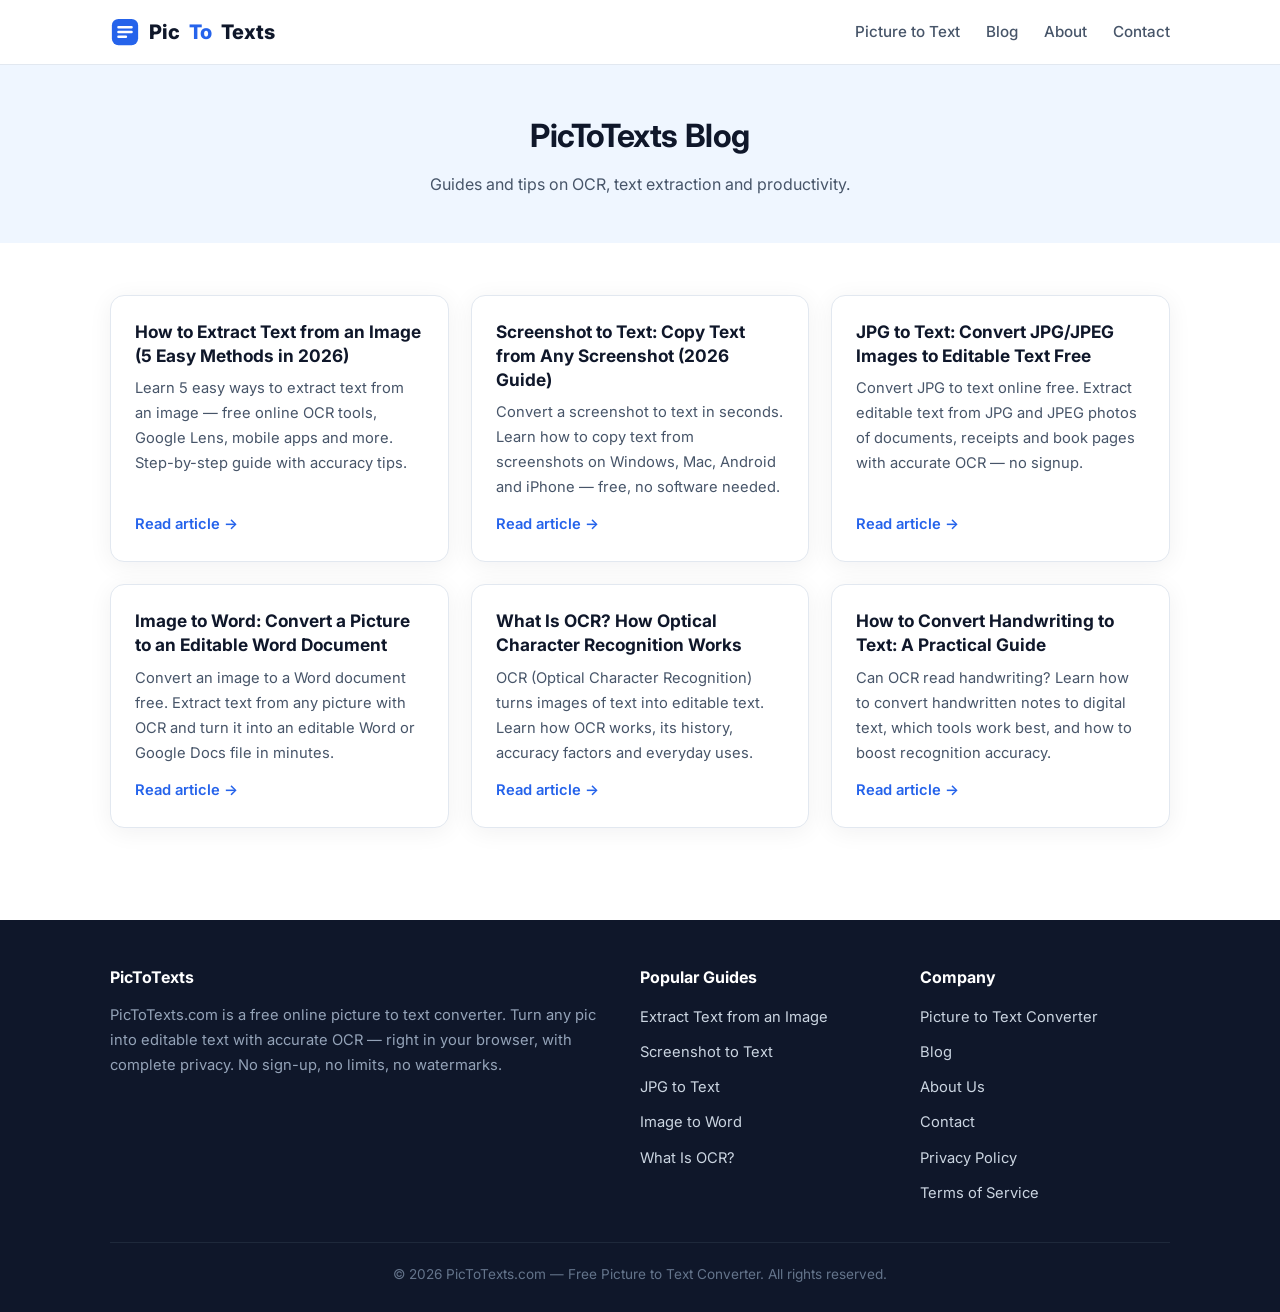
<file: blog/index.html>
<!DOCTYPE html>
<html lang="en">
<head>
<meta charset="UTF-8">
<meta name="viewport" content="width=device-width, initial-scale=1.0">
<title>Blog — OCR Guides & Text Extraction Tips | PicToTexts</title>
<meta name="description" content="Guides and tutorials on OCR, extracting text from images, converting screenshots and JPGs to text, and turning pictures into Word documents.">
<meta name="robots" content="index,follow,max-image-preview:large">
<link rel="canonical" href="https://pictotexts.com/blog/">
<meta name="theme-color" content="#2563eb">
<meta property="og:type" content="website">
<meta property="og:site_name" content="PicToTexts">
<meta property="og:locale" content="en_US">
<meta property="og:title" content="Blog — OCR Guides & Text Extraction Tips | PicToTexts">
<meta property="og:description" content="Guides and tutorials on OCR, extracting text from images, converting screenshots and JPGs to text, and turning pictures into Word documents.">
<meta property="og:url" content="https://pictotexts.com/blog/">
<meta property="og:image" content="https://pictotexts.com/assets/og-image.png">
<meta property="og:image:width" content="1200">
<meta property="og:image:height" content="630">
<meta name="twitter:card" content="summary_large_image">
<meta name="twitter:title" content="Blog — OCR Guides & Text Extraction Tips | PicToTexts">
<meta name="twitter:description" content="Guides and tutorials on OCR, extracting text from images, converting screenshots and JPGs to text, and turning pictures into Word documents.">
<meta name="twitter:image" content="https://pictotexts.com/assets/og-image.png">
<link rel="icon" type="image/svg+xml" href="/favicon.svg">
<link rel="icon" type="image/png" sizes="32x32" href="/favicon-32.png">
<link rel="apple-touch-icon" href="/apple-touch-icon.png">
<link rel="preconnect" href="https://fonts.googleapis.com">
<link rel="preconnect" href="https://fonts.gstatic.com" crossorigin>
<link href="https://fonts.googleapis.com/css2?family=Inter:wght@400;500;600;700;800&display=swap" rel="stylesheet">
<link rel="stylesheet" href="/styles.css">

</head>
<body><header>
<div class="container nav">
<a class="logo" href="/" aria-label="PicToTexts home"><svg viewBox="0 0 32 32" fill="none" xmlns="http://www.w3.org/2000/svg" aria-hidden="true"><rect x="2" y="2" width="28" height="28" rx="7" fill="#2563eb"/><path d="M9 11h14M9 16h14M9 21h8" stroke="#fff" stroke-width="2.6" stroke-linecap="round"/></svg>Pic<span>To</span>Texts</a>
<button class="menu-btn" id="menuBtn" aria-label="Open menu"><svg fill="none" viewBox="0 0 24 24" stroke-width="2"><path stroke-linecap="round" d="M4 6h16M4 12h16M4 18h16"/></svg></button>
<ul class="nav-links" id="navLinks">
<li><a href="/">Picture to Text</a></li>
<li><a href="/blog/">Blog</a></li>
<li><a href="/about">About</a></li>
<li><a href="/contact">Contact</a></li>
</ul>
</div>
</header>
<div class="page-head"><div class="container"><h1>PicToTexts Blog</h1><p>Guides and tips on OCR, text extraction and productivity.</p></div></div>
<section><div class="container">
<div class="blog-grid">
<div class="blog-card">
<h3><a href="/blog/how-to-extract-text-from-image">How to Extract Text from an Image (5 Easy Methods in 2026)</a></h3>
<p>Learn 5 easy ways to extract text from an image — free online OCR tools, Google Lens, mobile apps and more. Step-by-step guide with accuracy tips.</p>
<a class="read" href="/blog/how-to-extract-text-from-image">Read article →</a>
</div>
<div class="blog-card">
<h3><a href="/blog/screenshot-to-text">Screenshot to Text: Copy Text from Any Screenshot (2026 Guide)</a></h3>
<p>Convert a screenshot to text in seconds. Learn how to copy text from screenshots on Windows, Mac, Android and iPhone — free, no software needed.</p>
<a class="read" href="/blog/screenshot-to-text">Read article →</a>
</div>
<div class="blog-card">
<h3><a href="/blog/jpg-to-text">JPG to Text: Convert JPG/JPEG Images to Editable Text Free</a></h3>
<p>Convert JPG to text online free. Extract editable text from JPG and JPEG photos of documents, receipts and book pages with accurate OCR — no signup.</p>
<a class="read" href="/blog/jpg-to-text">Read article →</a>
</div>
<div class="blog-card">
<h3><a href="/blog/image-to-word">Image to Word: Convert a Picture to an Editable Word Document</a></h3>
<p>Convert an image to a Word document free. Extract text from any picture with OCR and turn it into an editable Word or Google Docs file in minutes.</p>
<a class="read" href="/blog/image-to-word">Read article →</a>
</div>
<div class="blog-card">
<h3><a href="/blog/what-is-ocr">What Is OCR? How Optical Character Recognition Works</a></h3>
<p>OCR (Optical Character Recognition) turns images of text into editable text. Learn how OCR works, its history, accuracy factors and everyday uses.</p>
<a class="read" href="/blog/what-is-ocr">Read article →</a>
</div>
<div class="blog-card">
<h3><a href="/blog/convert-handwriting-to-text">How to Convert Handwriting to Text: A Practical Guide</a></h3>
<p>Can OCR read handwriting? Learn how to convert handwritten notes to digital text, which tools work best, and how to boost recognition accuracy.</p>
<a class="read" href="/blog/convert-handwriting-to-text">Read article →</a>
</div>

</div>
</div></section>
<footer>
<div class="container">
<div class="foot-grid">
<div>
<h4>PicToTexts</h4>
<p>PicToTexts.com is a free online picture to text converter. Turn any pic into editable text with accurate OCR — right in your browser, with complete privacy. No sign-up, no limits, no watermarks.</p>
</div>
<div>
<h4>Popular Guides</h4>
<ul>
<li><a href="/blog/how-to-extract-text-from-image">Extract Text from an Image</a></li>
<li><a href="/blog/screenshot-to-text">Screenshot to Text</a></li>
<li><a href="/blog/jpg-to-text">JPG to Text</a></li>
<li><a href="/blog/image-to-word">Image to Word</a></li>
<li><a href="/blog/what-is-ocr">What Is OCR?</a></li>
</ul>
</div>
<div>
<h4>Company</h4>
<ul>
<li><a href="/">Picture to Text Converter</a></li>
<li><a href="/blog/">Blog</a></li>
<li><a href="/about">About Us</a></li>
<li><a href="/contact">Contact</a></li>
<li><a href="/privacy-policy">Privacy Policy</a></li>
<li><a href="/terms">Terms of Service</a></li>
</ul>
</div>
</div>
<div class="foot-bottom">© 2026 PicToTexts.com — Free Picture to Text Converter. All rights reserved.</div>
</div>
</footer>
<script src="/app.js" defer></script>
</body>
</html>
</file>
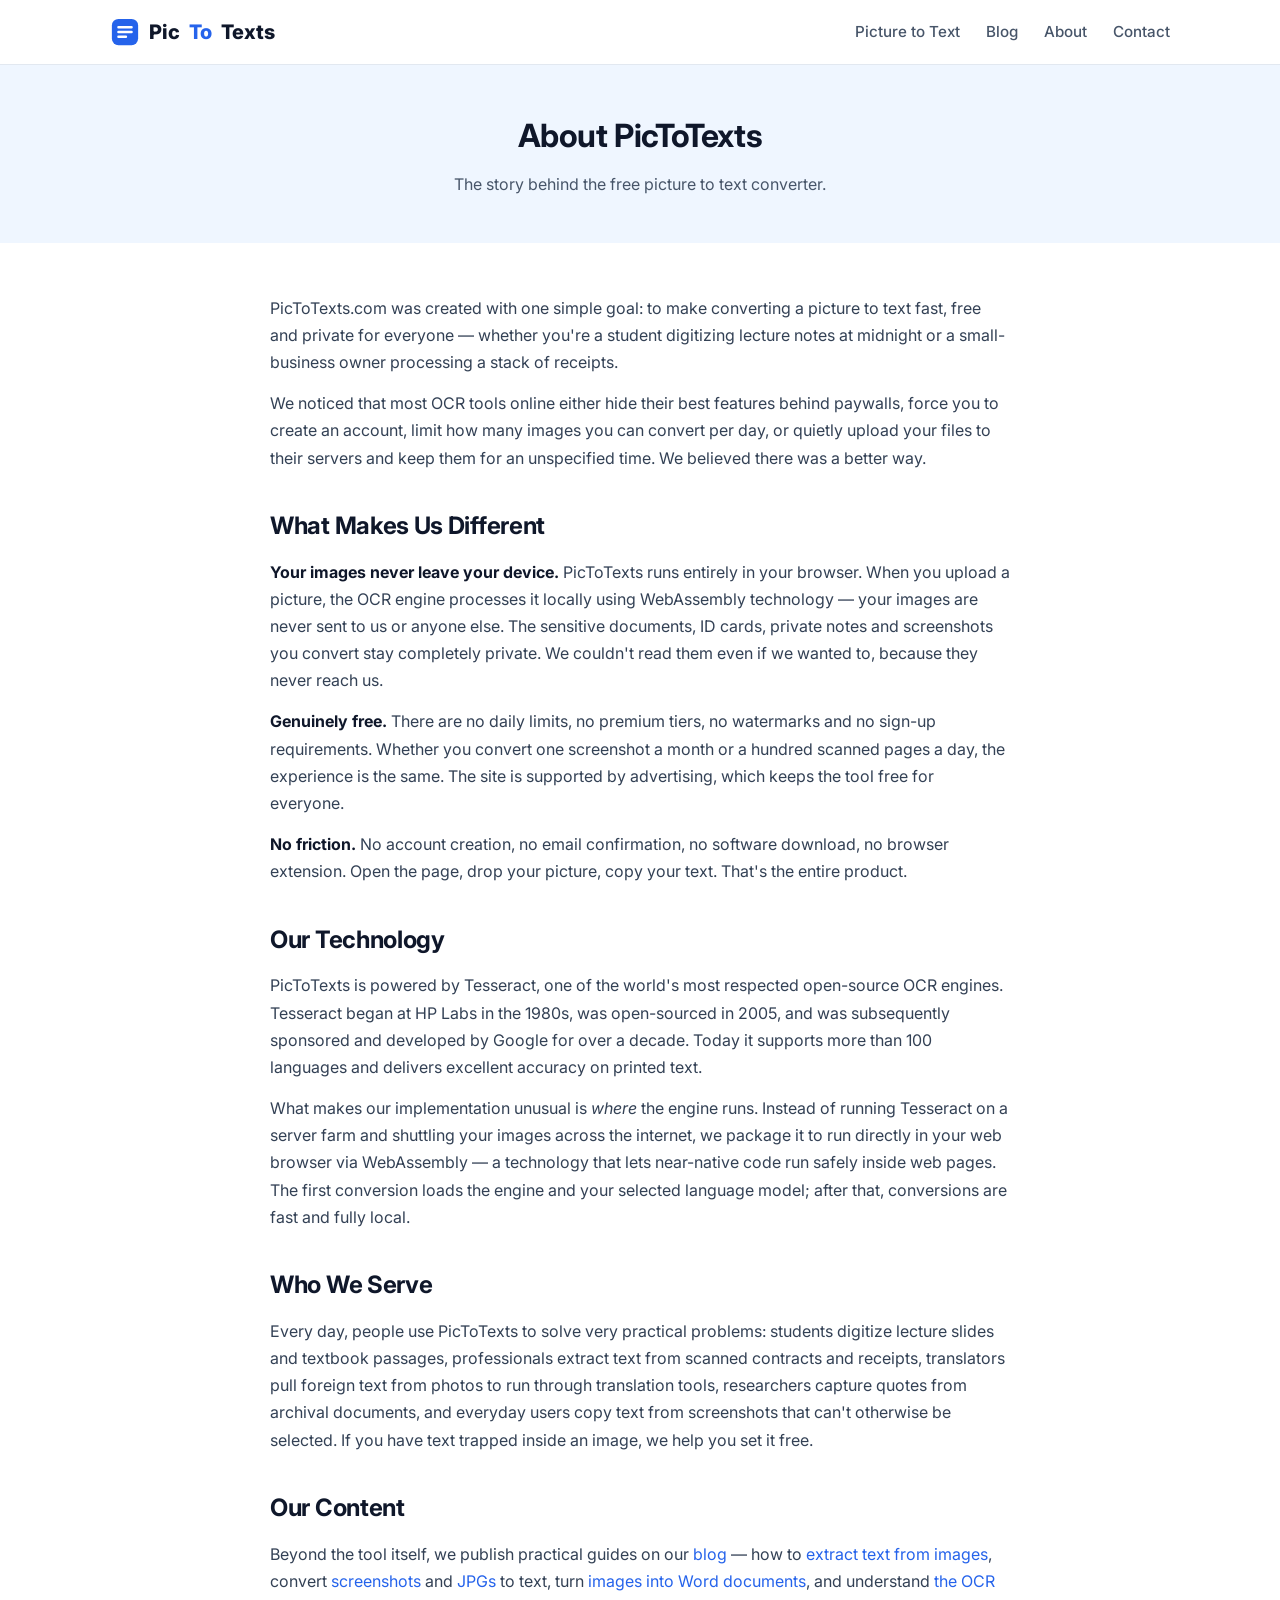
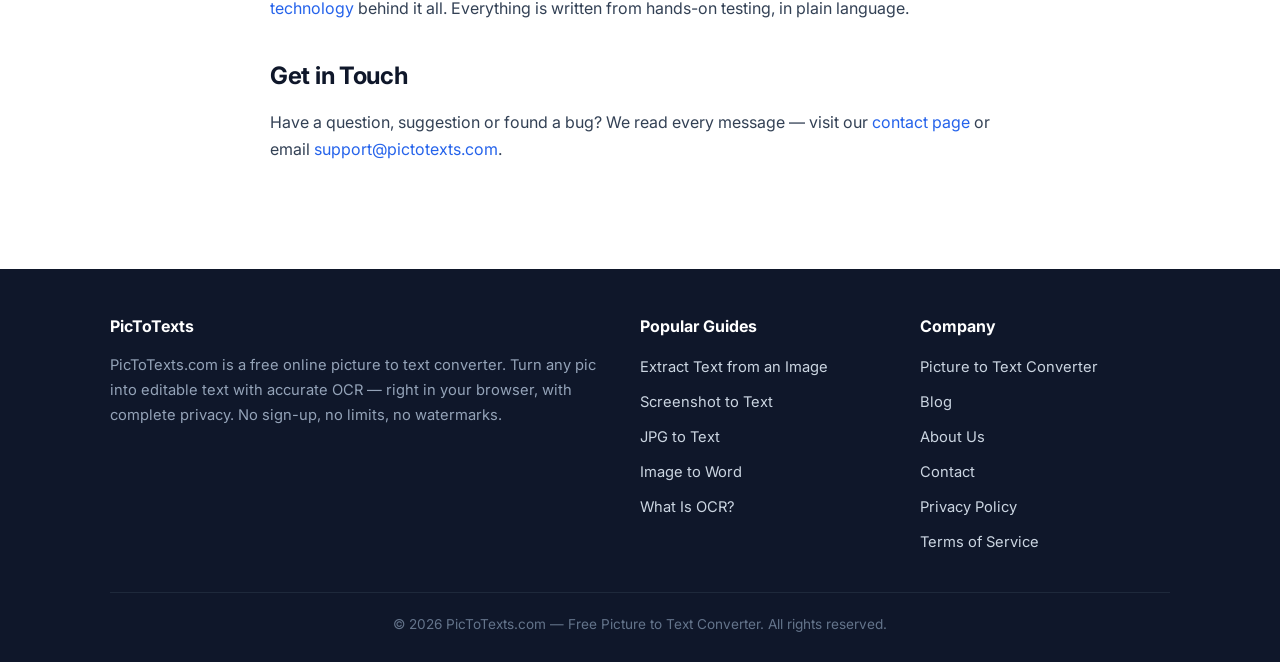
<file: about.html>
<!DOCTYPE html>
<html lang="en">
<head>
<meta charset="UTF-8">
<meta name="viewport" content="width=device-width, initial-scale=1.0">
<title>About Us | PicToTexts — Free Picture to Text Converter</title>
<meta name="description" content="Learn about PicToTexts.com, the free and private picture to text converter that processes your images entirely in your browser using OCR technology.">
<meta name="robots" content="index,follow,max-image-preview:large">
<link rel="canonical" href="https://pictotexts.com/about">
<meta name="theme-color" content="#2563eb">
<meta property="og:type" content="website">
<meta property="og:site_name" content="PicToTexts">
<meta property="og:locale" content="en_US">
<meta property="og:title" content="About Us | PicToTexts — Free Picture to Text Converter">
<meta property="og:description" content="Learn about PicToTexts.com, the free and private picture to text converter that processes your images entirely in your browser using OCR technology.">
<meta property="og:url" content="https://pictotexts.com/about">
<meta property="og:image" content="https://pictotexts.com/assets/og-image.png">
<meta property="og:image:width" content="1200">
<meta property="og:image:height" content="630">
<meta name="twitter:card" content="summary_large_image">
<meta name="twitter:title" content="About Us | PicToTexts — Free Picture to Text Converter">
<meta name="twitter:description" content="Learn about PicToTexts.com, the free and private picture to text converter that processes your images entirely in your browser using OCR technology.">
<meta name="twitter:image" content="https://pictotexts.com/assets/og-image.png">
<link rel="icon" type="image/svg+xml" href="/favicon.svg">
<link rel="icon" type="image/png" sizes="32x32" href="/favicon-32.png">
<link rel="apple-touch-icon" href="/apple-touch-icon.png">
<link rel="preconnect" href="https://fonts.googleapis.com">
<link rel="preconnect" href="https://fonts.gstatic.com" crossorigin>
<link href="https://fonts.googleapis.com/css2?family=Inter:wght@400;500;600;700;800&display=swap" rel="stylesheet">
<link rel="stylesheet" href="/styles.css">

</head>
<body><header>
<div class="container nav">
<a class="logo" href="/" aria-label="PicToTexts home"><svg viewBox="0 0 32 32" fill="none" xmlns="http://www.w3.org/2000/svg" aria-hidden="true"><rect x="2" y="2" width="28" height="28" rx="7" fill="#2563eb"/><path d="M9 11h14M9 16h14M9 21h8" stroke="#fff" stroke-width="2.6" stroke-linecap="round"/></svg>Pic<span>To</span>Texts</a>
<button class="menu-btn" id="menuBtn" aria-label="Open menu"><svg fill="none" viewBox="0 0 24 24" stroke-width="2"><path stroke-linecap="round" d="M4 6h16M4 12h16M4 18h16"/></svg></button>
<ul class="nav-links" id="navLinks">
<li><a href="/">Picture to Text</a></li>
<li><a href="/blog/">Blog</a></li>
<li><a href="/about">About</a></li>
<li><a href="/contact">Contact</a></li>
</ul>
</div>
</header>
<div class="page-head"><div class="container"><h1>About PicToTexts</h1><p>The story behind the free picture to text converter.</p></div></div>
<section><div class="container prose">
<p>PicToTexts.com was created with one simple goal: to make converting a picture to text fast, free and private for everyone — whether you're a student digitizing lecture notes at midnight or a small-business owner processing a stack of receipts.</p>
<p>We noticed that most OCR tools online either hide their best features behind paywalls, force you to create an account, limit how many images you can convert per day, or quietly upload your files to their servers and keep them for an unspecified time. We believed there was a better way.</p>
<h2>What Makes Us Different</h2>
<p><strong>Your images never leave your device.</strong> PicToTexts runs entirely in your browser. When you upload a picture, the OCR engine processes it locally using WebAssembly technology — your images are never sent to us or anyone else. The sensitive documents, ID cards, private notes and screenshots you convert stay completely private. We couldn't read them even if we wanted to, because they never reach us.</p>
<p><strong>Genuinely free.</strong> There are no daily limits, no premium tiers, no watermarks and no sign-up requirements. Whether you convert one screenshot a month or a hundred scanned pages a day, the experience is the same. The site is supported by advertising, which keeps the tool free for everyone.</p>
<p><strong>No friction.</strong> No account creation, no email confirmation, no software download, no browser extension. Open the page, drop your picture, copy your text. That's the entire product.</p>
<h2>Our Technology</h2>
<p>PicToTexts is powered by Tesseract, one of the world's most respected open-source OCR engines. Tesseract began at HP Labs in the 1980s, was open-sourced in 2005, and was subsequently sponsored and developed by Google for over a decade. Today it supports more than 100 languages and delivers excellent accuracy on printed text.</p>
<p>What makes our implementation unusual is <em>where</em> the engine runs. Instead of running Tesseract on a server farm and shuttling your images across the internet, we package it to run directly in your web browser via WebAssembly — a technology that lets near-native code run safely inside web pages. The first conversion loads the engine and your selected language model; after that, conversions are fast and fully local.</p>
<h2>Who We Serve</h2>
<p>Every day, people use PicToTexts to solve very practical problems: students digitize lecture slides and textbook passages, professionals extract text from scanned contracts and receipts, translators pull foreign text from photos to run through translation tools, researchers capture quotes from archival documents, and everyday users copy text from screenshots that can't otherwise be selected. If you have text trapped inside an image, we help you set it free.</p>
<h2>Our Content</h2>
<p>Beyond the tool itself, we publish practical guides on our <a href="/blog/">blog</a> — how to <a href="/blog/how-to-extract-text-from-image">extract text from images</a>, convert <a href="/blog/screenshot-to-text">screenshots</a> and <a href="/blog/jpg-to-text">JPGs</a> to text, turn <a href="/blog/image-to-word">images into Word documents</a>, and understand <a href="/blog/what-is-ocr">the OCR technology</a> behind it all. Everything is written from hands-on testing, in plain language.</p>
<h2>Get in Touch</h2>
<p>Have a question, suggestion or found a bug? We read every message — visit our <a href="/contact">contact page</a> or email <a href="mailto:support@pictotexts.com">support@pictotexts.com</a>.</p>
</div></section>
<footer>
<div class="container">
<div class="foot-grid">
<div>
<h4>PicToTexts</h4>
<p>PicToTexts.com is a free online picture to text converter. Turn any pic into editable text with accurate OCR — right in your browser, with complete privacy. No sign-up, no limits, no watermarks.</p>
</div>
<div>
<h4>Popular Guides</h4>
<ul>
<li><a href="/blog/how-to-extract-text-from-image">Extract Text from an Image</a></li>
<li><a href="/blog/screenshot-to-text">Screenshot to Text</a></li>
<li><a href="/blog/jpg-to-text">JPG to Text</a></li>
<li><a href="/blog/image-to-word">Image to Word</a></li>
<li><a href="/blog/what-is-ocr">What Is OCR?</a></li>
</ul>
</div>
<div>
<h4>Company</h4>
<ul>
<li><a href="/">Picture to Text Converter</a></li>
<li><a href="/blog/">Blog</a></li>
<li><a href="/about">About Us</a></li>
<li><a href="/contact">Contact</a></li>
<li><a href="/privacy-policy">Privacy Policy</a></li>
<li><a href="/terms">Terms of Service</a></li>
</ul>
</div>
</div>
<div class="foot-bottom">© 2026 PicToTexts.com — Free Picture to Text Converter. All rights reserved.</div>
</div>
</footer>
<script src="/app.js" defer></script>
</body>
</html>
</file>
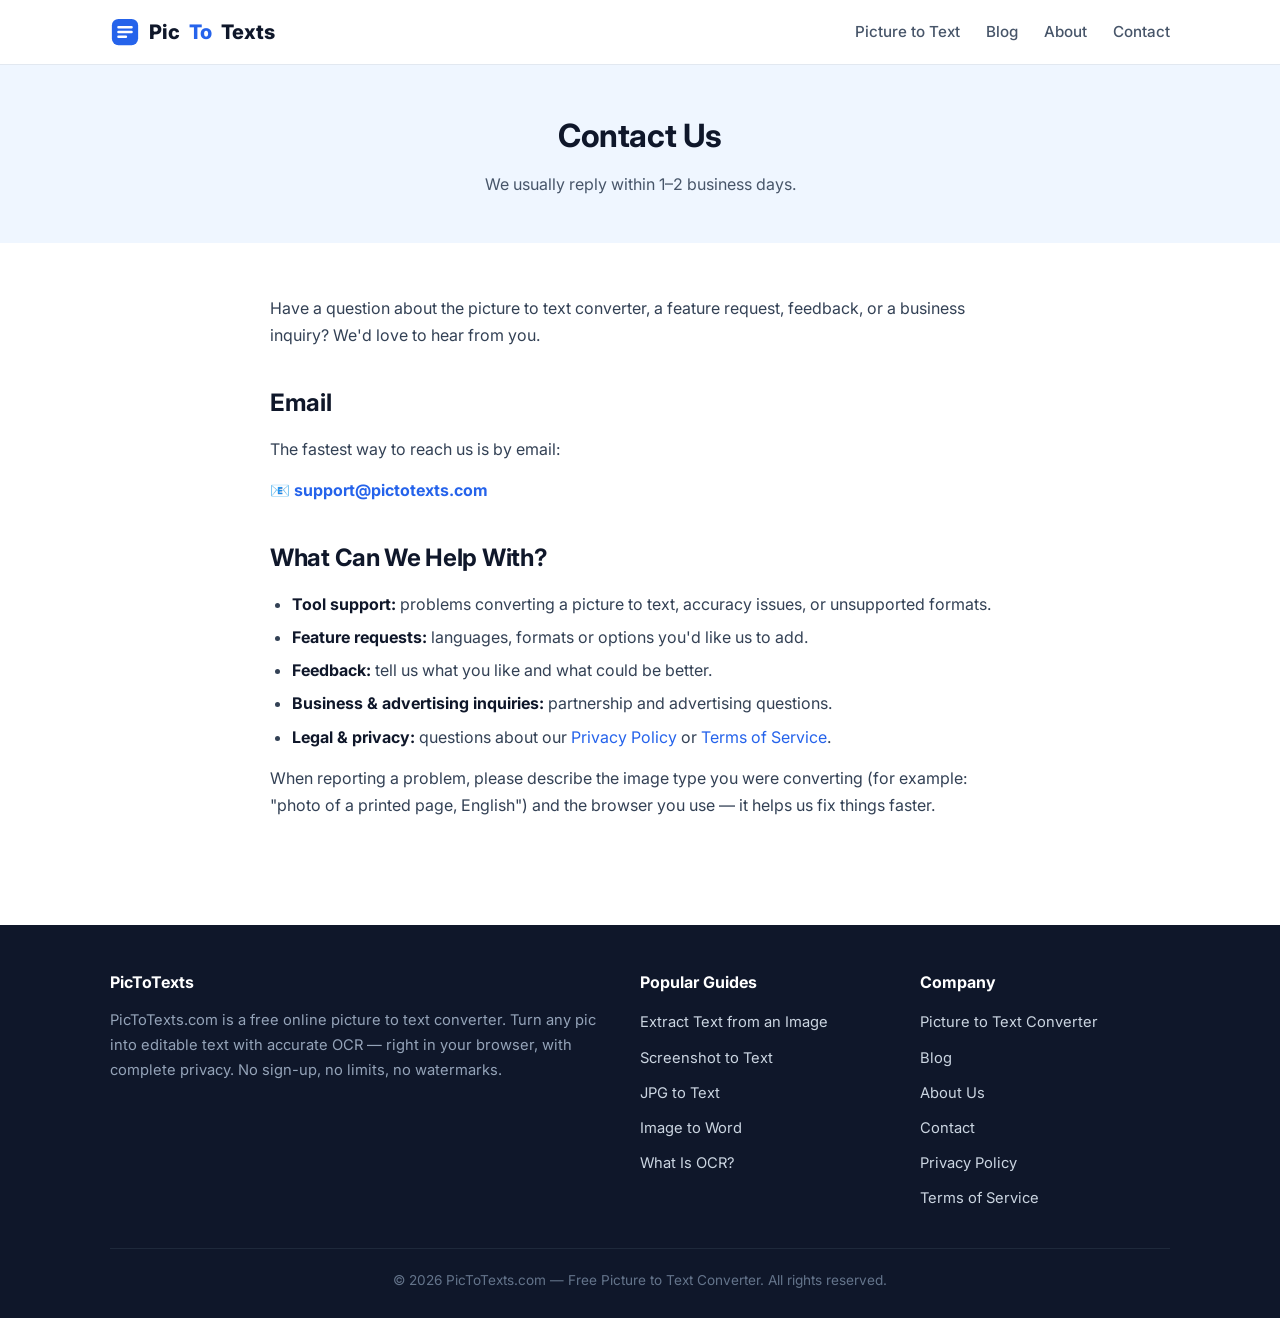
<file: contact.html>
<!DOCTYPE html>
<html lang="en">
<head>
<meta charset="UTF-8">
<meta name="viewport" content="width=device-width, initial-scale=1.0">
<title>Contact Us | PicToTexts</title>
<meta name="description" content="Contact the PicToTexts team with questions, feedback or business inquiries about our free picture to text converter.">
<meta name="robots" content="index,follow,max-image-preview:large">
<link rel="canonical" href="https://pictotexts.com/contact">
<meta name="theme-color" content="#2563eb">
<meta property="og:type" content="website">
<meta property="og:site_name" content="PicToTexts">
<meta property="og:locale" content="en_US">
<meta property="og:title" content="Contact Us | PicToTexts">
<meta property="og:description" content="Contact the PicToTexts team with questions, feedback or business inquiries about our free picture to text converter.">
<meta property="og:url" content="https://pictotexts.com/contact">
<meta property="og:image" content="https://pictotexts.com/assets/og-image.png">
<meta name="twitter:card" content="summary_large_image">
<meta name="twitter:title" content="Contact Us | PicToTexts">
<meta name="twitter:description" content="Contact the PicToTexts team with questions, feedback or business inquiries about our free picture to text converter.">
<meta name="twitter:image" content="https://pictotexts.com/assets/og-image.png">
<link rel="icon" type="image/svg+xml" href="/favicon.svg">
<link rel="icon" type="image/png" sizes="32x32" href="/favicon-32.png">
<link rel="apple-touch-icon" href="/apple-touch-icon.png">
<link rel="preconnect" href="https://fonts.googleapis.com">
<link rel="preconnect" href="https://fonts.gstatic.com" crossorigin>
<link href="https://fonts.googleapis.com/css2?family=Inter:wght@400;500;600;700;800&display=swap" rel="stylesheet">
<link rel="stylesheet" href="/styles.css">

</head>
<body><header>
<div class="container nav">
<a class="logo" href="/" aria-label="PicToTexts home"><svg viewBox="0 0 32 32" fill="none" xmlns="http://www.w3.org/2000/svg" aria-hidden="true"><rect x="2" y="2" width="28" height="28" rx="7" fill="#2563eb"/><path d="M9 11h14M9 16h14M9 21h8" stroke="#fff" stroke-width="2.6" stroke-linecap="round"/></svg>Pic<span>To</span>Texts</a>
<button class="menu-btn" id="menuBtn" aria-label="Open menu"><svg fill="none" viewBox="0 0 24 24" stroke-width="2"><path stroke-linecap="round" d="M4 6h16M4 12h16M4 18h16"/></svg></button>
<ul class="nav-links" id="navLinks">
<li><a href="/">Picture to Text</a></li>
<li><a href="/blog/">Blog</a></li>
<li><a href="/about">About</a></li>
<li><a href="/contact">Contact</a></li>
</ul>
</div>
</header>
<div class="page-head"><div class="container"><h1>Contact Us</h1><p>We usually reply within 1–2 business days.</p></div></div>
<section><div class="container prose">
<p>Have a question about the picture to text converter, a feature request, feedback, or a business inquiry? We'd love to hear from you.</p>
<h2>Email</h2>
<p>The fastest way to reach us is by email:</p>
<p><strong>📧 <a href="mailto:support@pictotexts.com">support@pictotexts.com</a></strong></p>
<h2>What Can We Help With?</h2>
<ul>
<li><strong>Tool support:</strong> problems converting a picture to text, accuracy issues, or unsupported formats.</li>
<li><strong>Feature requests:</strong> languages, formats or options you'd like us to add.</li>
<li><strong>Feedback:</strong> tell us what you like and what could be better.</li>
<li><strong>Business &amp; advertising inquiries:</strong> partnership and advertising questions.</li>
<li><strong>Legal &amp; privacy:</strong> questions about our <a href="/privacy-policy">Privacy Policy</a> or <a href="/terms">Terms of Service</a>.</li>
</ul>
<p>When reporting a problem, please describe the image type you were converting (for example: "photo of a printed page, English") and the browser you use — it helps us fix things faster.</p>
</div></section>
<footer>
<div class="container">
<div class="foot-grid">
<div>
<h4>PicToTexts</h4>
<p>PicToTexts.com is a free online picture to text converter. Turn any pic into editable text with accurate OCR — right in your browser, with complete privacy. No sign-up, no limits, no watermarks.</p>
</div>
<div>
<h4>Popular Guides</h4>
<ul>
<li><a href="/blog/how-to-extract-text-from-image">Extract Text from an Image</a></li>
<li><a href="/blog/screenshot-to-text">Screenshot to Text</a></li>
<li><a href="/blog/jpg-to-text">JPG to Text</a></li>
<li><a href="/blog/image-to-word">Image to Word</a></li>
<li><a href="/blog/what-is-ocr">What Is OCR?</a></li>
</ul>
</div>
<div>
<h4>Company</h4>
<ul>
<li><a href="/">Picture to Text Converter</a></li>
<li><a href="/blog/">Blog</a></li>
<li><a href="/about">About Us</a></li>
<li><a href="/contact">Contact</a></li>
<li><a href="/privacy-policy">Privacy Policy</a></li>
<li><a href="/terms">Terms of Service</a></li>
</ul>
</div>
</div>
<div class="foot-bottom">© 2026 PicToTexts.com — Free Picture to Text Converter. All rights reserved.</div>
</div>
</footer>
<script src="/app.js" defer></script>
</body>
</html>
</file>
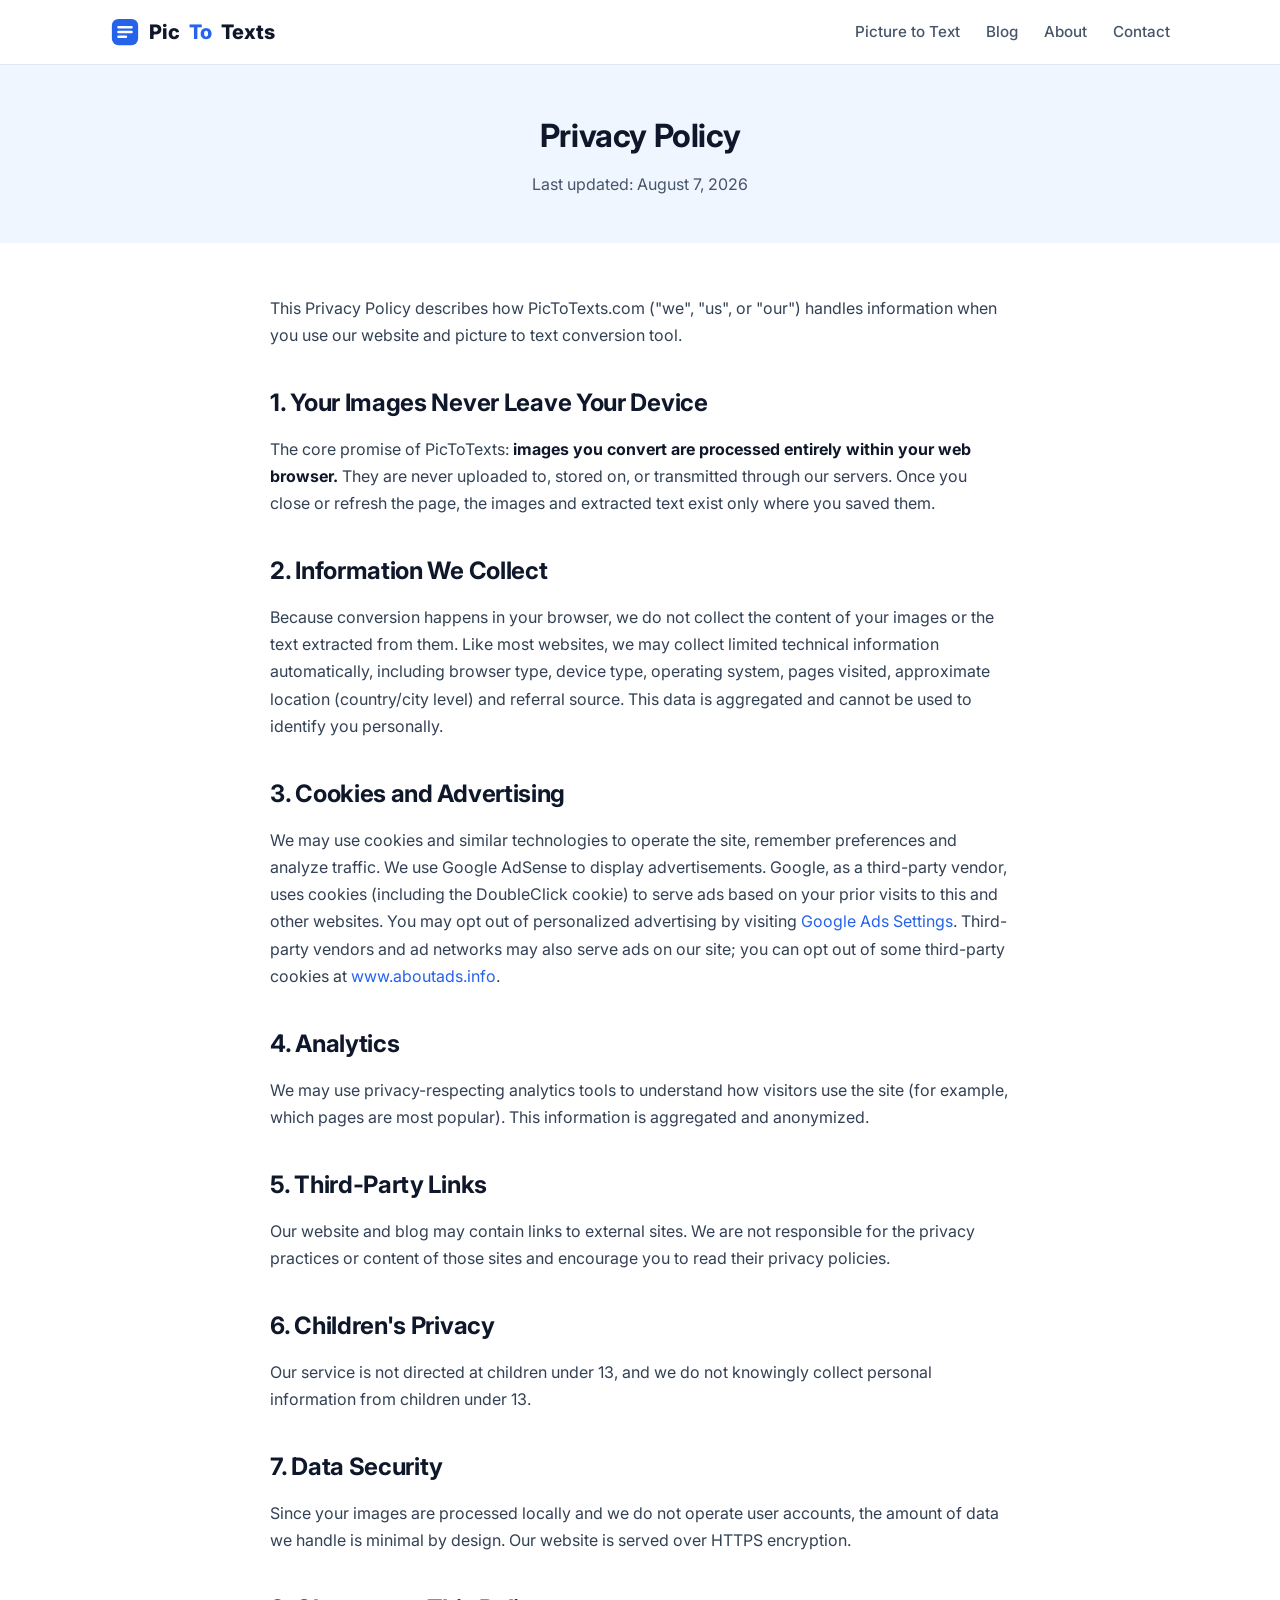
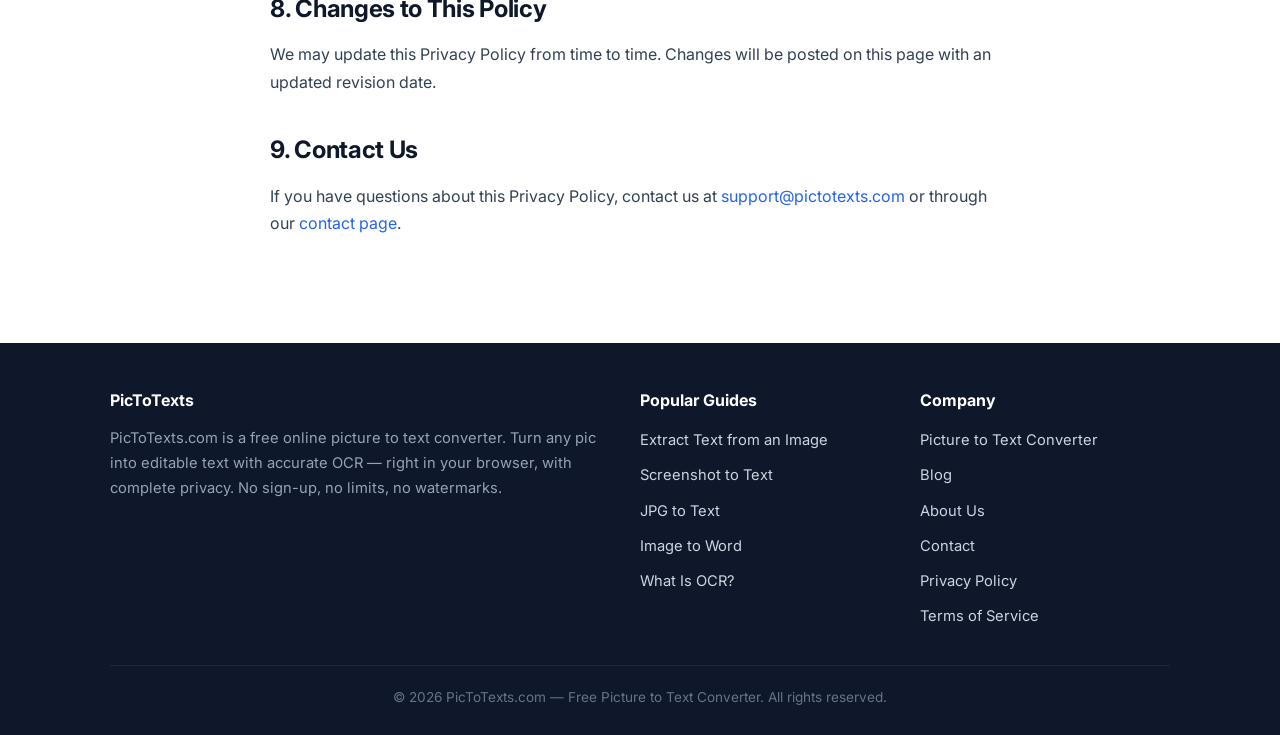
<file: privacy-policy.html>
<!DOCTYPE html>
<html lang="en">
<head>
<meta charset="UTF-8">
<meta name="viewport" content="width=device-width, initial-scale=1.0">
<title>Privacy Policy | PicToTexts</title>
<meta name="description" content="Read the PicToTexts privacy policy. Your images are processed entirely in your browser and never uploaded to our servers.">
<meta name="robots" content="index,follow,max-image-preview:large">
<link rel="canonical" href="https://pictotexts.com/privacy-policy">
<meta name="theme-color" content="#2563eb">
<meta property="og:type" content="website">
<meta property="og:site_name" content="PicToTexts">
<meta property="og:locale" content="en_US">
<meta property="og:title" content="Privacy Policy | PicToTexts">
<meta property="og:description" content="Read the PicToTexts privacy policy. Your images are processed entirely in your browser and never uploaded to our servers.">
<meta property="og:url" content="https://pictotexts.com/privacy-policy">
<meta property="og:image" content="https://pictotexts.com/assets/og-image.png">
<meta name="twitter:card" content="summary_large_image">
<meta name="twitter:title" content="Privacy Policy | PicToTexts">
<meta name="twitter:description" content="Read the PicToTexts privacy policy. Your images are processed entirely in your browser and never uploaded to our servers.">
<meta name="twitter:image" content="https://pictotexts.com/assets/og-image.png">
<link rel="icon" type="image/svg+xml" href="/favicon.svg">
<link rel="icon" type="image/png" sizes="32x32" href="/favicon-32.png">
<link rel="apple-touch-icon" href="/apple-touch-icon.png">
<link rel="preconnect" href="https://fonts.googleapis.com">
<link rel="preconnect" href="https://fonts.gstatic.com" crossorigin>
<link href="https://fonts.googleapis.com/css2?family=Inter:wght@400;500;600;700;800&display=swap" rel="stylesheet">
<link rel="stylesheet" href="/styles.css">

</head>
<body><header>
<div class="container nav">
<a class="logo" href="/" aria-label="PicToTexts home"><svg viewBox="0 0 32 32" fill="none" xmlns="http://www.w3.org/2000/svg" aria-hidden="true"><rect x="2" y="2" width="28" height="28" rx="7" fill="#2563eb"/><path d="M9 11h14M9 16h14M9 21h8" stroke="#fff" stroke-width="2.6" stroke-linecap="round"/></svg>Pic<span>To</span>Texts</a>
<button class="menu-btn" id="menuBtn" aria-label="Open menu"><svg fill="none" viewBox="0 0 24 24" stroke-width="2"><path stroke-linecap="round" d="M4 6h16M4 12h16M4 18h16"/></svg></button>
<ul class="nav-links" id="navLinks">
<li><a href="/">Picture to Text</a></li>
<li><a href="/blog/">Blog</a></li>
<li><a href="/about">About</a></li>
<li><a href="/contact">Contact</a></li>
</ul>
</div>
</header>
<div class="page-head"><div class="container"><h1>Privacy Policy</h1><p>Last updated: August 7, 2026</p></div></div>
<section><div class="container prose">
<p>This Privacy Policy describes how PicToTexts.com ("we", "us", or "our") handles information when you use our website and picture to text conversion tool.</p>
<h2>1. Your Images Never Leave Your Device</h2>
<p>The core promise of PicToTexts: <strong>images you convert are processed entirely within your web browser.</strong> They are never uploaded to, stored on, or transmitted through our servers. Once you close or refresh the page, the images and extracted text exist only where you saved them.</p>
<h2>2. Information We Collect</h2>
<p>Because conversion happens in your browser, we do not collect the content of your images or the text extracted from them. Like most websites, we may collect limited technical information automatically, including browser type, device type, operating system, pages visited, approximate location (country/city level) and referral source. This data is aggregated and cannot be used to identify you personally.</p>
<h2>3. Cookies and Advertising</h2>
<p>We may use cookies and similar technologies to operate the site, remember preferences and analyze traffic. We use Google AdSense to display advertisements. Google, as a third-party vendor, uses cookies (including the DoubleClick cookie) to serve ads based on your prior visits to this and other websites. You may opt out of personalized advertising by visiting <a href="https://adssettings.google.com" rel="nofollow noopener" target="_blank">Google Ads Settings</a>. Third-party vendors and ad networks may also serve ads on our site; you can opt out of some third-party cookies at <a href="https://www.aboutads.info" rel="nofollow noopener" target="_blank">www.aboutads.info</a>.</p>
<h2>4. Analytics</h2>
<p>We may use privacy-respecting analytics tools to understand how visitors use the site (for example, which pages are most popular). This information is aggregated and anonymized.</p>
<h2>5. Third-Party Links</h2>
<p>Our website and blog may contain links to external sites. We are not responsible for the privacy practices or content of those sites and encourage you to read their privacy policies.</p>
<h2>6. Children's Privacy</h2>
<p>Our service is not directed at children under 13, and we do not knowingly collect personal information from children under 13.</p>
<h2>7. Data Security</h2>
<p>Since your images are processed locally and we do not operate user accounts, the amount of data we handle is minimal by design. Our website is served over HTTPS encryption.</p>
<h2>8. Changes to This Policy</h2>
<p>We may update this Privacy Policy from time to time. Changes will be posted on this page with an updated revision date.</p>
<h2>9. Contact Us</h2>
<p>If you have questions about this Privacy Policy, contact us at <a href="mailto:support@pictotexts.com">support@pictotexts.com</a> or through our <a href="/contact">contact page</a>.</p>
</div></section>
<footer>
<div class="container">
<div class="foot-grid">
<div>
<h4>PicToTexts</h4>
<p>PicToTexts.com is a free online picture to text converter. Turn any pic into editable text with accurate OCR — right in your browser, with complete privacy. No sign-up, no limits, no watermarks.</p>
</div>
<div>
<h4>Popular Guides</h4>
<ul>
<li><a href="/blog/how-to-extract-text-from-image">Extract Text from an Image</a></li>
<li><a href="/blog/screenshot-to-text">Screenshot to Text</a></li>
<li><a href="/blog/jpg-to-text">JPG to Text</a></li>
<li><a href="/blog/image-to-word">Image to Word</a></li>
<li><a href="/blog/what-is-ocr">What Is OCR?</a></li>
</ul>
</div>
<div>
<h4>Company</h4>
<ul>
<li><a href="/">Picture to Text Converter</a></li>
<li><a href="/blog/">Blog</a></li>
<li><a href="/about">About Us</a></li>
<li><a href="/contact">Contact</a></li>
<li><a href="/privacy-policy">Privacy Policy</a></li>
<li><a href="/terms">Terms of Service</a></li>
</ul>
</div>
</div>
<div class="foot-bottom">© 2026 PicToTexts.com — Free Picture to Text Converter. All rights reserved.</div>
</div>
</footer>
<script src="/app.js" defer></script>
</body>
</html>
</file>
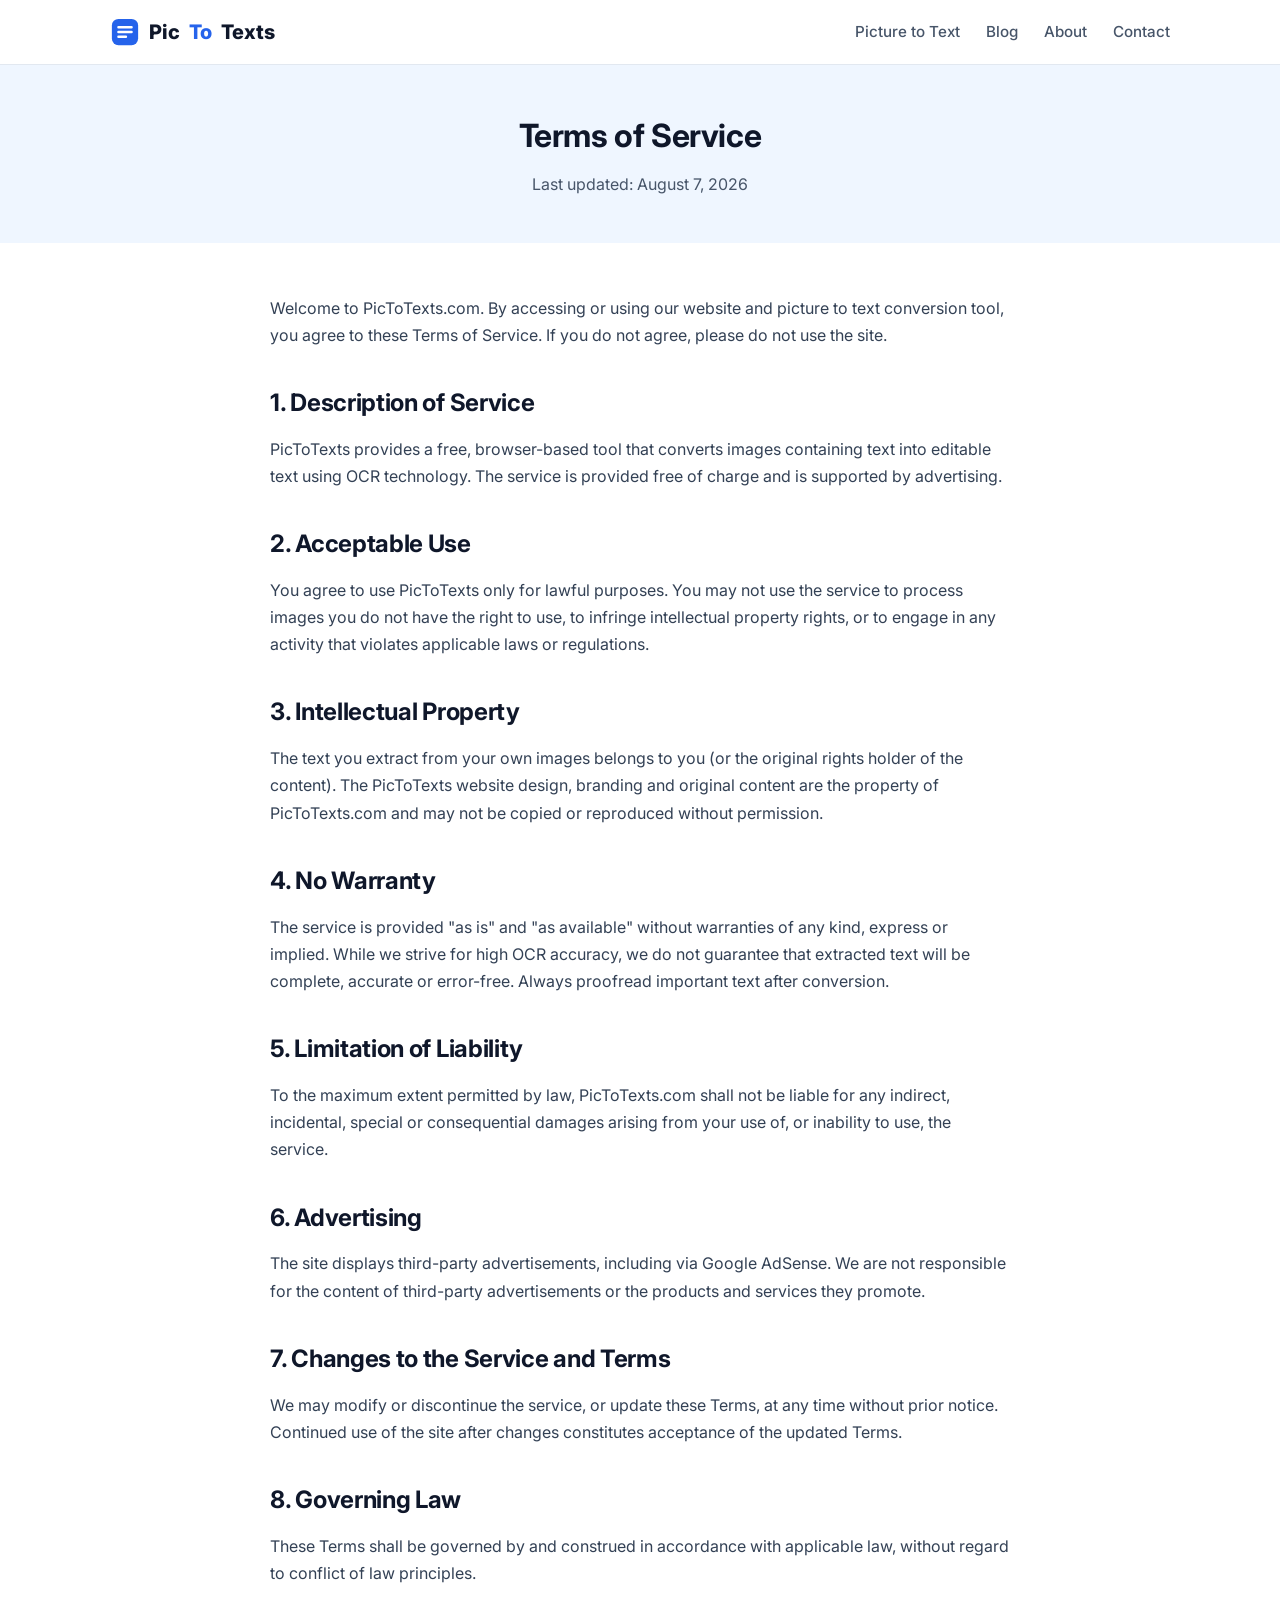
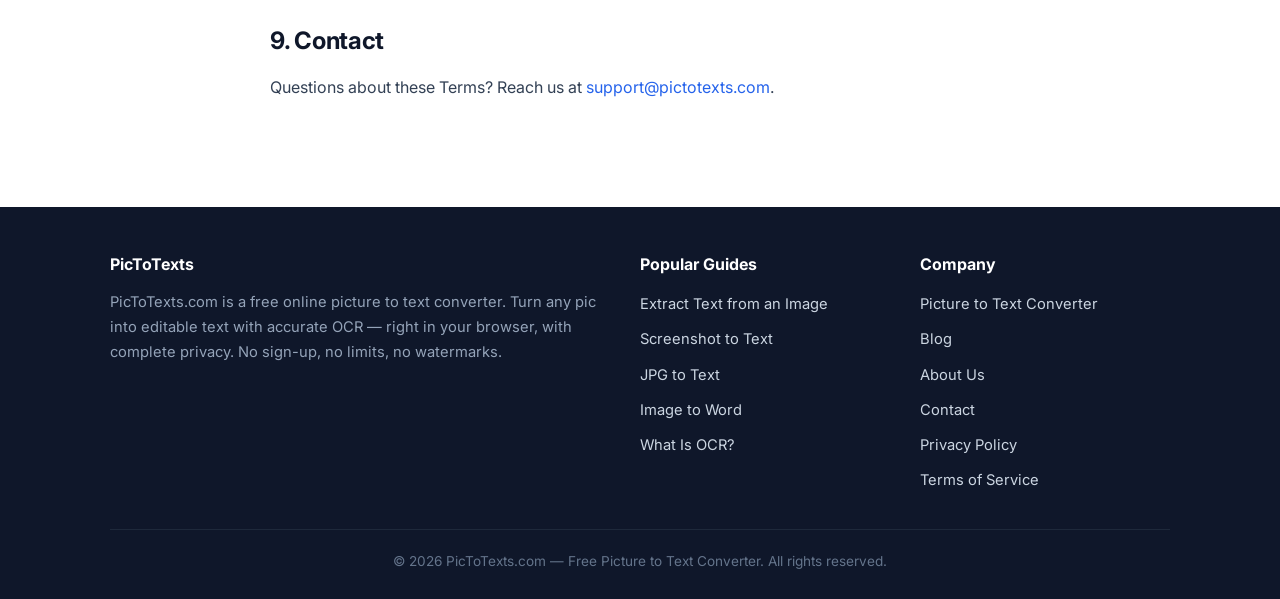
<file: terms.html>
<!DOCTYPE html>
<html lang="en">
<head>
<meta charset="UTF-8">
<meta name="viewport" content="width=device-width, initial-scale=1.0">
<title>Terms of Service | PicToTexts</title>
<meta name="description" content="Read the Terms of Service for using PicToTexts.com, the free online picture to text converter.">
<meta name="robots" content="index,follow,max-image-preview:large">
<link rel="canonical" href="https://pictotexts.com/terms">
<meta name="theme-color" content="#2563eb">
<meta property="og:type" content="website">
<meta property="og:site_name" content="PicToTexts">
<meta property="og:locale" content="en_US">
<meta property="og:title" content="Terms of Service | PicToTexts">
<meta property="og:description" content="Read the Terms of Service for using PicToTexts.com, the free online picture to text converter.">
<meta property="og:url" content="https://pictotexts.com/terms">
<meta property="og:image" content="https://pictotexts.com/assets/og-image.png">
<meta name="twitter:card" content="summary_large_image">
<meta name="twitter:title" content="Terms of Service | PicToTexts">
<meta name="twitter:description" content="Read the Terms of Service for using PicToTexts.com, the free online picture to text converter.">
<meta name="twitter:image" content="https://pictotexts.com/assets/og-image.png">
<link rel="icon" type="image/svg+xml" href="/favicon.svg">
<link rel="icon" type="image/png" sizes="32x32" href="/favicon-32.png">
<link rel="apple-touch-icon" href="/apple-touch-icon.png">
<link rel="preconnect" href="https://fonts.googleapis.com">
<link rel="preconnect" href="https://fonts.gstatic.com" crossorigin>
<link href="https://fonts.googleapis.com/css2?family=Inter:wght@400;500;600;700;800&display=swap" rel="stylesheet">
<link rel="stylesheet" href="/styles.css">

</head>
<body><header>
<div class="container nav">
<a class="logo" href="/" aria-label="PicToTexts home"><svg viewBox="0 0 32 32" fill="none" xmlns="http://www.w3.org/2000/svg" aria-hidden="true"><rect x="2" y="2" width="28" height="28" rx="7" fill="#2563eb"/><path d="M9 11h14M9 16h14M9 21h8" stroke="#fff" stroke-width="2.6" stroke-linecap="round"/></svg>Pic<span>To</span>Texts</a>
<button class="menu-btn" id="menuBtn" aria-label="Open menu"><svg fill="none" viewBox="0 0 24 24" stroke-width="2"><path stroke-linecap="round" d="M4 6h16M4 12h16M4 18h16"/></svg></button>
<ul class="nav-links" id="navLinks">
<li><a href="/">Picture to Text</a></li>
<li><a href="/blog/">Blog</a></li>
<li><a href="/about">About</a></li>
<li><a href="/contact">Contact</a></li>
</ul>
</div>
</header>
<div class="page-head"><div class="container"><h1>Terms of Service</h1><p>Last updated: August 7, 2026</p></div></div>
<section><div class="container prose">
<p>Welcome to PicToTexts.com. By accessing or using our website and picture to text conversion tool, you agree to these Terms of Service. If you do not agree, please do not use the site.</p>
<h2>1. Description of Service</h2>
<p>PicToTexts provides a free, browser-based tool that converts images containing text into editable text using OCR technology. The service is provided free of charge and is supported by advertising.</p>
<h2>2. Acceptable Use</h2>
<p>You agree to use PicToTexts only for lawful purposes. You may not use the service to process images you do not have the right to use, to infringe intellectual property rights, or to engage in any activity that violates applicable laws or regulations.</p>
<h2>3. Intellectual Property</h2>
<p>The text you extract from your own images belongs to you (or the original rights holder of the content). The PicToTexts website design, branding and original content are the property of PicToTexts.com and may not be copied or reproduced without permission.</p>
<h2>4. No Warranty</h2>
<p>The service is provided "as is" and "as available" without warranties of any kind, express or implied. While we strive for high OCR accuracy, we do not guarantee that extracted text will be complete, accurate or error-free. Always proofread important text after conversion.</p>
<h2>5. Limitation of Liability</h2>
<p>To the maximum extent permitted by law, PicToTexts.com shall not be liable for any indirect, incidental, special or consequential damages arising from your use of, or inability to use, the service.</p>
<h2>6. Advertising</h2>
<p>The site displays third-party advertisements, including via Google AdSense. We are not responsible for the content of third-party advertisements or the products and services they promote.</p>
<h2>7. Changes to the Service and Terms</h2>
<p>We may modify or discontinue the service, or update these Terms, at any time without prior notice. Continued use of the site after changes constitutes acceptance of the updated Terms.</p>
<h2>8. Governing Law</h2>
<p>These Terms shall be governed by and construed in accordance with applicable law, without regard to conflict of law principles.</p>
<h2>9. Contact</h2>
<p>Questions about these Terms? Reach us at <a href="mailto:support@pictotexts.com">support@pictotexts.com</a>.</p>
</div></section>
<footer>
<div class="container">
<div class="foot-grid">
<div>
<h4>PicToTexts</h4>
<p>PicToTexts.com is a free online picture to text converter. Turn any pic into editable text with accurate OCR — right in your browser, with complete privacy. No sign-up, no limits, no watermarks.</p>
</div>
<div>
<h4>Popular Guides</h4>
<ul>
<li><a href="/blog/how-to-extract-text-from-image">Extract Text from an Image</a></li>
<li><a href="/blog/screenshot-to-text">Screenshot to Text</a></li>
<li><a href="/blog/jpg-to-text">JPG to Text</a></li>
<li><a href="/blog/image-to-word">Image to Word</a></li>
<li><a href="/blog/what-is-ocr">What Is OCR?</a></li>
</ul>
</div>
<div>
<h4>Company</h4>
<ul>
<li><a href="/">Picture to Text Converter</a></li>
<li><a href="/blog/">Blog</a></li>
<li><a href="/about">About Us</a></li>
<li><a href="/contact">Contact</a></li>
<li><a href="/privacy-policy">Privacy Policy</a></li>
<li><a href="/terms">Terms of Service</a></li>
</ul>
</div>
</div>
<div class="foot-bottom">© 2026 PicToTexts.com — Free Picture to Text Converter. All rights reserved.</div>
</div>
</footer>
<script src="/app.js" defer></script>
</body>
</html>
</file>
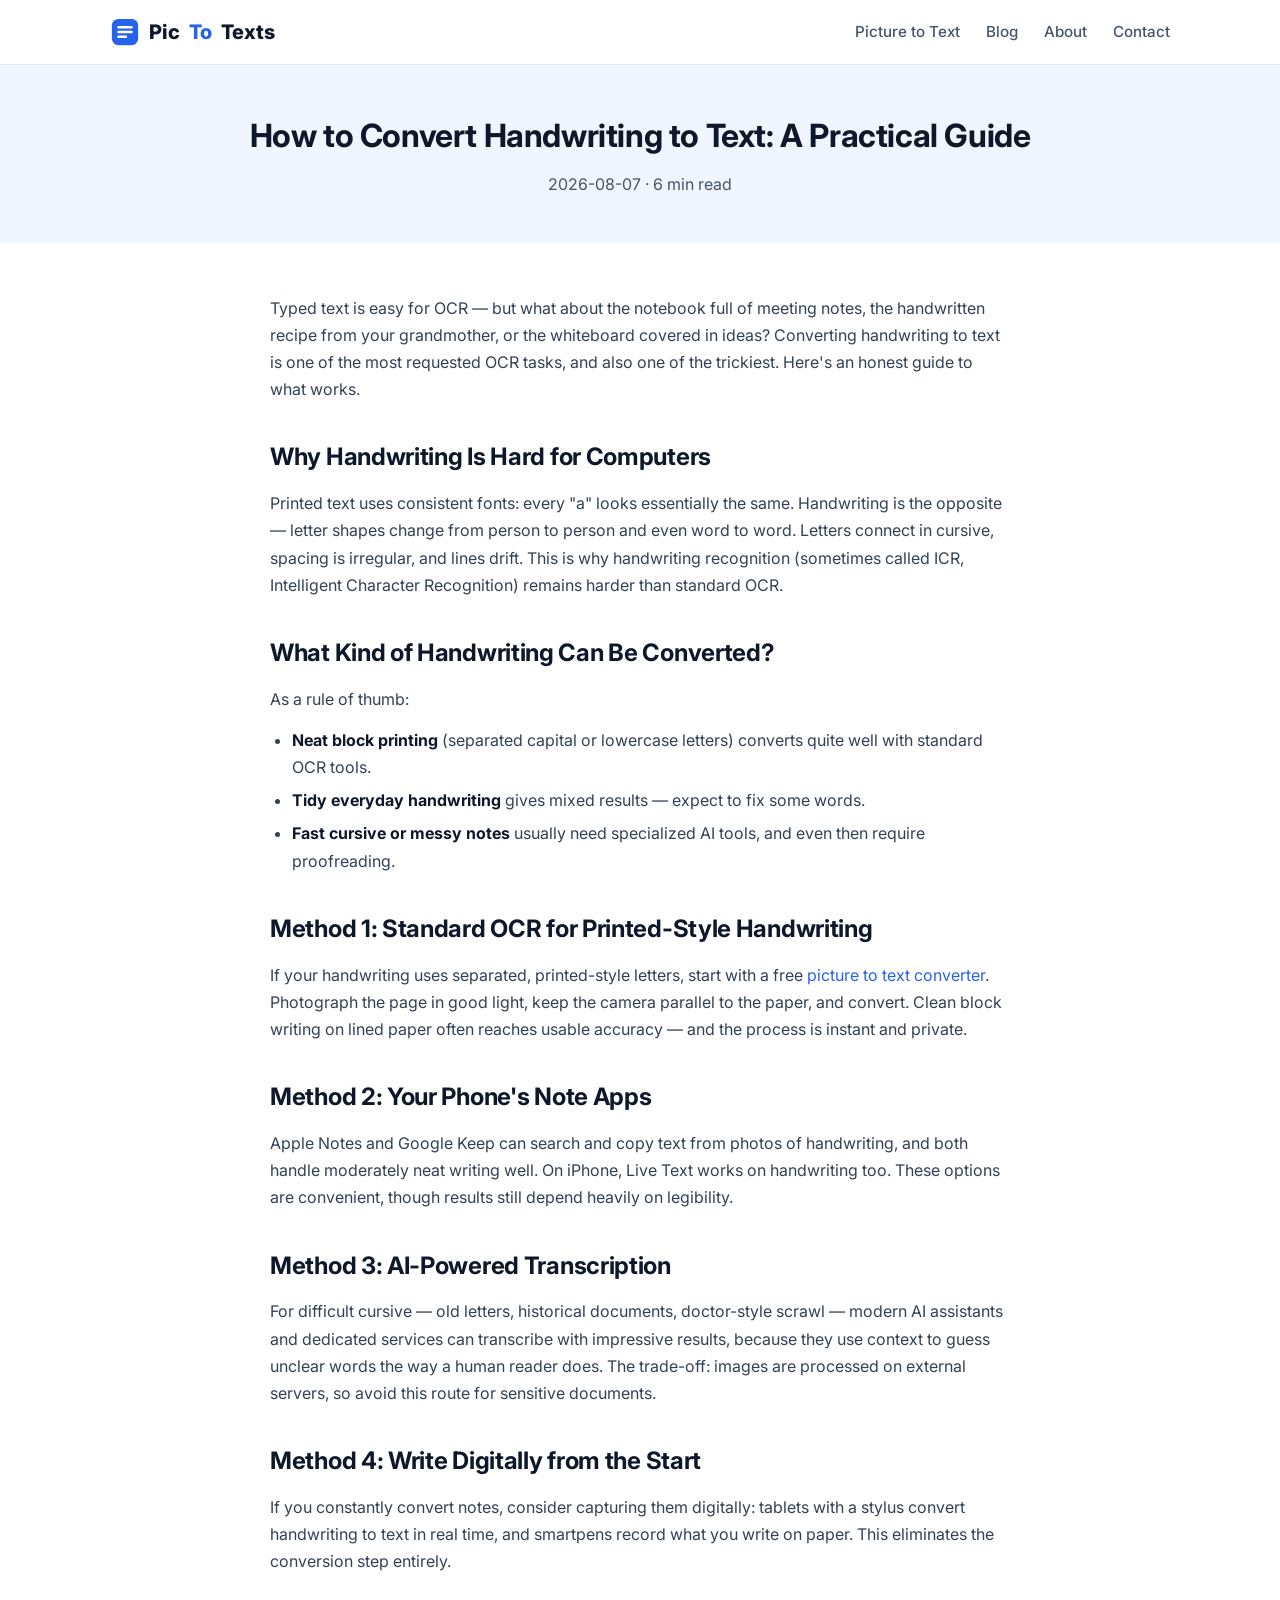
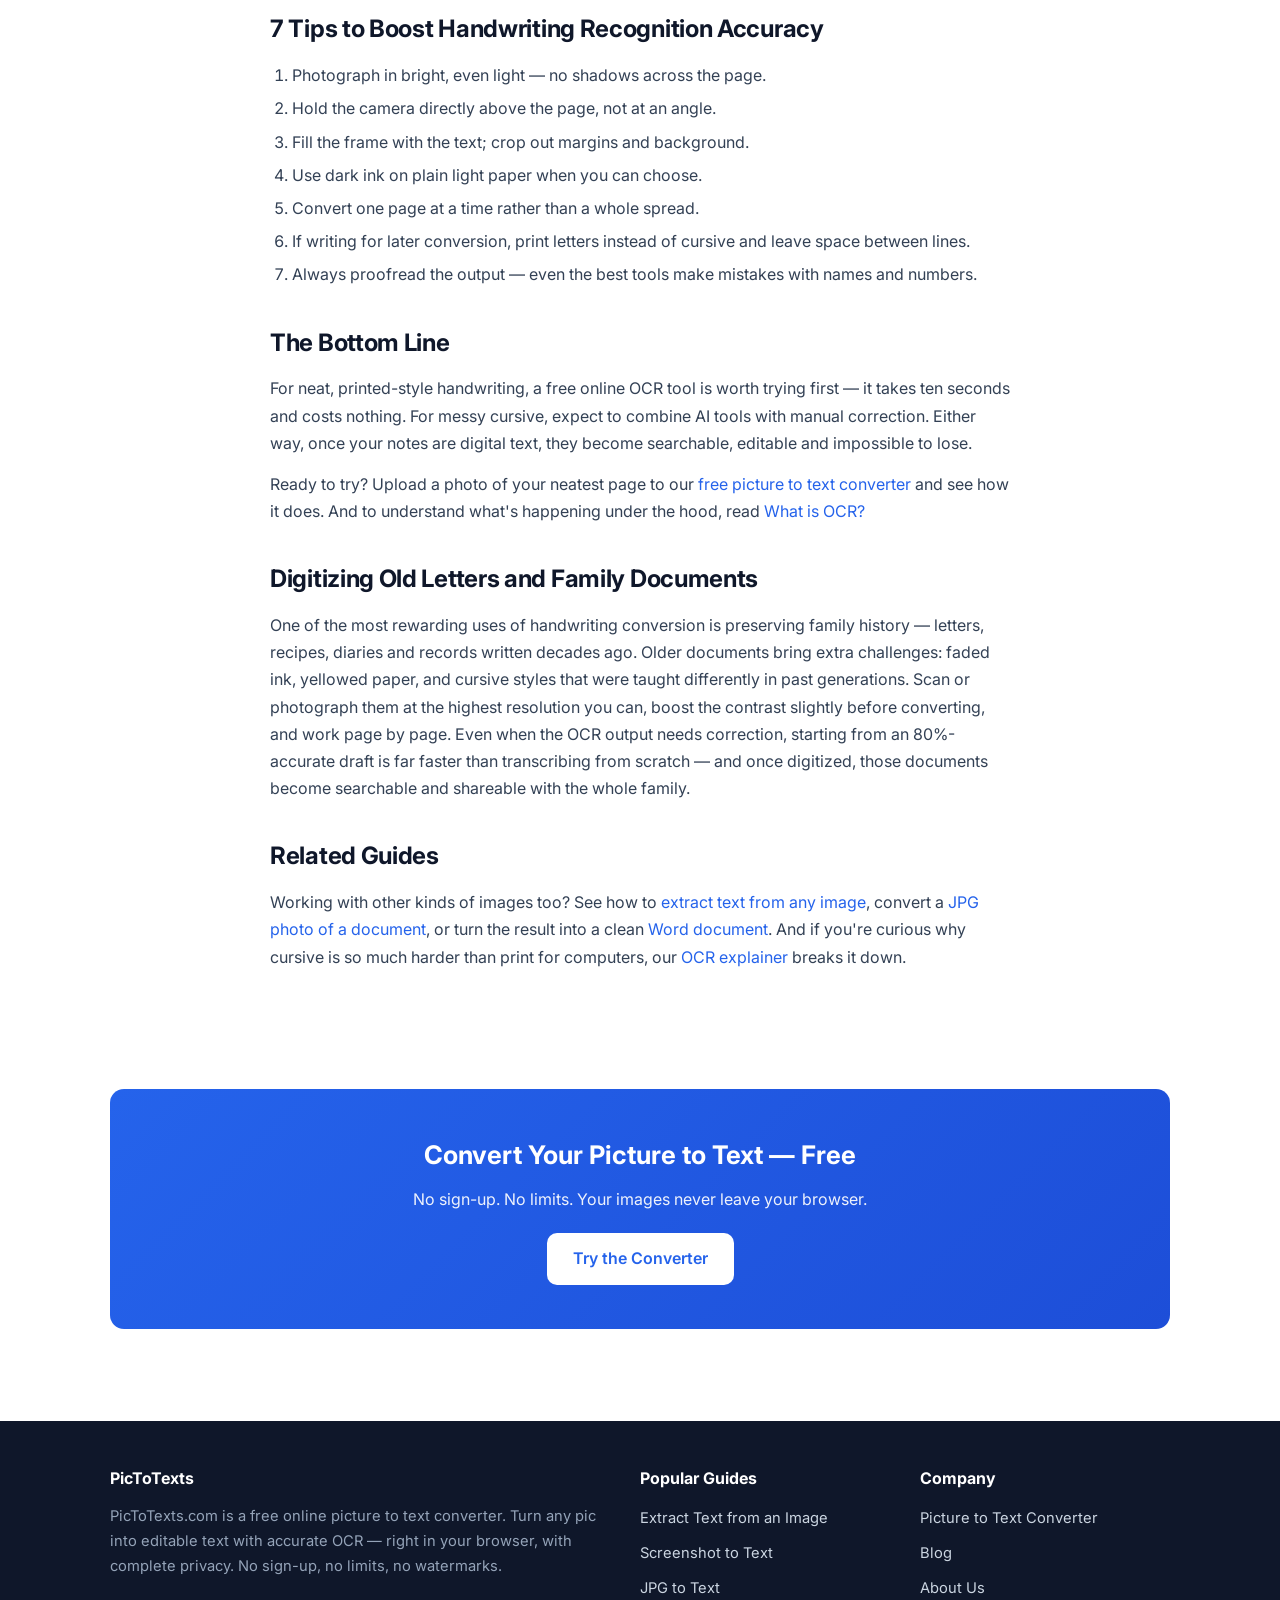
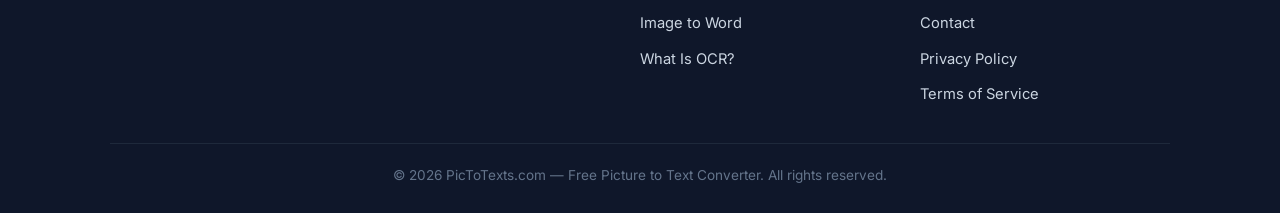
<file: blog/convert-handwriting-to-text.html>
<!DOCTYPE html>
<html lang="en">
<head>
<meta charset="UTF-8">
<meta name="viewport" content="width=device-width, initial-scale=1.0">
<title>How to Convert Handwriting to Text: A Practical Guide | PicToTexts</title>
<meta name="description" content="Can OCR read handwriting? Learn how to convert handwritten notes to digital text, which tools work best, and how to boost recognition accuracy.">
<meta name="robots" content="index,follow,max-image-preview:large">
<link rel="canonical" href="https://pictotexts.com/blog/convert-handwriting-to-text">
<meta name="theme-color" content="#2563eb">
<meta property="og:type" content="article">
<meta property="og:site_name" content="PicToTexts">
<meta property="og:locale" content="en_US">
<meta property="og:title" content="How to Convert Handwriting to Text: A Practical Guide | PicToTexts">
<meta property="og:description" content="Can OCR read handwriting? Learn how to convert handwritten notes to digital text, which tools work best, and how to boost recognition accuracy.">
<meta property="og:url" content="https://pictotexts.com/blog/convert-handwriting-to-text">
<meta property="og:image" content="https://pictotexts.com/assets/og-image.png">
<meta name="twitter:card" content="summary_large_image">
<meta name="twitter:title" content="How to Convert Handwriting to Text: A Practical Guide | PicToTexts">
<meta name="twitter:description" content="Can OCR read handwriting? Learn how to convert handwritten notes to digital text, which tools work best, and how to boost recognition accuracy.">
<meta name="twitter:image" content="https://pictotexts.com/assets/og-image.png">
<link rel="icon" type="image/svg+xml" href="/favicon.svg">
<link rel="icon" type="image/png" sizes="32x32" href="/favicon-32.png">
<link rel="apple-touch-icon" href="/apple-touch-icon.png">
<link rel="preconnect" href="https://fonts.googleapis.com">
<link rel="preconnect" href="https://fonts.gstatic.com" crossorigin>
<link href="https://fonts.googleapis.com/css2?family=Inter:wght@400;500;600;700;800&display=swap" rel="stylesheet">
<link rel="stylesheet" href="/styles.css">
<script type="application/ld+json">{"@context": "https://schema.org", "@type": "Article", "headline": "How to Convert Handwriting to Text: A Practical Guide", "description": "Can OCR read handwriting? Learn how to convert handwritten notes to digital text, which tools work best, and how to boost recognition accuracy.", "author": {"@type": "Organization", "name": "PicToTexts"}, "publisher": {"@type": "Organization", "name": "PicToTexts", "logo": {"@type": "ImageObject", "url": "https://pictotexts.com/assets/og-image.png"}}, "datePublished": "2026-08-07", "dateModified": "2026-08-08", "mainEntityOfPage": "https://pictotexts.com/blog/convert-handwriting-to-text", "image": "https://pictotexts.com/assets/og-image.png"}</script>
<script type="application/ld+json">{"@context": "https://schema.org", "@type": "BreadcrumbList", "itemListElement": [{"@type": "ListItem", "position": 1, "name": "Home", "item": "https://pictotexts.com/"}, {"@type": "ListItem", "position": 2, "name": "Blog", "item": "https://pictotexts.com/blog/"}, {"@type": "ListItem", "position": 3, "name": "How to Convert Handwriting to Text: A Practical Guide", "item": "https://pictotexts.com/blog/convert-handwriting-to-text"}]}</script>
</head>
<body><header>
<div class="container nav">
<a class="logo" href="/" aria-label="PicToTexts home"><svg viewBox="0 0 32 32" fill="none" xmlns="http://www.w3.org/2000/svg" aria-hidden="true"><rect x="2" y="2" width="28" height="28" rx="7" fill="#2563eb"/><path d="M9 11h14M9 16h14M9 21h8" stroke="#fff" stroke-width="2.6" stroke-linecap="round"/></svg>Pic<span>To</span>Texts</a>
<button class="menu-btn" id="menuBtn" aria-label="Open menu"><svg fill="none" viewBox="0 0 24 24" stroke-width="2"><path stroke-linecap="round" d="M4 6h16M4 12h16M4 18h16"/></svg></button>
<ul class="nav-links" id="navLinks">
<li><a href="/">Picture to Text</a></li>
<li><a href="/blog/">Blog</a></li>
<li><a href="/about">About</a></li>
<li><a href="/contact">Contact</a></li>
</ul>
</div>
</header>
<div class="page-head"><div class="container"><h1>How to Convert Handwriting to Text: A Practical Guide</h1><p>2026-08-07 · 6 min read</p></div></div>
<section><div class="container prose">

<p>Typed text is easy for OCR — but what about the notebook full of meeting notes, the handwritten recipe from your grandmother, or the whiteboard covered in ideas? Converting handwriting to text is one of the most requested OCR tasks, and also one of the trickiest. Here's an honest guide to what works.</p>
<h2>Why Handwriting Is Hard for Computers</h2>
<p>Printed text uses consistent fonts: every "a" looks essentially the same. Handwriting is the opposite — letter shapes change from person to person and even word to word. Letters connect in cursive, spacing is irregular, and lines drift. This is why handwriting recognition (sometimes called ICR, Intelligent Character Recognition) remains harder than standard OCR.</p>
<h2>What Kind of Handwriting Can Be Converted?</h2>
<p>As a rule of thumb:</p>
<ul>
<li><strong>Neat block printing</strong> (separated capital or lowercase letters) converts quite well with standard OCR tools.</li>
<li><strong>Tidy everyday handwriting</strong> gives mixed results — expect to fix some words.</li>
<li><strong>Fast cursive or messy notes</strong> usually need specialized AI tools, and even then require proofreading.</li>
</ul>
<h2>Method 1: Standard OCR for Printed-Style Handwriting</h2>
<p>If your handwriting uses separated, printed-style letters, start with a free <a href="/">picture to text converter</a>. Photograph the page in good light, keep the camera parallel to the paper, and convert. Clean block writing on lined paper often reaches usable accuracy — and the process is instant and private.</p>
<h2>Method 2: Your Phone's Note Apps</h2>
<p>Apple Notes and Google Keep can search and copy text from photos of handwriting, and both handle moderately neat writing well. On iPhone, Live Text works on handwriting too. These options are convenient, though results still depend heavily on legibility.</p>
<h2>Method 3: AI-Powered Transcription</h2>
<p>For difficult cursive — old letters, historical documents, doctor-style scrawl — modern AI assistants and dedicated services can transcribe with impressive results, because they use context to guess unclear words the way a human reader does. The trade-off: images are processed on external servers, so avoid this route for sensitive documents.</p>
<h2>Method 4: Write Digitally from the Start</h2>
<p>If you constantly convert notes, consider capturing them digitally: tablets with a stylus convert handwriting to text in real time, and smartpens record what you write on paper. This eliminates the conversion step entirely.</p>
<h2>7 Tips to Boost Handwriting Recognition Accuracy</h2>
<ol>
<li>Photograph in bright, even light — no shadows across the page.</li>
<li>Hold the camera directly above the page, not at an angle.</li>
<li>Fill the frame with the text; crop out margins and background.</li>
<li>Use dark ink on plain light paper when you can choose.</li>
<li>Convert one page at a time rather than a whole spread.</li>
<li>If writing for later conversion, print letters instead of cursive and leave space between lines.</li>
<li>Always proofread the output — even the best tools make mistakes with names and numbers.</li>
</ol>
<h2>The Bottom Line</h2>
<p>For neat, printed-style handwriting, a free online OCR tool is worth trying first — it takes ten seconds and costs nothing. For messy cursive, expect to combine AI tools with manual correction. Either way, once your notes are digital text, they become searchable, editable and impossible to lose.</p>
<p>Ready to try? Upload a photo of your neatest page to our <a href="/">free picture to text converter</a> and see how it does. And to understand what's happening under the hood, read <a href="/blog/what-is-ocr">What is OCR?</a></p>


<h2>Digitizing Old Letters and Family Documents</h2>
<p>One of the most rewarding uses of handwriting conversion is preserving family history — letters, recipes, diaries and records written decades ago. Older documents bring extra challenges: faded ink, yellowed paper, and cursive styles that were taught differently in past generations. Scan or photograph them at the highest resolution you can, boost the contrast slightly before converting, and work page by page. Even when the OCR output needs correction, starting from an 80%-accurate draft is far faster than transcribing from scratch — and once digitized, those documents become searchable and shareable with the whole family.</p>
<h2>Related Guides</h2>
<p>Working with other kinds of images too? See how to <a href="/blog/how-to-extract-text-from-image">extract text from any image</a>, convert a <a href="/blog/jpg-to-text">JPG photo of a document</a>, or turn the result into a clean <a href="/blog/image-to-word">Word document</a>. And if you're curious why cursive is so much harder than print for computers, our <a href="/blog/what-is-ocr">OCR explainer</a> breaks it down.</p>
</div></section>
<section><div class="container"><div class="cta">
<h2>Convert Your Picture to Text — Free</h2>
<p>No sign-up. No limits. Your images never leave your browser.</p>
<a class="btn" href="/">Try the Converter</a>
</div></div></section>
<footer>
<div class="container">
<div class="foot-grid">
<div>
<h4>PicToTexts</h4>
<p>PicToTexts.com is a free online picture to text converter. Turn any pic into editable text with accurate OCR — right in your browser, with complete privacy. No sign-up, no limits, no watermarks.</p>
</div>
<div>
<h4>Popular Guides</h4>
<ul>
<li><a href="/blog/how-to-extract-text-from-image">Extract Text from an Image</a></li>
<li><a href="/blog/screenshot-to-text">Screenshot to Text</a></li>
<li><a href="/blog/jpg-to-text">JPG to Text</a></li>
<li><a href="/blog/image-to-word">Image to Word</a></li>
<li><a href="/blog/what-is-ocr">What Is OCR?</a></li>
</ul>
</div>
<div>
<h4>Company</h4>
<ul>
<li><a href="/">Picture to Text Converter</a></li>
<li><a href="/blog/">Blog</a></li>
<li><a href="/about">About Us</a></li>
<li><a href="/contact">Contact</a></li>
<li><a href="/privacy-policy">Privacy Policy</a></li>
<li><a href="/terms">Terms of Service</a></li>
</ul>
</div>
</div>
<div class="foot-bottom">© 2026 PicToTexts.com — Free Picture to Text Converter. All rights reserved.</div>
</div>
</footer>
<script src="/app.js" defer></script>
</body>
</html>
</file>
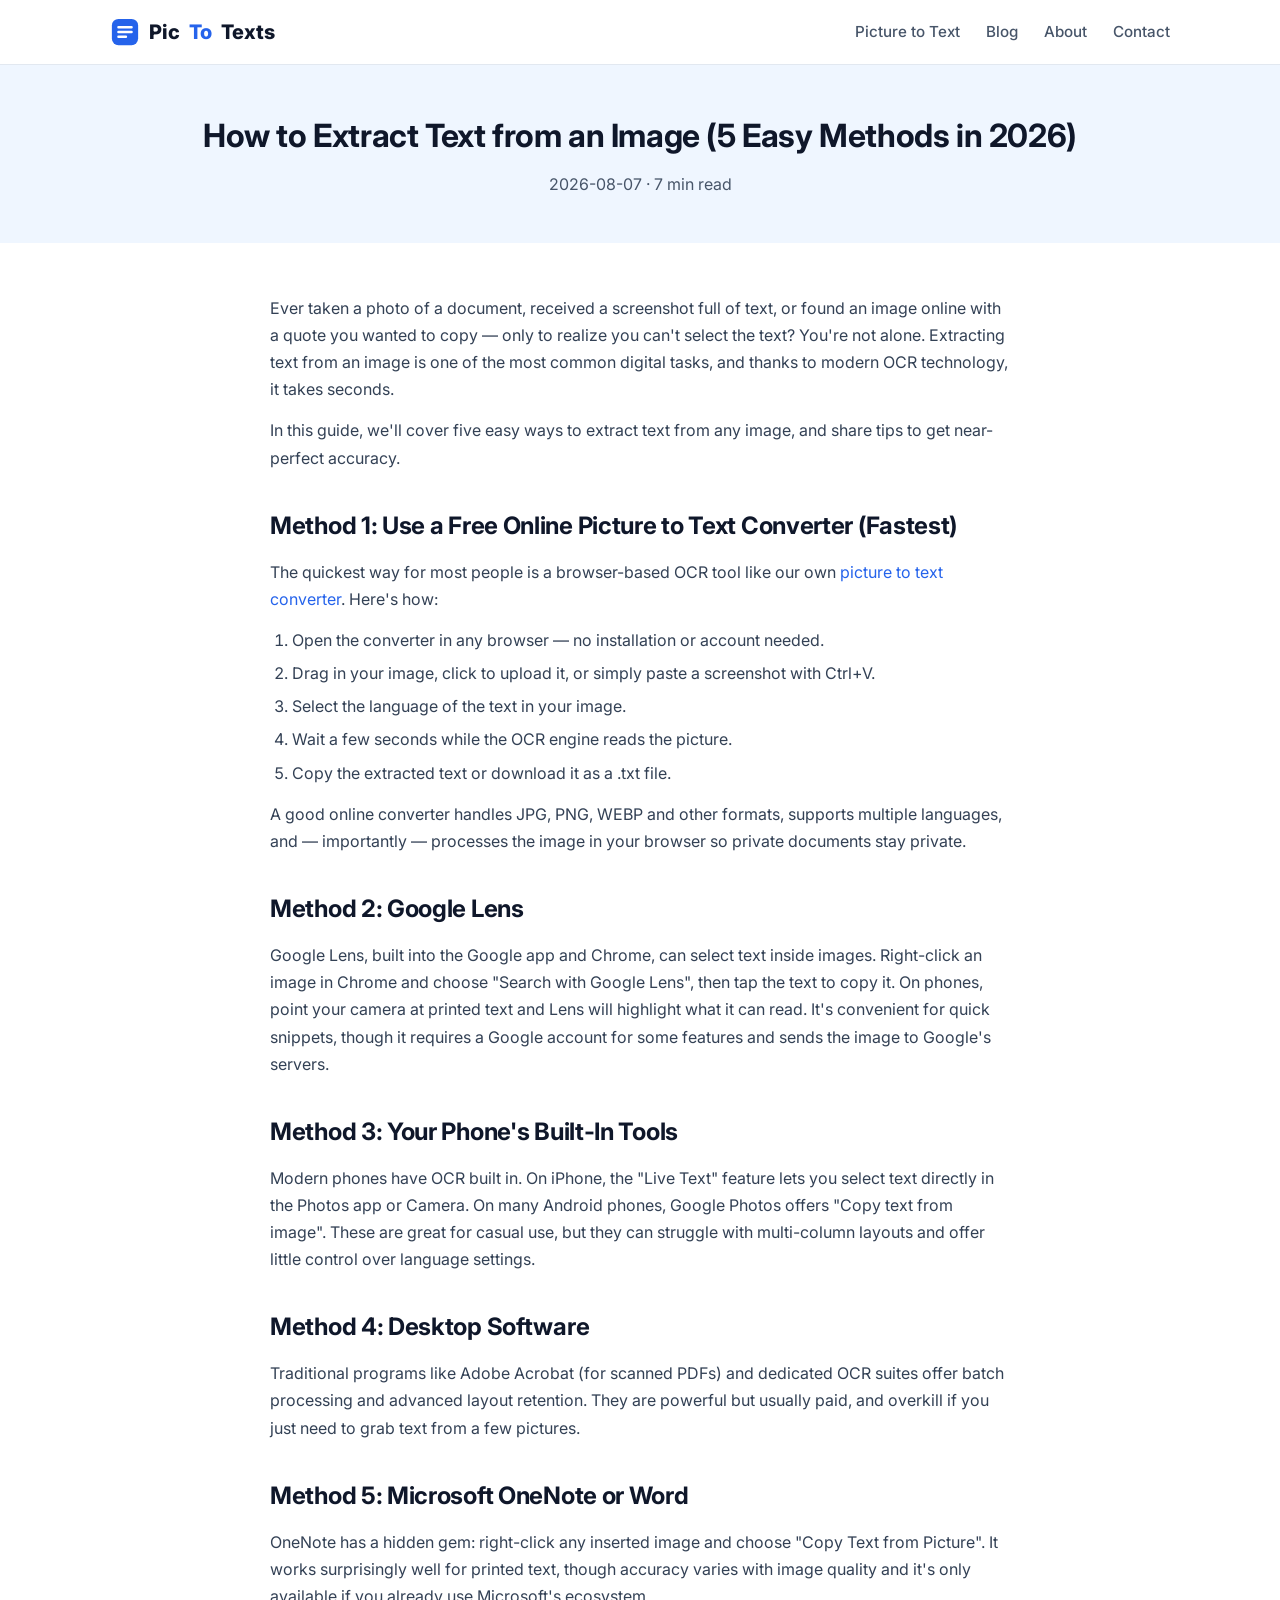
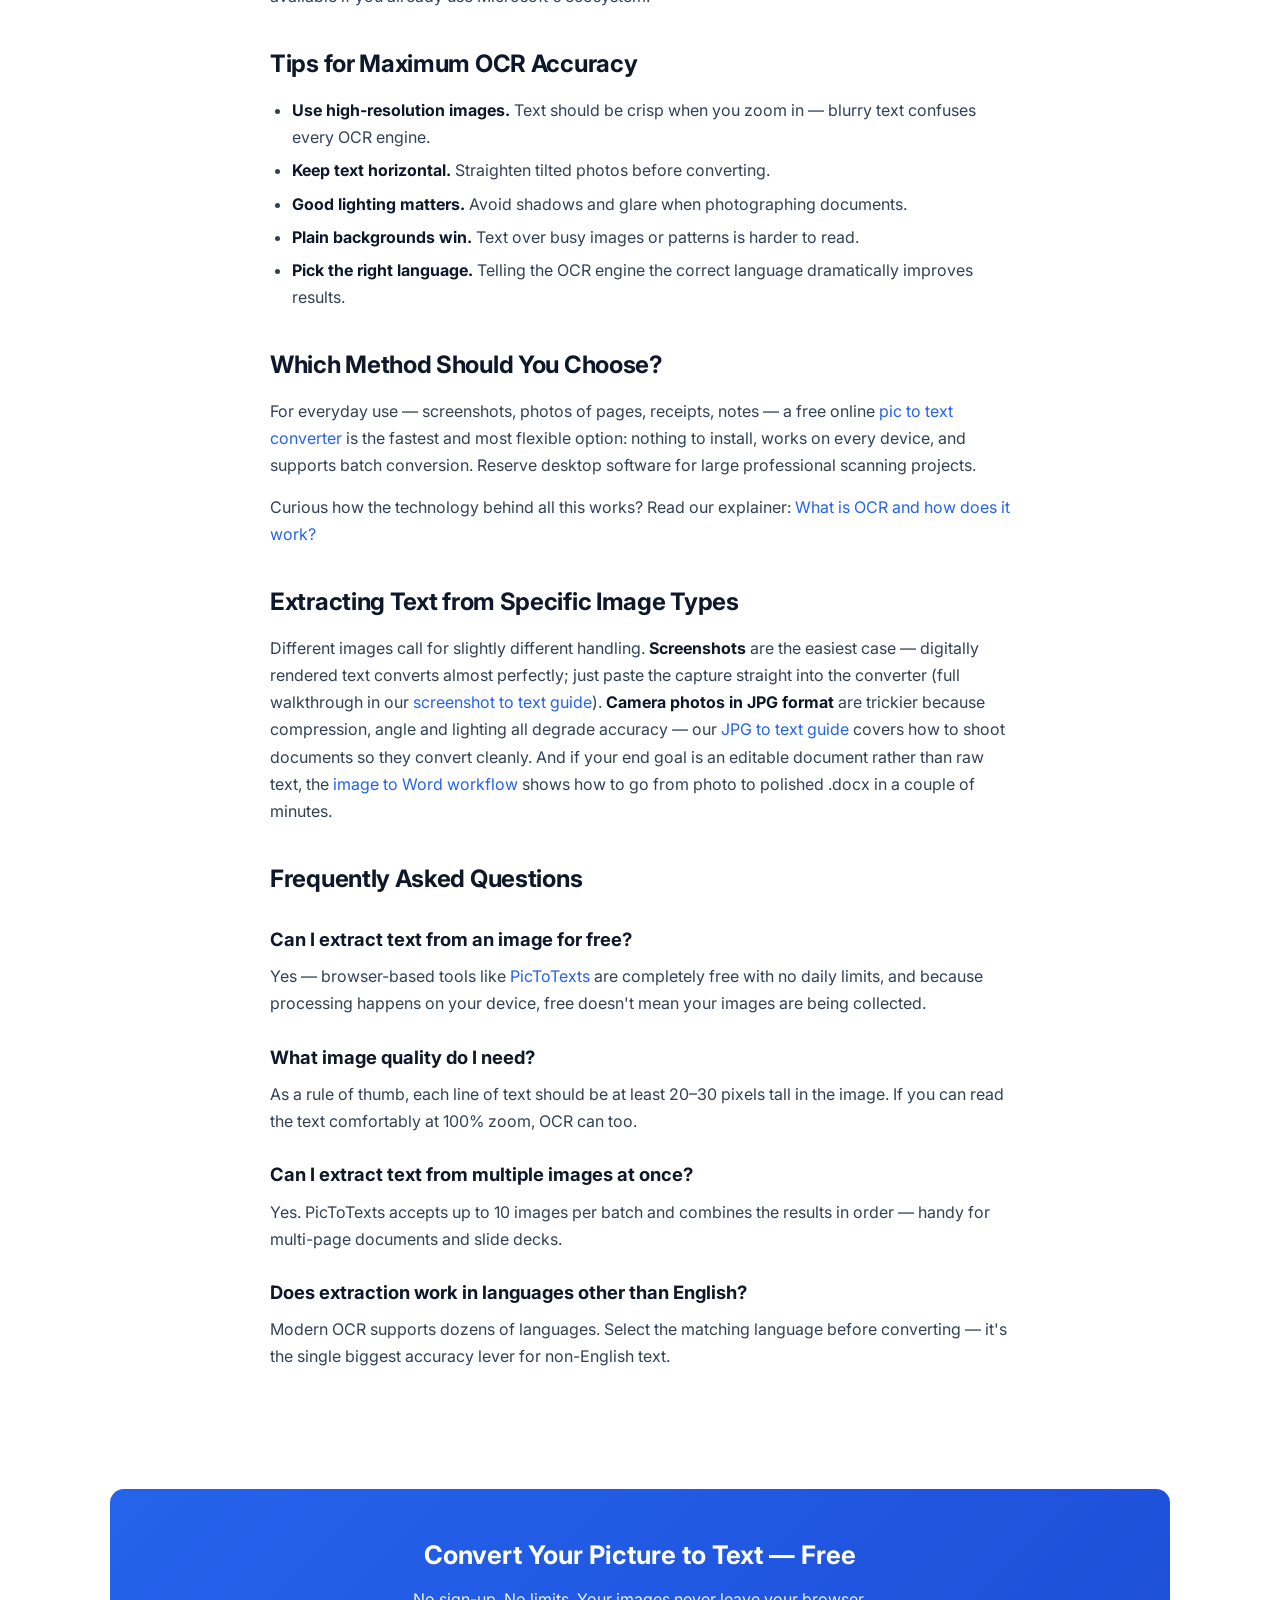
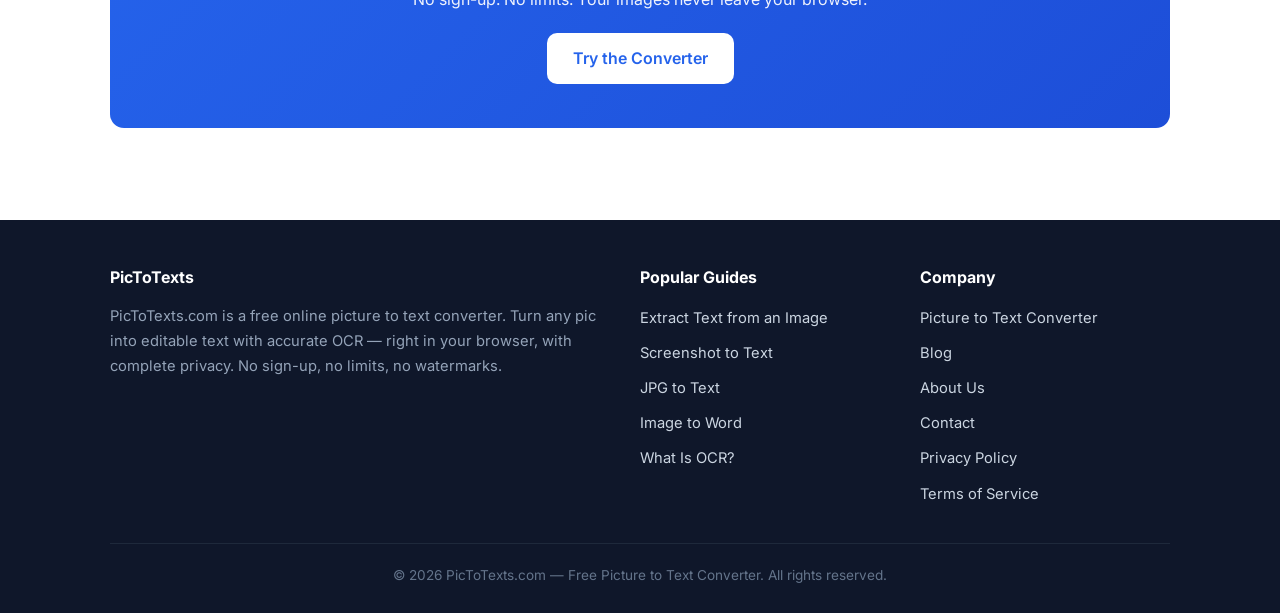
<file: blog/how-to-extract-text-from-image.html>
<!DOCTYPE html>
<html lang="en">
<head>
<meta charset="UTF-8">
<meta name="viewport" content="width=device-width, initial-scale=1.0">
<title>How to Extract Text from an Image (5 Easy Methods in 2026) | PicToTexts</title>
<meta name="description" content="Learn 5 easy ways to extract text from an image — free online OCR tools, Google Lens, mobile apps and more. Step-by-step guide with accuracy tips.">
<meta name="robots" content="index,follow,max-image-preview:large">
<link rel="canonical" href="https://pictotexts.com/blog/how-to-extract-text-from-image">
<meta name="theme-color" content="#2563eb">
<meta property="og:type" content="article">
<meta property="og:site_name" content="PicToTexts">
<meta property="og:locale" content="en_US">
<meta property="og:title" content="How to Extract Text from an Image (5 Easy Methods in 2026) | PicToTexts">
<meta property="og:description" content="Learn 5 easy ways to extract text from an image — free online OCR tools, Google Lens, mobile apps and more. Step-by-step guide with accuracy tips.">
<meta property="og:url" content="https://pictotexts.com/blog/how-to-extract-text-from-image">
<meta property="og:image" content="https://pictotexts.com/assets/og-image.png">
<meta name="twitter:card" content="summary_large_image">
<meta name="twitter:title" content="How to Extract Text from an Image (5 Easy Methods in 2026) | PicToTexts">
<meta name="twitter:description" content="Learn 5 easy ways to extract text from an image — free online OCR tools, Google Lens, mobile apps and more. Step-by-step guide with accuracy tips.">
<meta name="twitter:image" content="https://pictotexts.com/assets/og-image.png">
<link rel="icon" type="image/svg+xml" href="/favicon.svg">
<link rel="icon" type="image/png" sizes="32x32" href="/favicon-32.png">
<link rel="apple-touch-icon" href="/apple-touch-icon.png">
<link rel="preconnect" href="https://fonts.googleapis.com">
<link rel="preconnect" href="https://fonts.gstatic.com" crossorigin>
<link href="https://fonts.googleapis.com/css2?family=Inter:wght@400;500;600;700;800&display=swap" rel="stylesheet">
<link rel="stylesheet" href="/styles.css">
<script type="application/ld+json">{"@context": "https://schema.org", "@type": "Article", "headline": "How to Extract Text from an Image (5 Easy Methods in 2026)", "description": "Learn 5 easy ways to extract text from an image \u2014 free online OCR tools, Google Lens, mobile apps and more. Step-by-step guide with accuracy tips.", "author": {"@type": "Organization", "name": "PicToTexts"}, "publisher": {"@type": "Organization", "name": "PicToTexts", "logo": {"@type": "ImageObject", "url": "https://pictotexts.com/assets/og-image.png"}}, "datePublished": "2026-08-07", "dateModified": "2026-08-08", "mainEntityOfPage": "https://pictotexts.com/blog/how-to-extract-text-from-image", "image": "https://pictotexts.com/assets/og-image.png"}</script>
<script type="application/ld+json">{"@context": "https://schema.org", "@type": "BreadcrumbList", "itemListElement": [{"@type": "ListItem", "position": 1, "name": "Home", "item": "https://pictotexts.com/"}, {"@type": "ListItem", "position": 2, "name": "Blog", "item": "https://pictotexts.com/blog/"}, {"@type": "ListItem", "position": 3, "name": "How to Extract Text from an Image (5 Easy Methods in 2026)", "item": "https://pictotexts.com/blog/how-to-extract-text-from-image"}]}</script>
</head>
<body><header>
<div class="container nav">
<a class="logo" href="/" aria-label="PicToTexts home"><svg viewBox="0 0 32 32" fill="none" xmlns="http://www.w3.org/2000/svg" aria-hidden="true"><rect x="2" y="2" width="28" height="28" rx="7" fill="#2563eb"/><path d="M9 11h14M9 16h14M9 21h8" stroke="#fff" stroke-width="2.6" stroke-linecap="round"/></svg>Pic<span>To</span>Texts</a>
<button class="menu-btn" id="menuBtn" aria-label="Open menu"><svg fill="none" viewBox="0 0 24 24" stroke-width="2"><path stroke-linecap="round" d="M4 6h16M4 12h16M4 18h16"/></svg></button>
<ul class="nav-links" id="navLinks">
<li><a href="/">Picture to Text</a></li>
<li><a href="/blog/">Blog</a></li>
<li><a href="/about">About</a></li>
<li><a href="/contact">Contact</a></li>
</ul>
</div>
</header>
<div class="page-head"><div class="container"><h1>How to Extract Text from an Image (5 Easy Methods in 2026)</h1><p>2026-08-07 · 7 min read</p></div></div>
<section><div class="container prose">

<p>Ever taken a photo of a document, received a screenshot full of text, or found an image online with a quote you wanted to copy — only to realize you can't select the text? You're not alone. Extracting text from an image is one of the most common digital tasks, and thanks to modern OCR technology, it takes seconds.</p>
<p>In this guide, we'll cover five easy ways to extract text from any image, and share tips to get near-perfect accuracy.</p>
<h2>Method 1: Use a Free Online Picture to Text Converter (Fastest)</h2>
<p>The quickest way for most people is a browser-based OCR tool like our own <a href="/">picture to text converter</a>. Here's how:</p>
<ol>
<li>Open the converter in any browser — no installation or account needed.</li>
<li>Drag in your image, click to upload it, or simply paste a screenshot with Ctrl+V.</li>
<li>Select the language of the text in your image.</li>
<li>Wait a few seconds while the OCR engine reads the picture.</li>
<li>Copy the extracted text or download it as a .txt file.</li>
</ol>
<p>A good online converter handles JPG, PNG, WEBP and other formats, supports multiple languages, and — importantly — processes the image in your browser so private documents stay private.</p>
<h2>Method 2: Google Lens</h2>
<p>Google Lens, built into the Google app and Chrome, can select text inside images. Right-click an image in Chrome and choose "Search with Google Lens", then tap the text to copy it. On phones, point your camera at printed text and Lens will highlight what it can read. It's convenient for quick snippets, though it requires a Google account for some features and sends the image to Google's servers.</p>
<h2>Method 3: Your Phone's Built-In Tools</h2>
<p>Modern phones have OCR built in. On iPhone, the "Live Text" feature lets you select text directly in the Photos app or Camera. On many Android phones, Google Photos offers "Copy text from image". These are great for casual use, but they can struggle with multi-column layouts and offer little control over language settings.</p>
<h2>Method 4: Desktop Software</h2>
<p>Traditional programs like Adobe Acrobat (for scanned PDFs) and dedicated OCR suites offer batch processing and advanced layout retention. They are powerful but usually paid, and overkill if you just need to grab text from a few pictures.</p>
<h2>Method 5: Microsoft OneNote or Word</h2>
<p>OneNote has a hidden gem: right-click any inserted image and choose "Copy Text from Picture". It works surprisingly well for printed text, though accuracy varies with image quality and it's only available if you already use Microsoft's ecosystem.</p>
<h2>Tips for Maximum OCR Accuracy</h2>
<ul>
<li><strong>Use high-resolution images.</strong> Text should be crisp when you zoom in — blurry text confuses every OCR engine.</li>
<li><strong>Keep text horizontal.</strong> Straighten tilted photos before converting.</li>
<li><strong>Good lighting matters.</strong> Avoid shadows and glare when photographing documents.</li>
<li><strong>Plain backgrounds win.</strong> Text over busy images or patterns is harder to read.</li>
<li><strong>Pick the right language.</strong> Telling the OCR engine the correct language dramatically improves results.</li>
</ul>
<h2>Which Method Should You Choose?</h2>
<p>For everyday use — screenshots, photos of pages, receipts, notes — a free online <a href="/">pic to text converter</a> is the fastest and most flexible option: nothing to install, works on every device, and supports batch conversion. Reserve desktop software for large professional scanning projects.</p>
<p>Curious how the technology behind all this works? Read our explainer: <a href="/blog/what-is-ocr">What is OCR and how does it work?</a></p>


<h2>Extracting Text from Specific Image Types</h2>
<p>Different images call for slightly different handling. <strong>Screenshots</strong> are the easiest case — digitally rendered text converts almost perfectly; just paste the capture straight into the converter (full walkthrough in our <a href="/blog/screenshot-to-text">screenshot to text guide</a>). <strong>Camera photos in JPG format</strong> are trickier because compression, angle and lighting all degrade accuracy — our <a href="/blog/jpg-to-text">JPG to text guide</a> covers how to shoot documents so they convert cleanly. And if your end goal is an editable document rather than raw text, the <a href="/blog/image-to-word">image to Word workflow</a> shows how to go from photo to polished .docx in a couple of minutes.</p>
<h2>Frequently Asked Questions</h2>
<h3>Can I extract text from an image for free?</h3>
<p>Yes — browser-based tools like <a href="/">PicToTexts</a> are completely free with no daily limits, and because processing happens on your device, free doesn't mean your images are being collected.</p>
<h3>What image quality do I need?</h3>
<p>As a rule of thumb, each line of text should be at least 20–30 pixels tall in the image. If you can read the text comfortably at 100% zoom, OCR can too.</p>
<h3>Can I extract text from multiple images at once?</h3>
<p>Yes. PicToTexts accepts up to 10 images per batch and combines the results in order — handy for multi-page documents and slide decks.</p>
<h3>Does extraction work in languages other than English?</h3>
<p>Modern OCR supports dozens of languages. Select the matching language before converting — it's the single biggest accuracy lever for non-English text.</p>
</div></section>
<section><div class="container"><div class="cta">
<h2>Convert Your Picture to Text — Free</h2>
<p>No sign-up. No limits. Your images never leave your browser.</p>
<a class="btn" href="/">Try the Converter</a>
</div></div></section>
<footer>
<div class="container">
<div class="foot-grid">
<div>
<h4>PicToTexts</h4>
<p>PicToTexts.com is a free online picture to text converter. Turn any pic into editable text with accurate OCR — right in your browser, with complete privacy. No sign-up, no limits, no watermarks.</p>
</div>
<div>
<h4>Popular Guides</h4>
<ul>
<li><a href="/blog/how-to-extract-text-from-image">Extract Text from an Image</a></li>
<li><a href="/blog/screenshot-to-text">Screenshot to Text</a></li>
<li><a href="/blog/jpg-to-text">JPG to Text</a></li>
<li><a href="/blog/image-to-word">Image to Word</a></li>
<li><a href="/blog/what-is-ocr">What Is OCR?</a></li>
</ul>
</div>
<div>
<h4>Company</h4>
<ul>
<li><a href="/">Picture to Text Converter</a></li>
<li><a href="/blog/">Blog</a></li>
<li><a href="/about">About Us</a></li>
<li><a href="/contact">Contact</a></li>
<li><a href="/privacy-policy">Privacy Policy</a></li>
<li><a href="/terms">Terms of Service</a></li>
</ul>
</div>
</div>
<div class="foot-bottom">© 2026 PicToTexts.com — Free Picture to Text Converter. All rights reserved.</div>
</div>
</footer>
<script src="/app.js" defer></script>
</body>
</html>
</file>
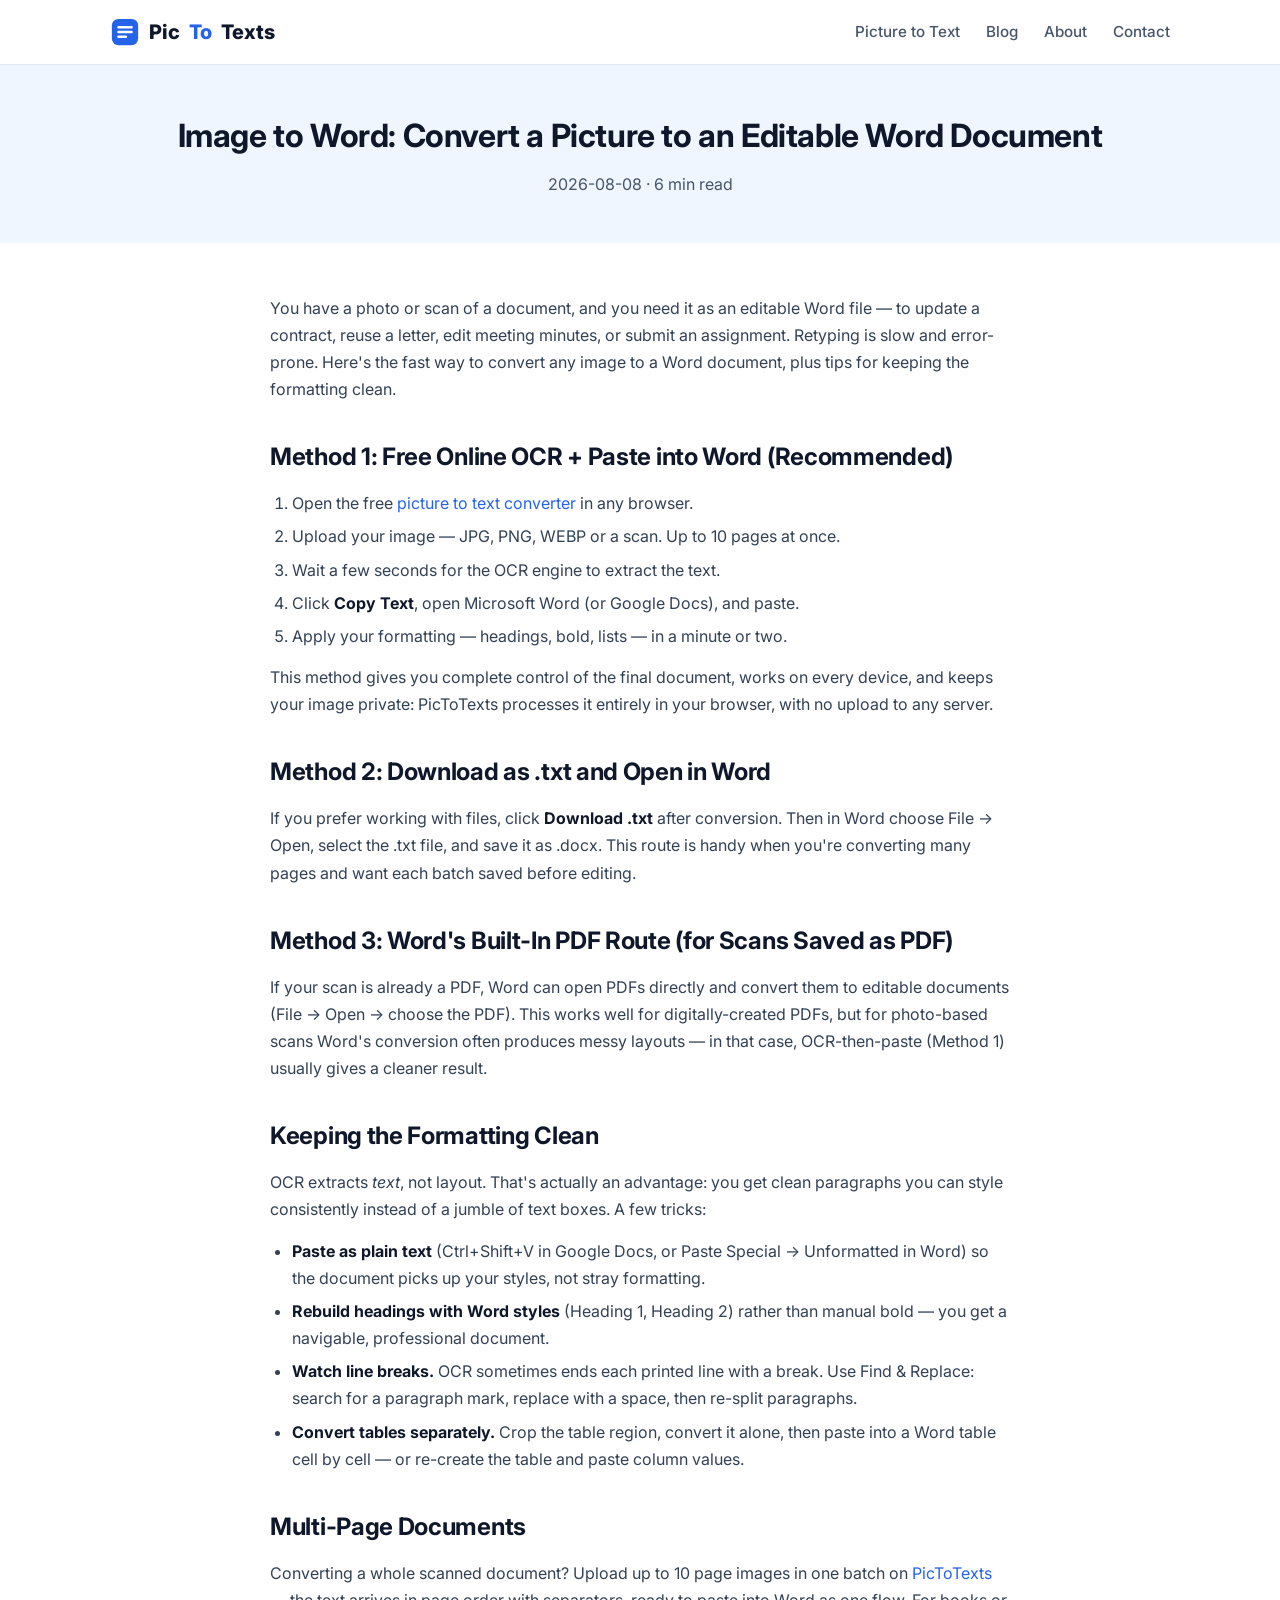
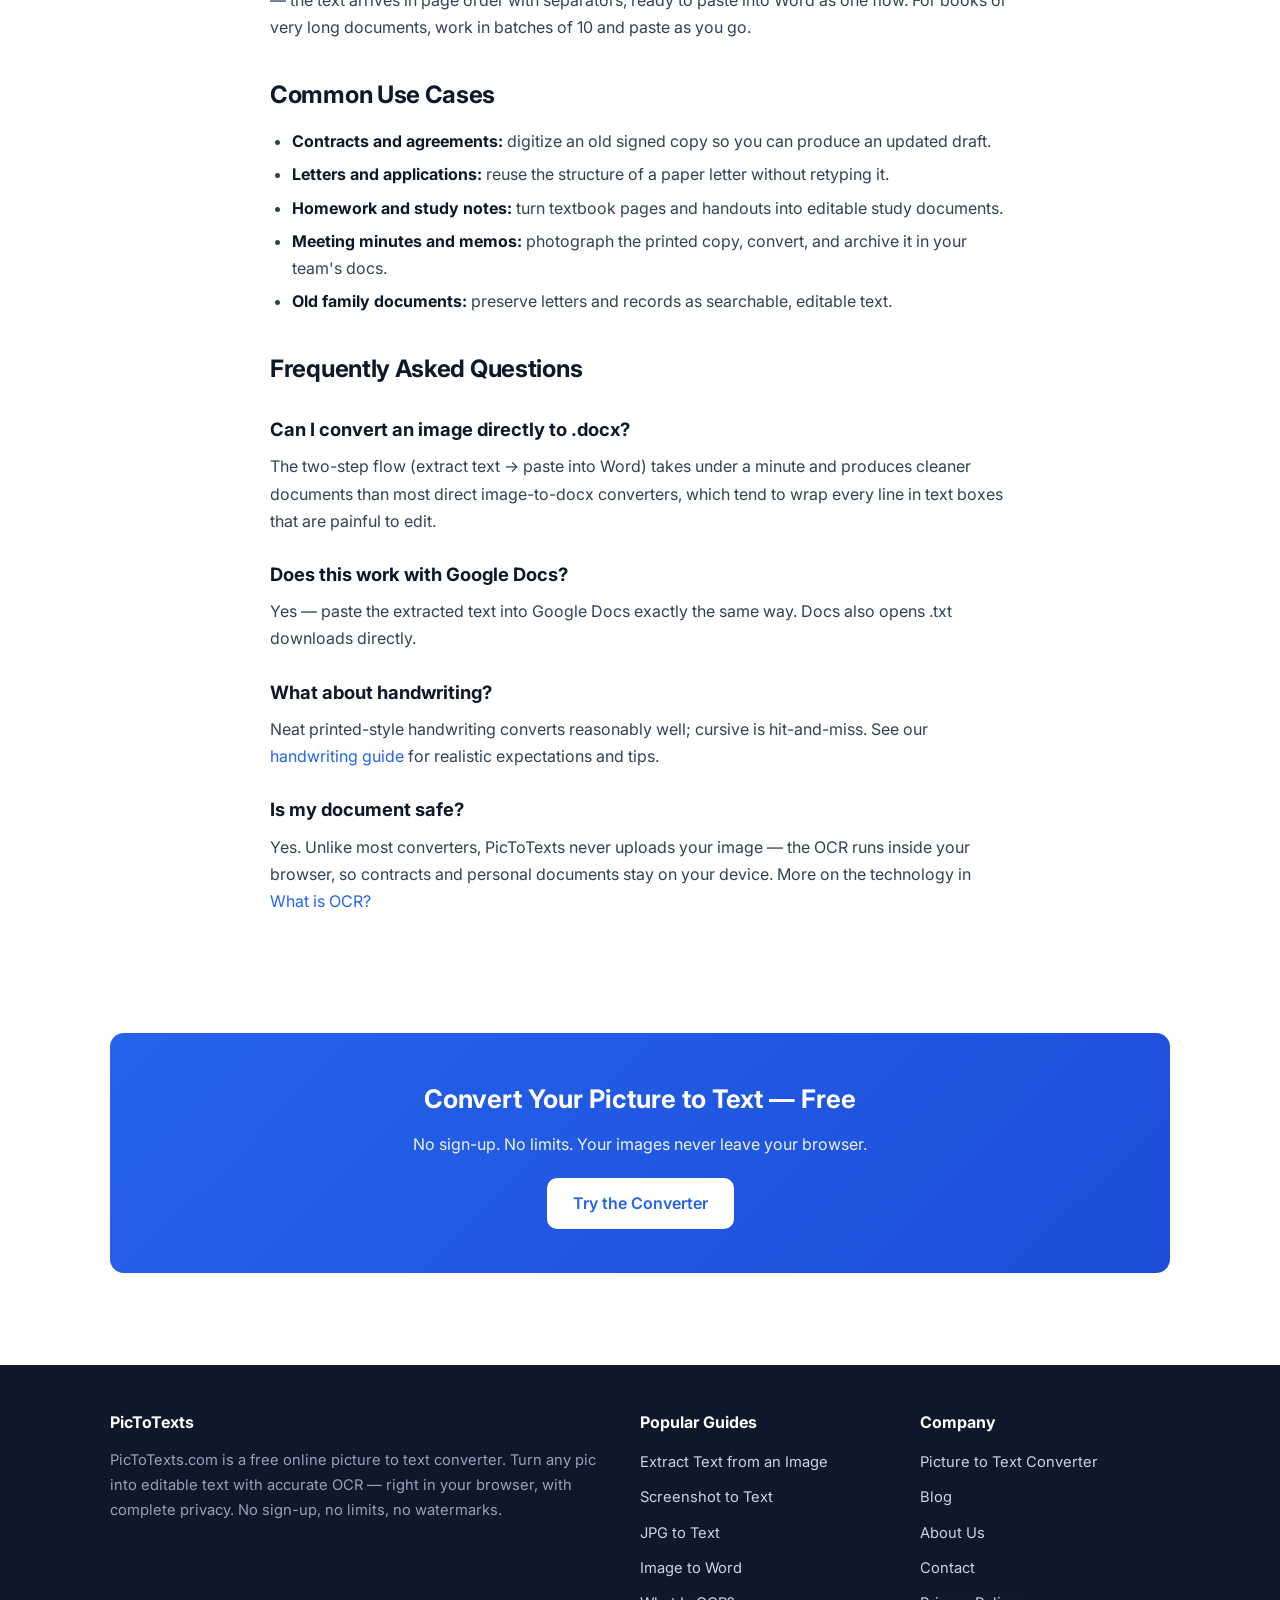
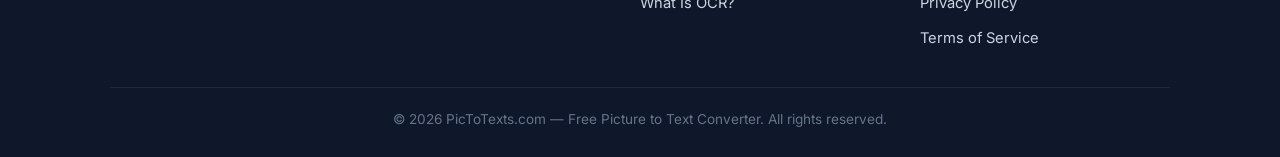
<file: blog/image-to-word.html>
<!DOCTYPE html>
<html lang="en">
<head>
<meta charset="UTF-8">
<meta name="viewport" content="width=device-width, initial-scale=1.0">
<title>Image to Word: Convert a Picture to an Editable Word Document | PicToTexts</title>
<meta name="description" content="Convert an image to a Word document free. Extract text from any picture with OCR and turn it into an editable Word or Google Docs file in minutes.">
<meta name="robots" content="index,follow,max-image-preview:large">
<link rel="canonical" href="https://pictotexts.com/blog/image-to-word">
<meta name="theme-color" content="#2563eb">
<meta property="og:type" content="article">
<meta property="og:site_name" content="PicToTexts">
<meta property="og:locale" content="en_US">
<meta property="og:title" content="Image to Word: Convert a Picture to an Editable Word Document | PicToTexts">
<meta property="og:description" content="Convert an image to a Word document free. Extract text from any picture with OCR and turn it into an editable Word or Google Docs file in minutes.">
<meta property="og:url" content="https://pictotexts.com/blog/image-to-word">
<meta property="og:image" content="https://pictotexts.com/assets/og-image.png">
<meta property="og:image:width" content="1200">
<meta property="og:image:height" content="630">
<meta name="twitter:card" content="summary_large_image">
<meta name="twitter:title" content="Image to Word: Convert a Picture to an Editable Word Document | PicToTexts">
<meta name="twitter:description" content="Convert an image to a Word document free. Extract text from any picture with OCR and turn it into an editable Word or Google Docs file in minutes.">
<meta name="twitter:image" content="https://pictotexts.com/assets/og-image.png">
<link rel="icon" type="image/svg+xml" href="/favicon.svg">
<link rel="icon" type="image/png" sizes="32x32" href="/favicon-32.png">
<link rel="apple-touch-icon" href="/apple-touch-icon.png">
<link rel="preconnect" href="https://fonts.googleapis.com">
<link rel="preconnect" href="https://fonts.gstatic.com" crossorigin>
<link href="https://fonts.googleapis.com/css2?family=Inter:wght@400;500;600;700;800&display=swap" rel="stylesheet">
<link rel="stylesheet" href="/styles.css">
<script type="application/ld+json">{"@context": "https://schema.org", "@type": "Article", "headline": "Image to Word: Convert a Picture to an Editable Word Document", "description": "Convert an image to a Word document free. Extract text from any picture with OCR and turn it into an editable Word or Google Docs file in minutes.", "author": {"@type": "Organization", "name": "PicToTexts", "url": "https://pictotexts.com/about"}, "publisher": {"@type": "Organization", "name": "PicToTexts", "logo": {"@type": "ImageObject", "url": "https://pictotexts.com/assets/og-image.png"}}, "datePublished": "2026-08-08", "dateModified": "2026-08-08", "mainEntityOfPage": "https://pictotexts.com/blog/image-to-word", "image": "https://pictotexts.com/assets/og-image.png"}</script>
<script type="application/ld+json">{"@context": "https://schema.org", "@type": "BreadcrumbList", "itemListElement": [{"@type": "ListItem", "position": 1, "name": "Home", "item": "https://pictotexts.com/"}, {"@type": "ListItem", "position": 2, "name": "Blog", "item": "https://pictotexts.com/blog/"}, {"@type": "ListItem", "position": 3, "name": "Image to Word: Convert a Picture to an Editable Word Document", "item": "https://pictotexts.com/blog/image-to-word"}]}</script>
</head>
<body><header>
<div class="container nav">
<a class="logo" href="/" aria-label="PicToTexts home"><svg viewBox="0 0 32 32" fill="none" xmlns="http://www.w3.org/2000/svg" aria-hidden="true"><rect x="2" y="2" width="28" height="28" rx="7" fill="#2563eb"/><path d="M9 11h14M9 16h14M9 21h8" stroke="#fff" stroke-width="2.6" stroke-linecap="round"/></svg>Pic<span>To</span>Texts</a>
<button class="menu-btn" id="menuBtn" aria-label="Open menu"><svg fill="none" viewBox="0 0 24 24" stroke-width="2"><path stroke-linecap="round" d="M4 6h16M4 12h16M4 18h16"/></svg></button>
<ul class="nav-links" id="navLinks">
<li><a href="/">Picture to Text</a></li>
<li><a href="/blog/">Blog</a></li>
<li><a href="/about">About</a></li>
<li><a href="/contact">Contact</a></li>
</ul>
</div>
</header>
<div class="page-head"><div class="container"><h1>Image to Word: Convert a Picture to an Editable Word Document</h1><p>2026-08-08 · 6 min read</p></div></div>
<section><div class="container prose">

<p>You have a photo or scan of a document, and you need it as an editable Word file — to update a contract, reuse a letter, edit meeting minutes, or submit an assignment. Retyping is slow and error-prone. Here's the fast way to convert any image to a Word document, plus tips for keeping the formatting clean.</p>
<h2>Method 1: Free Online OCR + Paste into Word (Recommended)</h2>
<ol>
<li>Open the free <a href="/">picture to text converter</a> in any browser.</li>
<li>Upload your image — JPG, PNG, WEBP or a scan. Up to 10 pages at once.</li>
<li>Wait a few seconds for the OCR engine to extract the text.</li>
<li>Click <strong>Copy Text</strong>, open Microsoft Word (or Google Docs), and paste.</li>
<li>Apply your formatting — headings, bold, lists — in a minute or two.</li>
</ol>
<p>This method gives you complete control of the final document, works on every device, and keeps your image private: PicToTexts processes it entirely in your browser, with no upload to any server.</p>
<h2>Method 2: Download as .txt and Open in Word</h2>
<p>If you prefer working with files, click <strong>Download .txt</strong> after conversion. Then in Word choose File → Open, select the .txt file, and save it as .docx. This route is handy when you're converting many pages and want each batch saved before editing.</p>
<h2>Method 3: Word's Built-In PDF Route (for Scans Saved as PDF)</h2>
<p>If your scan is already a PDF, Word can open PDFs directly and convert them to editable documents (File → Open → choose the PDF). This works well for digitally-created PDFs, but for photo-based scans Word's conversion often produces messy layouts — in that case, OCR-then-paste (Method 1) usually gives a cleaner result.</p>
<h2>Keeping the Formatting Clean</h2>
<p>OCR extracts <em>text</em>, not layout. That's actually an advantage: you get clean paragraphs you can style consistently instead of a jumble of text boxes. A few tricks:</p>
<ul>
<li><strong>Paste as plain text</strong> (Ctrl+Shift+V in Google Docs, or Paste Special → Unformatted in Word) so the document picks up your styles, not stray formatting.</li>
<li><strong>Rebuild headings with Word styles</strong> (Heading 1, Heading 2) rather than manual bold — you get a navigable, professional document.</li>
<li><strong>Watch line breaks.</strong> OCR sometimes ends each printed line with a break. Use Find &amp; Replace: search for a paragraph mark, replace with a space, then re-split paragraphs.</li>
<li><strong>Convert tables separately.</strong> Crop the table region, convert it alone, then paste into a Word table cell by cell — or re-create the table and paste column values.</li>
</ul>
<h2>Multi-Page Documents</h2>
<p>Converting a whole scanned document? Upload up to 10 page images in one batch on <a href="/">PicToTexts</a> — the text arrives in page order with separators, ready to paste into Word as one flow. For books or very long documents, work in batches of 10 and paste as you go.</p>
<h2>Common Use Cases</h2>
<ul>
<li><strong>Contracts and agreements:</strong> digitize an old signed copy so you can produce an updated draft.</li>
<li><strong>Letters and applications:</strong> reuse the structure of a paper letter without retyping it.</li>
<li><strong>Homework and study notes:</strong> turn textbook pages and handouts into editable study documents.</li>
<li><strong>Meeting minutes and memos:</strong> photograph the printed copy, convert, and archive it in your team's docs.</li>
<li><strong>Old family documents:</strong> preserve letters and records as searchable, editable text.</li>
</ul>
<h2>Frequently Asked Questions</h2>
<h3>Can I convert an image directly to .docx?</h3>
<p>The two-step flow (extract text → paste into Word) takes under a minute and produces cleaner documents than most direct image-to-docx converters, which tend to wrap every line in text boxes that are painful to edit.</p>
<h3>Does this work with Google Docs?</h3>
<p>Yes — paste the extracted text into Google Docs exactly the same way. Docs also opens .txt downloads directly.</p>
<h3>What about handwriting?</h3>
<p>Neat printed-style handwriting converts reasonably well; cursive is hit-and-miss. See our <a href="/blog/convert-handwriting-to-text">handwriting guide</a> for realistic expectations and tips.</p>
<h3>Is my document safe?</h3>
<p>Yes. Unlike most converters, PicToTexts never uploads your image — the OCR runs inside your browser, so contracts and personal documents stay on your device. More on the technology in <a href="/blog/what-is-ocr">What is OCR?</a></p>

</div></section>
<section><div class="container"><div class="cta">
<h2>Convert Your Picture to Text — Free</h2>
<p>No sign-up. No limits. Your images never leave your browser.</p>
<a class="btn" href="/">Try the Converter</a>
</div></div></section><footer>
<div class="container">
<div class="foot-grid">
<div>
<h4>PicToTexts</h4>
<p>PicToTexts.com is a free online picture to text converter. Turn any pic into editable text with accurate OCR — right in your browser, with complete privacy. No sign-up, no limits, no watermarks.</p>
</div>
<div>
<h4>Popular Guides</h4>
<ul>
<li><a href="/blog/how-to-extract-text-from-image">Extract Text from an Image</a></li>
<li><a href="/blog/screenshot-to-text">Screenshot to Text</a></li>
<li><a href="/blog/jpg-to-text">JPG to Text</a></li>
<li><a href="/blog/image-to-word">Image to Word</a></li>
<li><a href="/blog/what-is-ocr">What Is OCR?</a></li>
</ul>
</div>
<div>
<h4>Company</h4>
<ul>
<li><a href="/">Picture to Text Converter</a></li>
<li><a href="/blog/">Blog</a></li>
<li><a href="/about">About Us</a></li>
<li><a href="/contact">Contact</a></li>
<li><a href="/privacy-policy">Privacy Policy</a></li>
<li><a href="/terms">Terms of Service</a></li>
</ul>
</div>
</div>
<div class="foot-bottom">© 2026 PicToTexts.com — Free Picture to Text Converter. All rights reserved.</div>
</div>
</footer>
<script src="/app.js" defer></script>
</body>
</html>
</file>
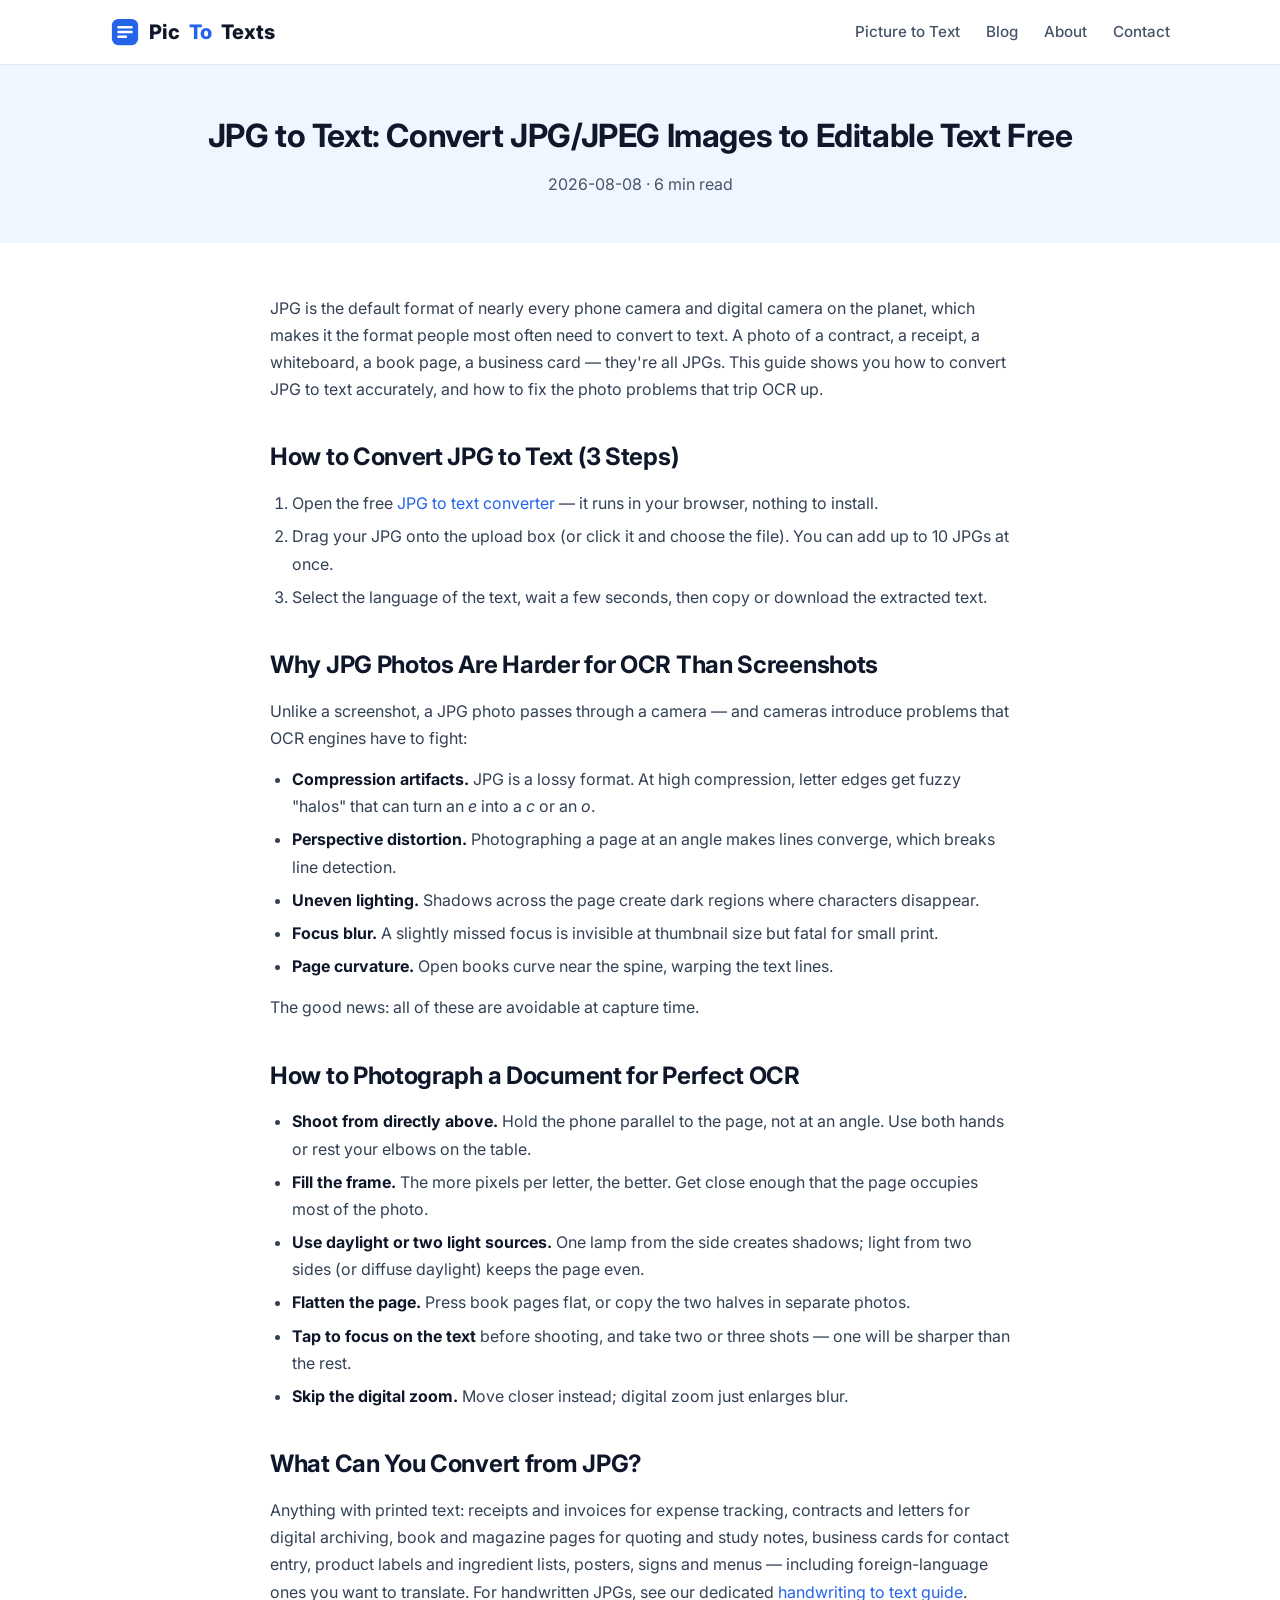
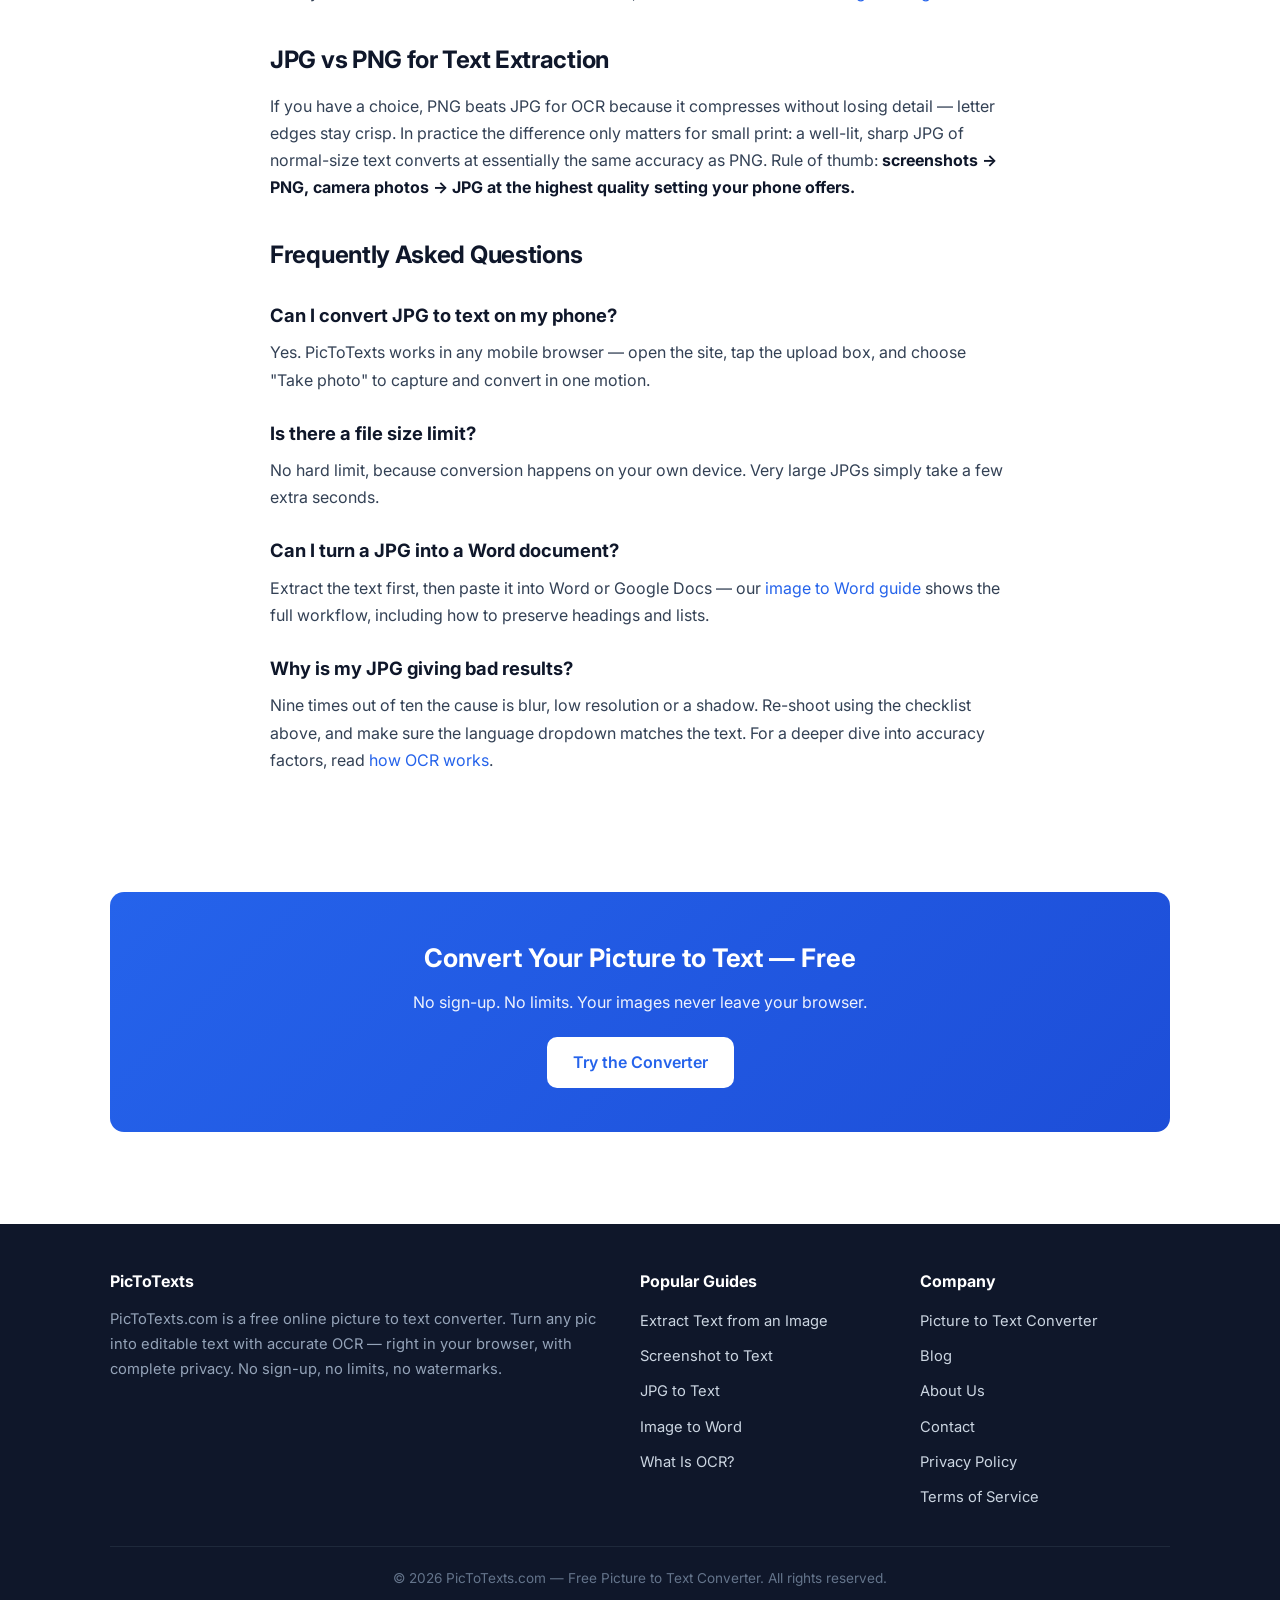
<file: blog/jpg-to-text.html>
<!DOCTYPE html>
<html lang="en">
<head>
<meta charset="UTF-8">
<meta name="viewport" content="width=device-width, initial-scale=1.0">
<title>JPG to Text: Convert JPG/JPEG Images to Editable Text Free | PicToTexts</title>
<meta name="description" content="Convert JPG to text online free. Extract editable text from JPG and JPEG photos of documents, receipts and book pages with accurate OCR — no signup.">
<meta name="robots" content="index,follow,max-image-preview:large">
<link rel="canonical" href="https://pictotexts.com/blog/jpg-to-text">
<meta name="theme-color" content="#2563eb">
<meta property="og:type" content="article">
<meta property="og:site_name" content="PicToTexts">
<meta property="og:locale" content="en_US">
<meta property="og:title" content="JPG to Text: Convert JPG/JPEG Images to Editable Text Free | PicToTexts">
<meta property="og:description" content="Convert JPG to text online free. Extract editable text from JPG and JPEG photos of documents, receipts and book pages with accurate OCR — no signup.">
<meta property="og:url" content="https://pictotexts.com/blog/jpg-to-text">
<meta property="og:image" content="https://pictotexts.com/assets/og-image.png">
<meta property="og:image:width" content="1200">
<meta property="og:image:height" content="630">
<meta name="twitter:card" content="summary_large_image">
<meta name="twitter:title" content="JPG to Text: Convert JPG/JPEG Images to Editable Text Free | PicToTexts">
<meta name="twitter:description" content="Convert JPG to text online free. Extract editable text from JPG and JPEG photos of documents, receipts and book pages with accurate OCR — no signup.">
<meta name="twitter:image" content="https://pictotexts.com/assets/og-image.png">
<link rel="icon" type="image/svg+xml" href="/favicon.svg">
<link rel="icon" type="image/png" sizes="32x32" href="/favicon-32.png">
<link rel="apple-touch-icon" href="/apple-touch-icon.png">
<link rel="preconnect" href="https://fonts.googleapis.com">
<link rel="preconnect" href="https://fonts.gstatic.com" crossorigin>
<link href="https://fonts.googleapis.com/css2?family=Inter:wght@400;500;600;700;800&display=swap" rel="stylesheet">
<link rel="stylesheet" href="/styles.css">
<script type="application/ld+json">{"@context": "https://schema.org", "@type": "Article", "headline": "JPG to Text: Convert JPG/JPEG Images to Editable Text Free", "description": "Convert JPG to text online free. Extract editable text from JPG and JPEG photos of documents, receipts and book pages with accurate OCR \u2014 no signup.", "author": {"@type": "Organization", "name": "PicToTexts", "url": "https://pictotexts.com/about"}, "publisher": {"@type": "Organization", "name": "PicToTexts", "logo": {"@type": "ImageObject", "url": "https://pictotexts.com/assets/og-image.png"}}, "datePublished": "2026-08-08", "dateModified": "2026-08-08", "mainEntityOfPage": "https://pictotexts.com/blog/jpg-to-text", "image": "https://pictotexts.com/assets/og-image.png"}</script>
<script type="application/ld+json">{"@context": "https://schema.org", "@type": "BreadcrumbList", "itemListElement": [{"@type": "ListItem", "position": 1, "name": "Home", "item": "https://pictotexts.com/"}, {"@type": "ListItem", "position": 2, "name": "Blog", "item": "https://pictotexts.com/blog/"}, {"@type": "ListItem", "position": 3, "name": "JPG to Text: Convert JPG/JPEG Images to Editable Text Free", "item": "https://pictotexts.com/blog/jpg-to-text"}]}</script>
</head>
<body><header>
<div class="container nav">
<a class="logo" href="/" aria-label="PicToTexts home"><svg viewBox="0 0 32 32" fill="none" xmlns="http://www.w3.org/2000/svg" aria-hidden="true"><rect x="2" y="2" width="28" height="28" rx="7" fill="#2563eb"/><path d="M9 11h14M9 16h14M9 21h8" stroke="#fff" stroke-width="2.6" stroke-linecap="round"/></svg>Pic<span>To</span>Texts</a>
<button class="menu-btn" id="menuBtn" aria-label="Open menu"><svg fill="none" viewBox="0 0 24 24" stroke-width="2"><path stroke-linecap="round" d="M4 6h16M4 12h16M4 18h16"/></svg></button>
<ul class="nav-links" id="navLinks">
<li><a href="/">Picture to Text</a></li>
<li><a href="/blog/">Blog</a></li>
<li><a href="/about">About</a></li>
<li><a href="/contact">Contact</a></li>
</ul>
</div>
</header>
<div class="page-head"><div class="container"><h1>JPG to Text: Convert JPG/JPEG Images to Editable Text Free</h1><p>2026-08-08 · 6 min read</p></div></div>
<section><div class="container prose">

<p>JPG is the default format of nearly every phone camera and digital camera on the planet, which makes it the format people most often need to convert to text. A photo of a contract, a receipt, a whiteboard, a book page, a business card — they're all JPGs. This guide shows you how to convert JPG to text accurately, and how to fix the photo problems that trip OCR up.</p>
<h2>How to Convert JPG to Text (3 Steps)</h2>
<ol>
<li>Open the free <a href="/">JPG to text converter</a> — it runs in your browser, nothing to install.</li>
<li>Drag your JPG onto the upload box (or click it and choose the file). You can add up to 10 JPGs at once.</li>
<li>Select the language of the text, wait a few seconds, then copy or download the extracted text.</li>
</ol>
<h2>Why JPG Photos Are Harder for OCR Than Screenshots</h2>
<p>Unlike a screenshot, a JPG photo passes through a camera — and cameras introduce problems that OCR engines have to fight:</p>
<ul>
<li><strong>Compression artifacts.</strong> JPG is a lossy format. At high compression, letter edges get fuzzy "halos" that can turn an <em>e</em> into a <em>c</em> or an <em>o</em>.</li>
<li><strong>Perspective distortion.</strong> Photographing a page at an angle makes lines converge, which breaks line detection.</li>
<li><strong>Uneven lighting.</strong> Shadows across the page create dark regions where characters disappear.</li>
<li><strong>Focus blur.</strong> A slightly missed focus is invisible at thumbnail size but fatal for small print.</li>
<li><strong>Page curvature.</strong> Open books curve near the spine, warping the text lines.</li>
</ul>
<p>The good news: all of these are avoidable at capture time.</p>
<h2>How to Photograph a Document for Perfect OCR</h2>
<ul>
<li><strong>Shoot from directly above.</strong> Hold the phone parallel to the page, not at an angle. Use both hands or rest your elbows on the table.</li>
<li><strong>Fill the frame.</strong> The more pixels per letter, the better. Get close enough that the page occupies most of the photo.</li>
<li><strong>Use daylight or two light sources.</strong> One lamp from the side creates shadows; light from two sides (or diffuse daylight) keeps the page even.</li>
<li><strong>Flatten the page.</strong> Press book pages flat, or copy the two halves in separate photos.</li>
<li><strong>Tap to focus on the text</strong> before shooting, and take two or three shots — one will be sharper than the rest.</li>
<li><strong>Skip the digital zoom.</strong> Move closer instead; digital zoom just enlarges blur.</li>
</ul>
<h2>What Can You Convert from JPG?</h2>
<p>Anything with printed text: receipts and invoices for expense tracking, contracts and letters for digital archiving, book and magazine pages for quoting and study notes, business cards for contact entry, product labels and ingredient lists, posters, signs and menus — including foreign-language ones you want to translate. For handwritten JPGs, see our dedicated <a href="/blog/convert-handwriting-to-text">handwriting to text guide</a>.</p>
<h2>JPG vs PNG for Text Extraction</h2>
<p>If you have a choice, PNG beats JPG for OCR because it compresses without losing detail — letter edges stay crisp. In practice the difference only matters for small print: a well-lit, sharp JPG of normal-size text converts at essentially the same accuracy as PNG. Rule of thumb: <strong>screenshots → PNG, camera photos → JPG at the highest quality setting your phone offers.</strong></p>
<h2>Frequently Asked Questions</h2>
<h3>Can I convert JPG to text on my phone?</h3>
<p>Yes. PicToTexts works in any mobile browser — open the site, tap the upload box, and choose "Take photo" to capture and convert in one motion.</p>
<h3>Is there a file size limit?</h3>
<p>No hard limit, because conversion happens on your own device. Very large JPGs simply take a few extra seconds.</p>
<h3>Can I turn a JPG into a Word document?</h3>
<p>Extract the text first, then paste it into Word or Google Docs — our <a href="/blog/image-to-word">image to Word guide</a> shows the full workflow, including how to preserve headings and lists.</p>
<h3>Why is my JPG giving bad results?</h3>
<p>Nine times out of ten the cause is blur, low resolution or a shadow. Re-shoot using the checklist above, and make sure the language dropdown matches the text. For a deeper dive into accuracy factors, read <a href="/blog/what-is-ocr">how OCR works</a>.</p>

</div></section>
<section><div class="container"><div class="cta">
<h2>Convert Your Picture to Text — Free</h2>
<p>No sign-up. No limits. Your images never leave your browser.</p>
<a class="btn" href="/">Try the Converter</a>
</div></div></section><footer>
<div class="container">
<div class="foot-grid">
<div>
<h4>PicToTexts</h4>
<p>PicToTexts.com is a free online picture to text converter. Turn any pic into editable text with accurate OCR — right in your browser, with complete privacy. No sign-up, no limits, no watermarks.</p>
</div>
<div>
<h4>Popular Guides</h4>
<ul>
<li><a href="/blog/how-to-extract-text-from-image">Extract Text from an Image</a></li>
<li><a href="/blog/screenshot-to-text">Screenshot to Text</a></li>
<li><a href="/blog/jpg-to-text">JPG to Text</a></li>
<li><a href="/blog/image-to-word">Image to Word</a></li>
<li><a href="/blog/what-is-ocr">What Is OCR?</a></li>
</ul>
</div>
<div>
<h4>Company</h4>
<ul>
<li><a href="/">Picture to Text Converter</a></li>
<li><a href="/blog/">Blog</a></li>
<li><a href="/about">About Us</a></li>
<li><a href="/contact">Contact</a></li>
<li><a href="/privacy-policy">Privacy Policy</a></li>
<li><a href="/terms">Terms of Service</a></li>
</ul>
</div>
</div>
<div class="foot-bottom">© 2026 PicToTexts.com — Free Picture to Text Converter. All rights reserved.</div>
</div>
</footer>
<script src="/app.js" defer></script>
</body>
</html>
</file>
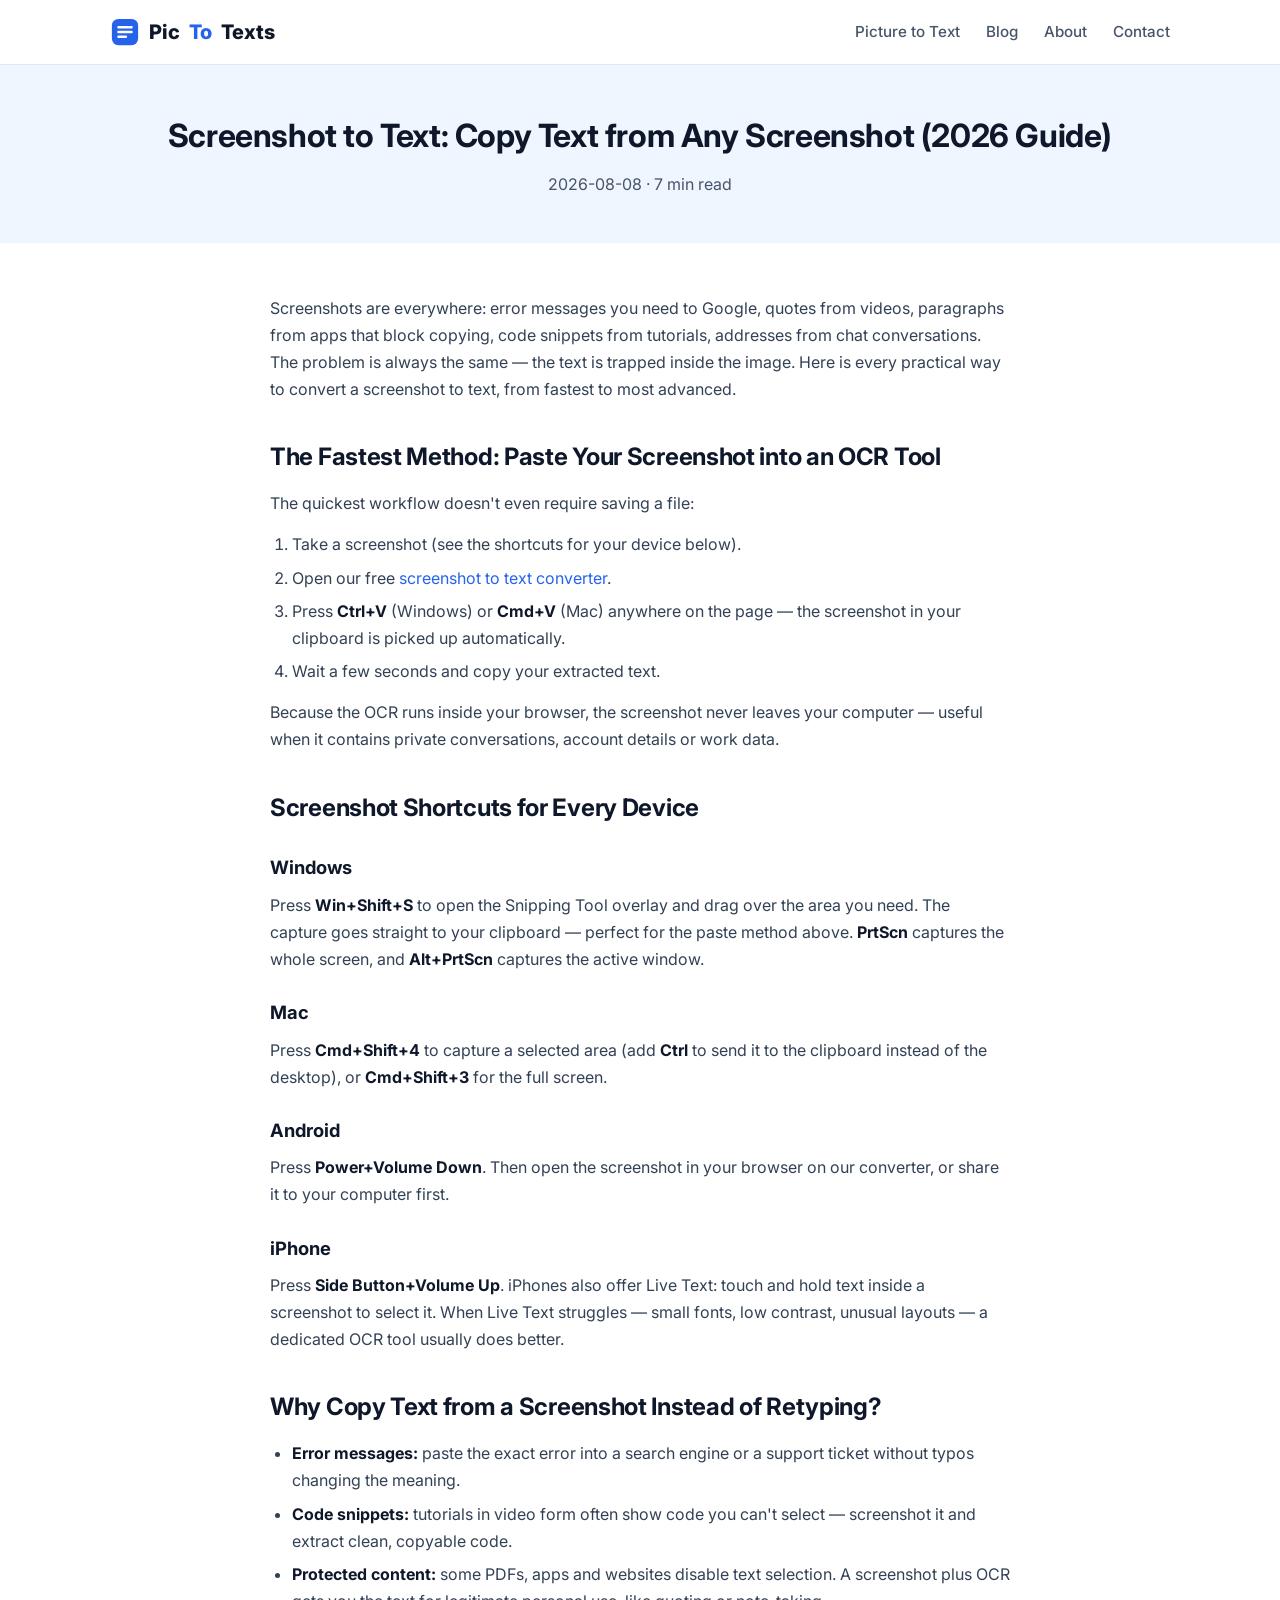
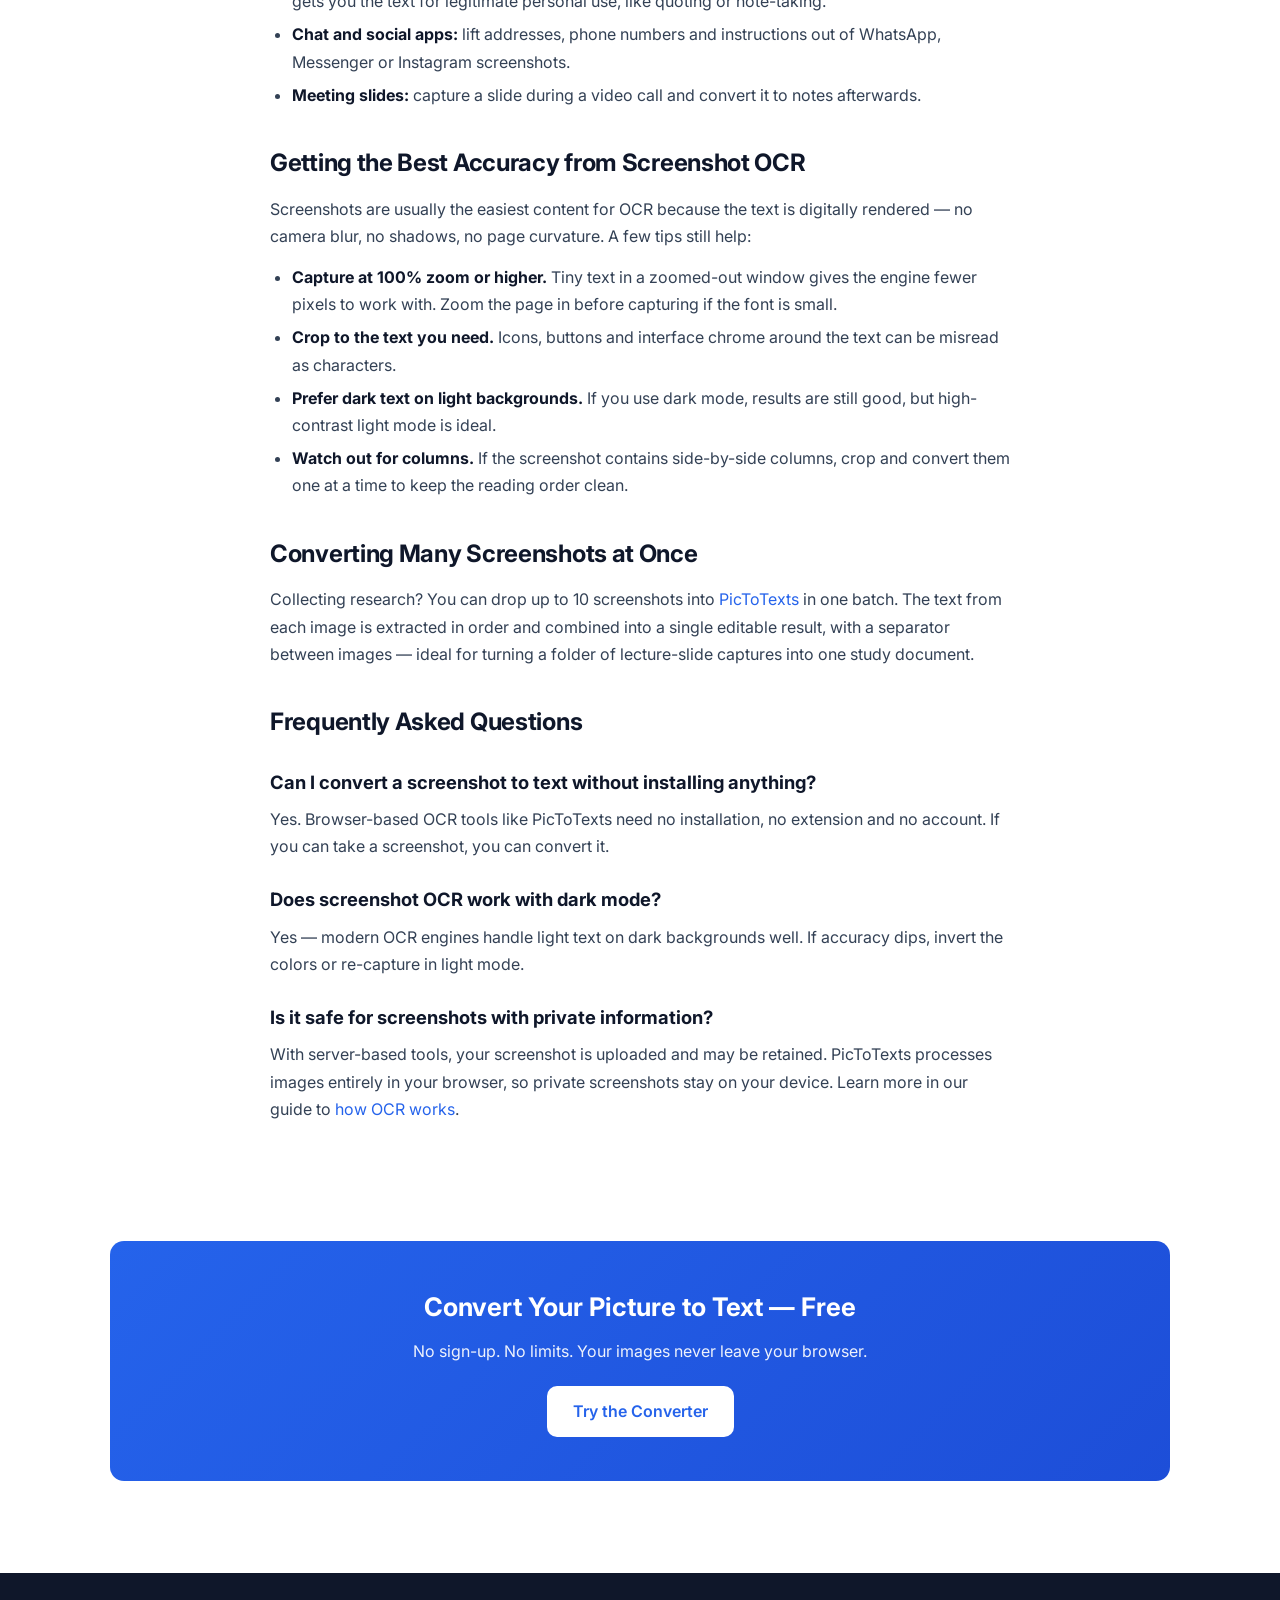
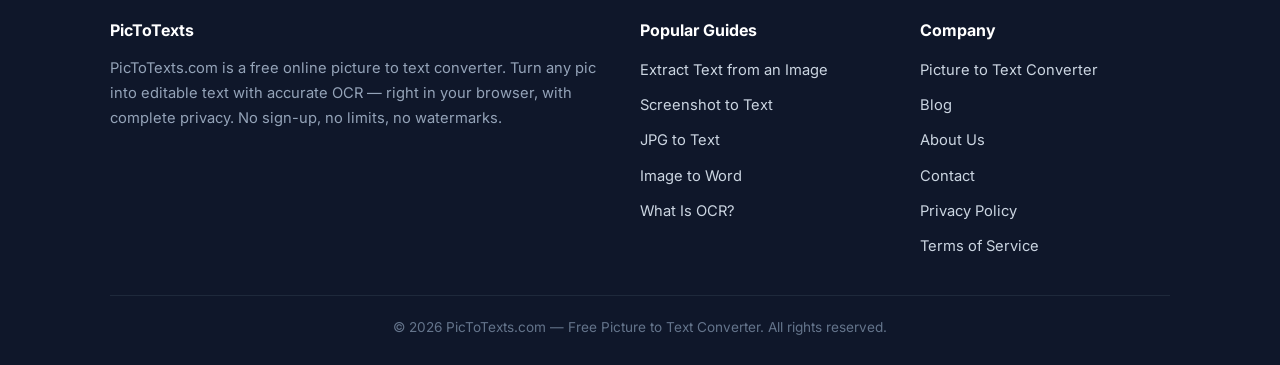
<file: blog/screenshot-to-text.html>
<!DOCTYPE html>
<html lang="en">
<head>
<meta charset="UTF-8">
<meta name="viewport" content="width=device-width, initial-scale=1.0">
<title>Screenshot to Text: Copy Text from Any Screenshot (2026 Guide) | PicToTexts</title>
<meta name="description" content="Convert a screenshot to text in seconds. Learn how to copy text from screenshots on Windows, Mac, Android and iPhone — free, no software needed.">
<meta name="robots" content="index,follow,max-image-preview:large">
<link rel="canonical" href="https://pictotexts.com/blog/screenshot-to-text">
<meta name="theme-color" content="#2563eb">
<meta property="og:type" content="article">
<meta property="og:site_name" content="PicToTexts">
<meta property="og:locale" content="en_US">
<meta property="og:title" content="Screenshot to Text: Copy Text from Any Screenshot (2026 Guide) | PicToTexts">
<meta property="og:description" content="Convert a screenshot to text in seconds. Learn how to copy text from screenshots on Windows, Mac, Android and iPhone — free, no software needed.">
<meta property="og:url" content="https://pictotexts.com/blog/screenshot-to-text">
<meta property="og:image" content="https://pictotexts.com/assets/og-image.png">
<meta property="og:image:width" content="1200">
<meta property="og:image:height" content="630">
<meta name="twitter:card" content="summary_large_image">
<meta name="twitter:title" content="Screenshot to Text: Copy Text from Any Screenshot (2026 Guide) | PicToTexts">
<meta name="twitter:description" content="Convert a screenshot to text in seconds. Learn how to copy text from screenshots on Windows, Mac, Android and iPhone — free, no software needed.">
<meta name="twitter:image" content="https://pictotexts.com/assets/og-image.png">
<link rel="icon" type="image/svg+xml" href="/favicon.svg">
<link rel="icon" type="image/png" sizes="32x32" href="/favicon-32.png">
<link rel="apple-touch-icon" href="/apple-touch-icon.png">
<link rel="preconnect" href="https://fonts.googleapis.com">
<link rel="preconnect" href="https://fonts.gstatic.com" crossorigin>
<link href="https://fonts.googleapis.com/css2?family=Inter:wght@400;500;600;700;800&display=swap" rel="stylesheet">
<link rel="stylesheet" href="/styles.css">
<script type="application/ld+json">{"@context": "https://schema.org", "@type": "Article", "headline": "Screenshot to Text: Copy Text from Any Screenshot (2026 Guide)", "description": "Convert a screenshot to text in seconds. Learn how to copy text from screenshots on Windows, Mac, Android and iPhone \u2014 free, no software needed.", "author": {"@type": "Organization", "name": "PicToTexts", "url": "https://pictotexts.com/about"}, "publisher": {"@type": "Organization", "name": "PicToTexts", "logo": {"@type": "ImageObject", "url": "https://pictotexts.com/assets/og-image.png"}}, "datePublished": "2026-08-08", "dateModified": "2026-08-08", "mainEntityOfPage": "https://pictotexts.com/blog/screenshot-to-text", "image": "https://pictotexts.com/assets/og-image.png"}</script>
<script type="application/ld+json">{"@context": "https://schema.org", "@type": "BreadcrumbList", "itemListElement": [{"@type": "ListItem", "position": 1, "name": "Home", "item": "https://pictotexts.com/"}, {"@type": "ListItem", "position": 2, "name": "Blog", "item": "https://pictotexts.com/blog/"}, {"@type": "ListItem", "position": 3, "name": "Screenshot to Text: Copy Text from Any Screenshot (2026 Guide)", "item": "https://pictotexts.com/blog/screenshot-to-text"}]}</script>
</head>
<body><header>
<div class="container nav">
<a class="logo" href="/" aria-label="PicToTexts home"><svg viewBox="0 0 32 32" fill="none" xmlns="http://www.w3.org/2000/svg" aria-hidden="true"><rect x="2" y="2" width="28" height="28" rx="7" fill="#2563eb"/><path d="M9 11h14M9 16h14M9 21h8" stroke="#fff" stroke-width="2.6" stroke-linecap="round"/></svg>Pic<span>To</span>Texts</a>
<button class="menu-btn" id="menuBtn" aria-label="Open menu"><svg fill="none" viewBox="0 0 24 24" stroke-width="2"><path stroke-linecap="round" d="M4 6h16M4 12h16M4 18h16"/></svg></button>
<ul class="nav-links" id="navLinks">
<li><a href="/">Picture to Text</a></li>
<li><a href="/blog/">Blog</a></li>
<li><a href="/about">About</a></li>
<li><a href="/contact">Contact</a></li>
</ul>
</div>
</header>
<div class="page-head"><div class="container"><h1>Screenshot to Text: Copy Text from Any Screenshot (2026 Guide)</h1><p>2026-08-08 · 7 min read</p></div></div>
<section><div class="container prose">

<p>Screenshots are everywhere: error messages you need to Google, quotes from videos, paragraphs from apps that block copying, code snippets from tutorials, addresses from chat conversations. The problem is always the same — the text is trapped inside the image. Here is every practical way to convert a screenshot to text, from fastest to most advanced.</p>
<h2>The Fastest Method: Paste Your Screenshot into an OCR Tool</h2>
<p>The quickest workflow doesn't even require saving a file:</p>
<ol>
<li>Take a screenshot (see the shortcuts for your device below).</li>
<li>Open our free <a href="/">screenshot to text converter</a>.</li>
<li>Press <strong>Ctrl+V</strong> (Windows) or <strong>Cmd+V</strong> (Mac) anywhere on the page — the screenshot in your clipboard is picked up automatically.</li>
<li>Wait a few seconds and copy your extracted text.</li>
</ol>
<p>Because the OCR runs inside your browser, the screenshot never leaves your computer — useful when it contains private conversations, account details or work data.</p>
<h2>Screenshot Shortcuts for Every Device</h2>
<h3>Windows</h3>
<p>Press <strong>Win+Shift+S</strong> to open the Snipping Tool overlay and drag over the area you need. The capture goes straight to your clipboard — perfect for the paste method above. <strong>PrtScn</strong> captures the whole screen, and <strong>Alt+PrtScn</strong> captures the active window.</p>
<h3>Mac</h3>
<p>Press <strong>Cmd+Shift+4</strong> to capture a selected area (add <strong>Ctrl</strong> to send it to the clipboard instead of the desktop), or <strong>Cmd+Shift+3</strong> for the full screen.</p>
<h3>Android</h3>
<p>Press <strong>Power+Volume Down</strong>. Then open the screenshot in your browser on our converter, or share it to your computer first.</p>
<h3>iPhone</h3>
<p>Press <strong>Side Button+Volume Up</strong>. iPhones also offer Live Text: touch and hold text inside a screenshot to select it. When Live Text struggles — small fonts, low contrast, unusual layouts — a dedicated OCR tool usually does better.</p>
<h2>Why Copy Text from a Screenshot Instead of Retyping?</h2>
<ul>
<li><strong>Error messages:</strong> paste the exact error into a search engine or a support ticket without typos changing the meaning.</li>
<li><strong>Code snippets:</strong> tutorials in video form often show code you can't select — screenshot it and extract clean, copyable code.</li>
<li><strong>Protected content:</strong> some PDFs, apps and websites disable text selection. A screenshot plus OCR gets you the text for legitimate personal use, like quoting or note-taking.</li>
<li><strong>Chat and social apps:</strong> lift addresses, phone numbers and instructions out of WhatsApp, Messenger or Instagram screenshots.</li>
<li><strong>Meeting slides:</strong> capture a slide during a video call and convert it to notes afterwards.</li>
</ul>
<h2>Getting the Best Accuracy from Screenshot OCR</h2>
<p>Screenshots are usually the easiest content for OCR because the text is digitally rendered — no camera blur, no shadows, no page curvature. A few tips still help:</p>
<ul>
<li><strong>Capture at 100% zoom or higher.</strong> Tiny text in a zoomed-out window gives the engine fewer pixels to work with. Zoom the page in before capturing if the font is small.</li>
<li><strong>Crop to the text you need.</strong> Icons, buttons and interface chrome around the text can be misread as characters.</li>
<li><strong>Prefer dark text on light backgrounds.</strong> If you use dark mode, results are still good, but high-contrast light mode is ideal.</li>
<li><strong>Watch out for columns.</strong> If the screenshot contains side-by-side columns, crop and convert them one at a time to keep the reading order clean.</li>
</ul>
<h2>Converting Many Screenshots at Once</h2>
<p>Collecting research? You can drop up to 10 screenshots into <a href="/">PicToTexts</a> in one batch. The text from each image is extracted in order and combined into a single editable result, with a separator between images — ideal for turning a folder of lecture-slide captures into one study document.</p>
<h2>Frequently Asked Questions</h2>
<h3>Can I convert a screenshot to text without installing anything?</h3>
<p>Yes. Browser-based OCR tools like PicToTexts need no installation, no extension and no account. If you can take a screenshot, you can convert it.</p>
<h3>Does screenshot OCR work with dark mode?</h3>
<p>Yes — modern OCR engines handle light text on dark backgrounds well. If accuracy dips, invert the colors or re-capture in light mode.</p>
<h3>Is it safe for screenshots with private information?</h3>
<p>With server-based tools, your screenshot is uploaded and may be retained. PicToTexts processes images entirely in your browser, so private screenshots stay on your device. Learn more in our guide to <a href="/blog/what-is-ocr">how OCR works</a>.</p>

</div></section>
<section><div class="container"><div class="cta">
<h2>Convert Your Picture to Text — Free</h2>
<p>No sign-up. No limits. Your images never leave your browser.</p>
<a class="btn" href="/">Try the Converter</a>
</div></div></section><footer>
<div class="container">
<div class="foot-grid">
<div>
<h4>PicToTexts</h4>
<p>PicToTexts.com is a free online picture to text converter. Turn any pic into editable text with accurate OCR — right in your browser, with complete privacy. No sign-up, no limits, no watermarks.</p>
</div>
<div>
<h4>Popular Guides</h4>
<ul>
<li><a href="/blog/how-to-extract-text-from-image">Extract Text from an Image</a></li>
<li><a href="/blog/screenshot-to-text">Screenshot to Text</a></li>
<li><a href="/blog/jpg-to-text">JPG to Text</a></li>
<li><a href="/blog/image-to-word">Image to Word</a></li>
<li><a href="/blog/what-is-ocr">What Is OCR?</a></li>
</ul>
</div>
<div>
<h4>Company</h4>
<ul>
<li><a href="/">Picture to Text Converter</a></li>
<li><a href="/blog/">Blog</a></li>
<li><a href="/about">About Us</a></li>
<li><a href="/contact">Contact</a></li>
<li><a href="/privacy-policy">Privacy Policy</a></li>
<li><a href="/terms">Terms of Service</a></li>
</ul>
</div>
</div>
<div class="foot-bottom">© 2026 PicToTexts.com — Free Picture to Text Converter. All rights reserved.</div>
</div>
</footer>
<script src="/app.js" defer></script>
</body>
</html>
</file>
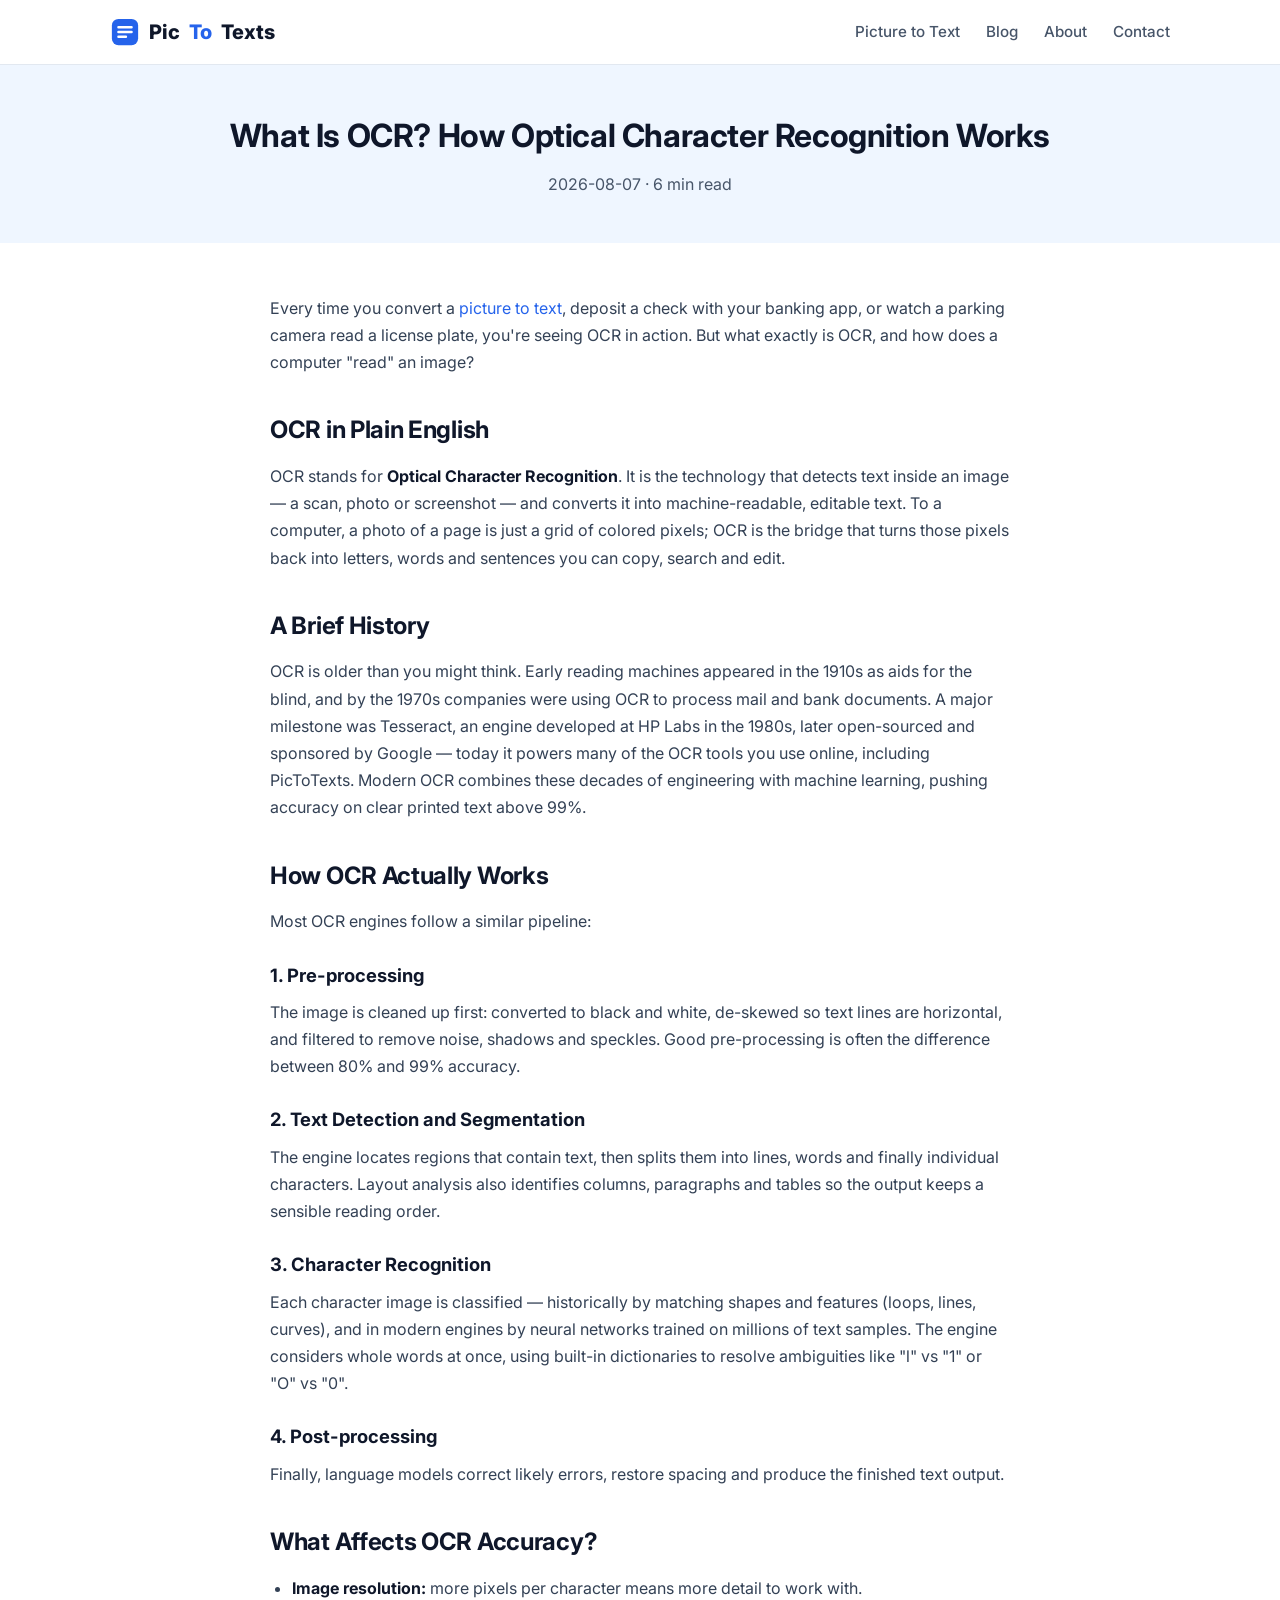
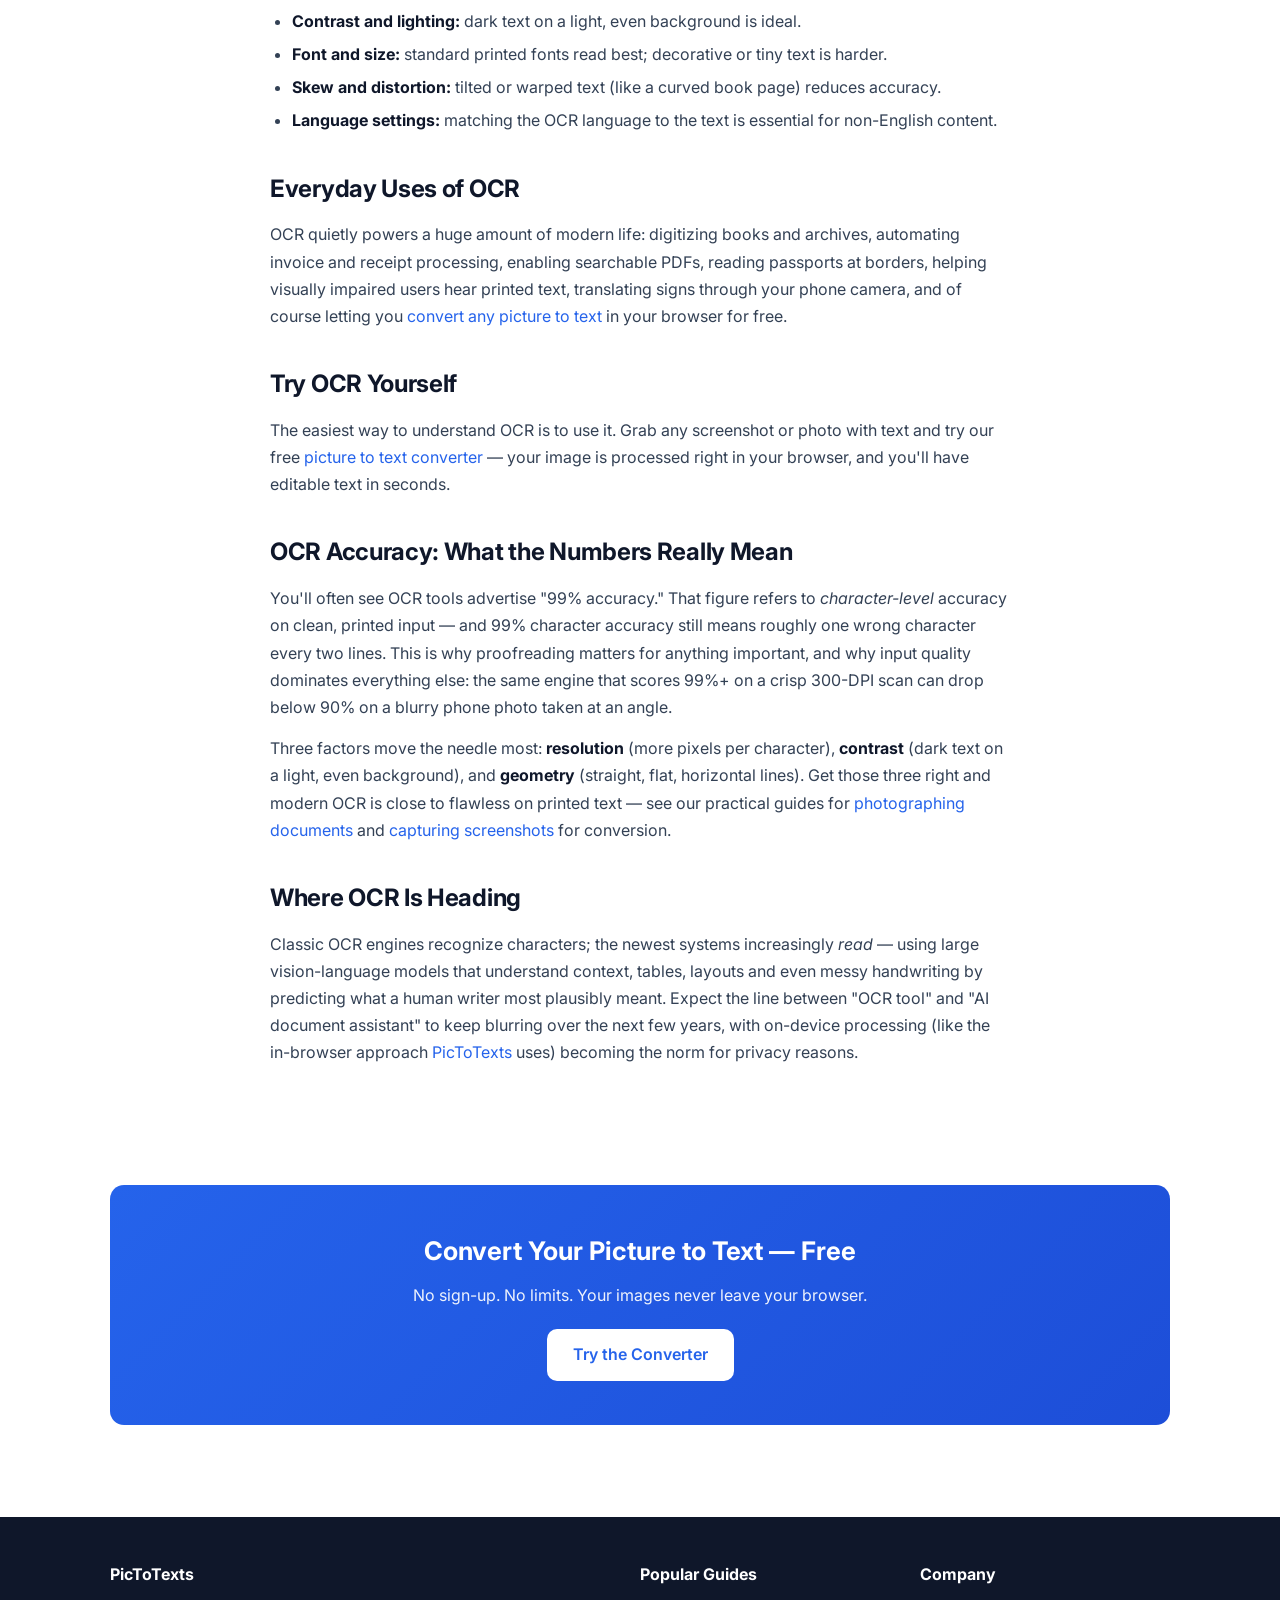
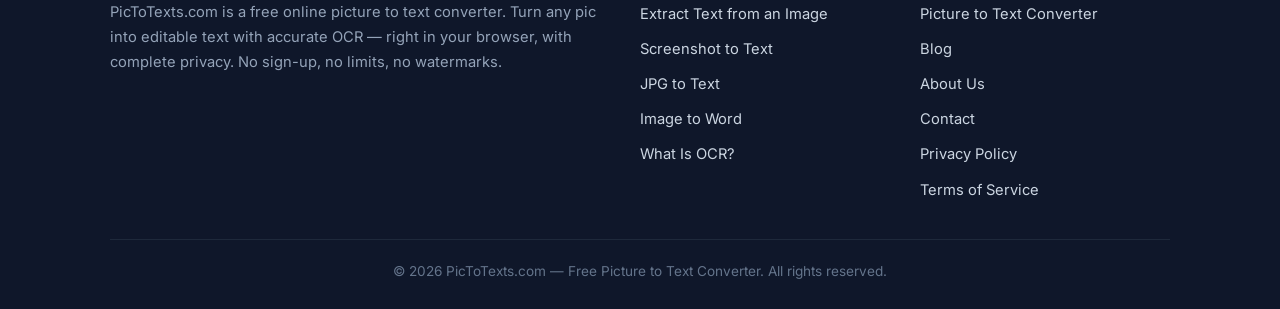
<file: blog/what-is-ocr.html>
<!DOCTYPE html>
<html lang="en">
<head>
<meta charset="UTF-8">
<meta name="viewport" content="width=device-width, initial-scale=1.0">
<title>What Is OCR? How Optical Character Recognition Works | PicToTexts</title>
<meta name="description" content="OCR (Optical Character Recognition) turns images of text into editable text. Learn how OCR works, its history, accuracy factors and everyday uses.">
<meta name="robots" content="index,follow,max-image-preview:large">
<link rel="canonical" href="https://pictotexts.com/blog/what-is-ocr">
<meta name="theme-color" content="#2563eb">
<meta property="og:type" content="article">
<meta property="og:site_name" content="PicToTexts">
<meta property="og:locale" content="en_US">
<meta property="og:title" content="What Is OCR? How Optical Character Recognition Works | PicToTexts">
<meta property="og:description" content="OCR (Optical Character Recognition) turns images of text into editable text. Learn how OCR works, its history, accuracy factors and everyday uses.">
<meta property="og:url" content="https://pictotexts.com/blog/what-is-ocr">
<meta property="og:image" content="https://pictotexts.com/assets/og-image.png">
<meta name="twitter:card" content="summary_large_image">
<meta name="twitter:title" content="What Is OCR? How Optical Character Recognition Works | PicToTexts">
<meta name="twitter:description" content="OCR (Optical Character Recognition) turns images of text into editable text. Learn how OCR works, its history, accuracy factors and everyday uses.">
<meta name="twitter:image" content="https://pictotexts.com/assets/og-image.png">
<link rel="icon" type="image/svg+xml" href="/favicon.svg">
<link rel="icon" type="image/png" sizes="32x32" href="/favicon-32.png">
<link rel="apple-touch-icon" href="/apple-touch-icon.png">
<link rel="preconnect" href="https://fonts.googleapis.com">
<link rel="preconnect" href="https://fonts.gstatic.com" crossorigin>
<link href="https://fonts.googleapis.com/css2?family=Inter:wght@400;500;600;700;800&display=swap" rel="stylesheet">
<link rel="stylesheet" href="/styles.css">
<script type="application/ld+json">{"@context": "https://schema.org", "@type": "Article", "headline": "What Is OCR? How Optical Character Recognition Works", "description": "OCR (Optical Character Recognition) turns images of text into editable text. Learn how OCR works, its history, accuracy factors and everyday uses.", "author": {"@type": "Organization", "name": "PicToTexts"}, "publisher": {"@type": "Organization", "name": "PicToTexts", "logo": {"@type": "ImageObject", "url": "https://pictotexts.com/assets/og-image.png"}}, "datePublished": "2026-08-07", "dateModified": "2026-08-08", "mainEntityOfPage": "https://pictotexts.com/blog/what-is-ocr", "image": "https://pictotexts.com/assets/og-image.png"}</script>
<script type="application/ld+json">{"@context": "https://schema.org", "@type": "BreadcrumbList", "itemListElement": [{"@type": "ListItem", "position": 1, "name": "Home", "item": "https://pictotexts.com/"}, {"@type": "ListItem", "position": 2, "name": "Blog", "item": "https://pictotexts.com/blog/"}, {"@type": "ListItem", "position": 3, "name": "What Is OCR? How Optical Character Recognition Works", "item": "https://pictotexts.com/blog/what-is-ocr"}]}</script>
</head>
<body><header>
<div class="container nav">
<a class="logo" href="/" aria-label="PicToTexts home"><svg viewBox="0 0 32 32" fill="none" xmlns="http://www.w3.org/2000/svg" aria-hidden="true"><rect x="2" y="2" width="28" height="28" rx="7" fill="#2563eb"/><path d="M9 11h14M9 16h14M9 21h8" stroke="#fff" stroke-width="2.6" stroke-linecap="round"/></svg>Pic<span>To</span>Texts</a>
<button class="menu-btn" id="menuBtn" aria-label="Open menu"><svg fill="none" viewBox="0 0 24 24" stroke-width="2"><path stroke-linecap="round" d="M4 6h16M4 12h16M4 18h16"/></svg></button>
<ul class="nav-links" id="navLinks">
<li><a href="/">Picture to Text</a></li>
<li><a href="/blog/">Blog</a></li>
<li><a href="/about">About</a></li>
<li><a href="/contact">Contact</a></li>
</ul>
</div>
</header>
<div class="page-head"><div class="container"><h1>What Is OCR? How Optical Character Recognition Works</h1><p>2026-08-07 · 6 min read</p></div></div>
<section><div class="container prose">

<p>Every time you convert a <a href="/">picture to text</a>, deposit a check with your banking app, or watch a parking camera read a license plate, you're seeing OCR in action. But what exactly is OCR, and how does a computer "read" an image?</p>
<h2>OCR in Plain English</h2>
<p>OCR stands for <strong>Optical Character Recognition</strong>. It is the technology that detects text inside an image — a scan, photo or screenshot — and converts it into machine-readable, editable text. To a computer, a photo of a page is just a grid of colored pixels; OCR is the bridge that turns those pixels back into letters, words and sentences you can copy, search and edit.</p>
<h2>A Brief History</h2>
<p>OCR is older than you might think. Early reading machines appeared in the 1910s as aids for the blind, and by the 1970s companies were using OCR to process mail and bank documents. A major milestone was Tesseract, an engine developed at HP Labs in the 1980s, later open-sourced and sponsored by Google — today it powers many of the OCR tools you use online, including PicToTexts. Modern OCR combines these decades of engineering with machine learning, pushing accuracy on clear printed text above 99%.</p>
<h2>How OCR Actually Works</h2>
<p>Most OCR engines follow a similar pipeline:</p>
<h3>1. Pre-processing</h3>
<p>The image is cleaned up first: converted to black and white, de-skewed so text lines are horizontal, and filtered to remove noise, shadows and speckles. Good pre-processing is often the difference between 80% and 99% accuracy.</p>
<h3>2. Text Detection and Segmentation</h3>
<p>The engine locates regions that contain text, then splits them into lines, words and finally individual characters. Layout analysis also identifies columns, paragraphs and tables so the output keeps a sensible reading order.</p>
<h3>3. Character Recognition</h3>
<p>Each character image is classified — historically by matching shapes and features (loops, lines, curves), and in modern engines by neural networks trained on millions of text samples. The engine considers whole words at once, using built-in dictionaries to resolve ambiguities like "l" vs "1" or "O" vs "0".</p>
<h3>4. Post-processing</h3>
<p>Finally, language models correct likely errors, restore spacing and produce the finished text output.</p>
<h2>What Affects OCR Accuracy?</h2>
<ul>
<li><strong>Image resolution:</strong> more pixels per character means more detail to work with.</li>
<li><strong>Contrast and lighting:</strong> dark text on a light, even background is ideal.</li>
<li><strong>Font and size:</strong> standard printed fonts read best; decorative or tiny text is harder.</li>
<li><strong>Skew and distortion:</strong> tilted or warped text (like a curved book page) reduces accuracy.</li>
<li><strong>Language settings:</strong> matching the OCR language to the text is essential for non-English content.</li>
</ul>
<h2>Everyday Uses of OCR</h2>
<p>OCR quietly powers a huge amount of modern life: digitizing books and archives, automating invoice and receipt processing, enabling searchable PDFs, reading passports at borders, helping visually impaired users hear printed text, translating signs through your phone camera, and of course letting you <a href="/">convert any picture to text</a> in your browser for free.</p>
<h2>Try OCR Yourself</h2>
<p>The easiest way to understand OCR is to use it. Grab any screenshot or photo with text and try our free <a href="/">picture to text converter</a> — your image is processed right in your browser, and you'll have editable text in seconds.</p>


<h2>OCR Accuracy: What the Numbers Really Mean</h2>
<p>You'll often see OCR tools advertise "99% accuracy." That figure refers to <em>character-level</em> accuracy on clean, printed input — and 99% character accuracy still means roughly one wrong character every two lines. This is why proofreading matters for anything important, and why input quality dominates everything else: the same engine that scores 99%+ on a crisp 300-DPI scan can drop below 90% on a blurry phone photo taken at an angle.</p>
<p>Three factors move the needle most: <strong>resolution</strong> (more pixels per character), <strong>contrast</strong> (dark text on a light, even background), and <strong>geometry</strong> (straight, flat, horizontal lines). Get those three right and modern OCR is close to flawless on printed text — see our practical guides for <a href="/blog/jpg-to-text">photographing documents</a> and <a href="/blog/screenshot-to-text">capturing screenshots</a> for conversion.</p>
<h2>Where OCR Is Heading</h2>
<p>Classic OCR engines recognize characters; the newest systems increasingly <em>read</em> — using large vision-language models that understand context, tables, layouts and even messy handwriting by predicting what a human writer most plausibly meant. Expect the line between "OCR tool" and "AI document assistant" to keep blurring over the next few years, with on-device processing (like the in-browser approach <a href="/">PicToTexts</a> uses) becoming the norm for privacy reasons.</p>
</div></section>
<section><div class="container"><div class="cta">
<h2>Convert Your Picture to Text — Free</h2>
<p>No sign-up. No limits. Your images never leave your browser.</p>
<a class="btn" href="/">Try the Converter</a>
</div></div></section>
<footer>
<div class="container">
<div class="foot-grid">
<div>
<h4>PicToTexts</h4>
<p>PicToTexts.com is a free online picture to text converter. Turn any pic into editable text with accurate OCR — right in your browser, with complete privacy. No sign-up, no limits, no watermarks.</p>
</div>
<div>
<h4>Popular Guides</h4>
<ul>
<li><a href="/blog/how-to-extract-text-from-image">Extract Text from an Image</a></li>
<li><a href="/blog/screenshot-to-text">Screenshot to Text</a></li>
<li><a href="/blog/jpg-to-text">JPG to Text</a></li>
<li><a href="/blog/image-to-word">Image to Word</a></li>
<li><a href="/blog/what-is-ocr">What Is OCR?</a></li>
</ul>
</div>
<div>
<h4>Company</h4>
<ul>
<li><a href="/">Picture to Text Converter</a></li>
<li><a href="/blog/">Blog</a></li>
<li><a href="/about">About Us</a></li>
<li><a href="/contact">Contact</a></li>
<li><a href="/privacy-policy">Privacy Policy</a></li>
<li><a href="/terms">Terms of Service</a></li>
</ul>
</div>
</div>
<div class="foot-bottom">© 2026 PicToTexts.com — Free Picture to Text Converter. All rights reserved.</div>
</div>
</footer>
<script src="/app.js" defer></script>
</body>
</html>
</file>
<file: styles.css>
:root{
  --blue:#2563eb;
  --blue-dark:#1d4ed8;
  --blue-light:#eff6ff;
  --ink:#0f172a;
  --gray:#475569;
  --gray-light:#94a3b8;
  --border:#e2e8f0;
  --bg:#f8fafc;
  --white:#ffffff;
  --green:#16a34a;
  --radius:14px;
  --shadow:0 4px 24px rgba(15,23,42,.06);
}
*{margin:0;padding:0;box-sizing:border-box}
html{scroll-behavior:smooth}
body{font-family:'Inter',-apple-system,BlinkMacSystemFont,'Segoe UI',Roboto,Helvetica,Arial,sans-serif;color:var(--ink);background:var(--white);line-height:1.7;font-size:16px}
.container{max-width:1100px;margin:0 auto;padding:0 20px}
a{color:var(--blue);text-decoration:none}
a:hover{text-decoration:underline}

/* Header */
header{position:sticky;top:0;z-index:50;background:rgba(255,255,255,.92);backdrop-filter:blur(8px);border-bottom:1px solid var(--border)}
.nav{display:flex;align-items:center;justify-content:space-between;height:64px}
.logo{display:flex;align-items:center;gap:9px;font-weight:800;font-size:1.25rem;color:var(--ink);text-decoration:none}
.logo:hover{text-decoration:none}
.logo svg{width:30px;height:30px}
.logo span{color:var(--blue)}
.nav-links{display:flex;gap:26px;list-style:none;align-items:center}
.nav-links a{color:var(--gray);font-weight:500;font-size:.95rem}
.nav-links a:hover{color:var(--blue);text-decoration:none}
.menu-btn{display:none;background:none;border:none;cursor:pointer;padding:6px}
.menu-btn svg{width:26px;height:26px;stroke:var(--ink)}
@media(max-width:768px){
  .menu-btn{display:block}
  .nav-links{display:none;position:absolute;top:64px;left:0;right:0;background:var(--white);flex-direction:column;padding:18px 20px;gap:16px;border-bottom:1px solid var(--border);box-shadow:var(--shadow);align-items:flex-start}
  .nav-links.open{display:flex}
}

/* Hero */
.hero{background:linear-gradient(180deg,var(--blue-light) 0%,#ffffff 100%);padding:48px 0 30px;text-align:center}
.hero h1{font-size:2.3rem;font-weight:800;letter-spacing:-.5px;margin-bottom:14px}
.hero h1 em{font-style:normal;color:var(--blue)}
.hero p.sub{max-width:720px;margin:0 auto;color:var(--gray);font-size:1.08rem}
@media(max-width:600px){.hero h1{font-size:1.65rem}}

/* Tool */
.tool-wrap{padding:28px 0 10px}
.dropzone{border:2px dashed var(--blue);border-radius:var(--radius);background:var(--blue-light);padding:46px 24px;text-align:center;cursor:pointer;transition:.2s;max-width:820px;margin:0 auto}
.dropzone:hover,.dropzone.drag{background:#dbeafe;border-color:var(--blue-dark)}
.dropzone svg{width:52px;height:52px;margin-bottom:10px}
.dropzone .dz-title{font-size:1.15rem;font-weight:700}
.dropzone .dz-hint{color:var(--gray);font-size:.92rem;margin-top:6px}
.dropzone .btn{margin-top:16px}
.btn{display:inline-block;background:var(--blue);color:#fff;font-weight:600;border:none;border-radius:10px;padding:12px 26px;font-size:1rem;cursor:pointer;transition:.2s}
.btn:hover{background:var(--blue-dark);text-decoration:none}
.btn.secondary{background:var(--white);color:var(--blue);border:1.5px solid var(--blue)}
.btn.secondary:hover{background:var(--blue-light)}
.btn:disabled{opacity:.55;cursor:not-allowed}
.tool-options{display:flex;gap:14px;justify-content:center;align-items:center;flex-wrap:wrap;margin:18px auto 0;max-width:820px}
.tool-options label{font-weight:600;font-size:.95rem}
.tool-options select{padding:9px 12px;border:1.5px solid var(--border);border-radius:9px;font-size:.95rem;background:#fff;color:var(--ink)}
.progress-wrap{max-width:820px;margin:20px auto 0;display:none}
.progress-bar{height:10px;background:var(--border);border-radius:6px;overflow:hidden}
.progress-fill{height:100%;width:0;background:var(--blue);transition:width .25s}
.progress-label{text-align:center;color:var(--gray);font-size:.9rem;margin-top:8px}
.preview-list{max-width:820px;margin:16px auto 0;display:flex;gap:10px;flex-wrap:wrap;justify-content:center}
.preview-list img{height:70px;border-radius:8px;border:1px solid var(--border)}
.result-wrap{max-width:820px;margin:22px auto 0;display:none}
.result-head{display:flex;justify-content:space-between;align-items:center;flex-wrap:wrap;gap:10px;margin-bottom:10px}
.result-head h2{font-size:1.15rem}
.result-actions{display:flex;gap:8px;flex-wrap:wrap}
.result-actions .btn{padding:8px 16px;font-size:.9rem}
#resultText{width:100%;min-height:220px;padding:16px;border:1.5px solid var(--border);border-radius:var(--radius);font-size:1rem;font-family:inherit;line-height:1.6;resize:vertical;background:var(--bg)}
.word-count{color:var(--gray-light);font-size:.85rem;margin-top:6px}
.copied{color:var(--green)!important}

/* Sections */
section{padding:52px 0}
section.alt{background:var(--bg)}
.sec-title{font-size:1.8rem;font-weight:800;text-align:center;margin-bottom:10px;letter-spacing:-.4px}
.sec-sub{text-align:center;color:var(--gray);max-width:680px;margin:0 auto 36px}
.steps{display:grid;grid-template-columns:repeat(3,1fr);gap:24px}
.step{background:var(--white);border:1px solid var(--border);border-radius:var(--radius);padding:26px;box-shadow:var(--shadow)}
.step .num{width:38px;height:38px;border-radius:50%;background:var(--blue);color:#fff;font-weight:700;display:flex;align-items:center;justify-content:center;margin-bottom:14px}
.step h3{font-size:1.08rem;margin-bottom:8px}
.step p{color:var(--gray);font-size:.95rem}
.features{display:grid;grid-template-columns:repeat(3,1fr);gap:22px}
.feature{background:var(--white);border:1px solid var(--border);border-radius:var(--radius);padding:24px}
.feature .ico{width:44px;height:44px;border-radius:10px;background:var(--blue-light);display:flex;align-items:center;justify-content:center;margin-bottom:12px}
.feature .ico svg{width:24px;height:24px}
.feature h3{font-size:1.05rem;margin-bottom:6px}
.feature p{color:var(--gray);font-size:.93rem}
@media(max-width:820px){.steps,.features{grid-template-columns:1fr 1fr}}
@media(max-width:560px){.steps,.features{grid-template-columns:1fr}}

/* Prose / article */
.prose{max-width:780px;margin:0 auto}
.prose h2{font-size:1.5rem;margin:34px 0 12px;letter-spacing:-.3px}
.prose h3{font-size:1.15rem;margin:24px 0 8px}
.prose p{margin-bottom:14px;color:#334155}
.prose ul,.prose ol{margin:0 0 14px 22px;color:#334155}
.prose li{margin-bottom:6px}
.prose strong{color:var(--ink)}
.article-meta{color:var(--gray-light);font-size:.9rem;margin-bottom:20px}
.page-head{background:var(--blue-light);padding:44px 0;text-align:center}
.page-head h1{font-size:2rem;letter-spacing:-.4px}
.page-head p{color:var(--gray);margin-top:8px}

/* FAQ */
.faq{max-width:780px;margin:0 auto}
.faq details{background:var(--white);border:1px solid var(--border);border-radius:12px;margin-bottom:12px;padding:0 20px}
.faq summary{font-weight:600;padding:16px 0;cursor:pointer;list-style:none;display:flex;justify-content:space-between;align-items:center}
.faq summary::after{content:"+";font-size:1.3rem;color:var(--blue);font-weight:400}
.faq details[open] summary::after{content:"–"}
.faq details p{padding-bottom:16px;color:var(--gray)}

/* Blog cards */
.blog-grid{display:grid;grid-template-columns:repeat(3,1fr);gap:22px}
.blog-card{background:var(--white);border:1px solid var(--border);border-radius:var(--radius);padding:24px;box-shadow:var(--shadow);display:flex;flex-direction:column}
.blog-card h3{font-size:1.08rem;margin-bottom:8px;line-height:1.4}
.blog-card h3 a{color:var(--ink)}
.blog-card p{color:var(--gray);font-size:.92rem;flex:1}
.blog-card .read{margin-top:12px;font-weight:600;font-size:.92rem}
@media(max-width:820px){.blog-grid{grid-template-columns:1fr}}

/* CTA */
.cta{background:linear-gradient(135deg,var(--blue) 0%,var(--blue-dark) 100%);border-radius:var(--radius);padding:44px 30px;text-align:center;color:#fff}
.cta h2{font-size:1.6rem;margin-bottom:10px}
.cta p{opacity:.92;margin-bottom:20px}
.cta .btn{background:#fff;color:var(--blue)}
.cta .btn:hover{background:var(--blue-light)}

/* Footer */
footer{background:var(--ink);color:#cbd5e1;padding:44px 0 26px;margin-top:40px}
.foot-grid{display:grid;grid-template-columns:2fr 1fr 1fr;gap:30px;margin-bottom:28px}
.foot-grid h4{color:#fff;font-size:1rem;margin-bottom:12px}
.foot-grid p{font-size:.92rem;color:#94a3b8}
.foot-grid ul{list-style:none}
.foot-grid li{margin-bottom:8px}
.foot-grid a{color:#cbd5e1;font-size:.92rem}
.foot-grid a:hover{color:#fff}
.foot-bottom{border-top:1px solid #1e293b;padding-top:20px;text-align:center;font-size:.85rem;color:#64748b}
@media(max-width:700px){.foot-grid{grid-template-columns:1fr}}

/* Misc */
.notice{background:#fef9c3;border:1px solid #fde047;border-radius:10px;padding:12px 16px;font-size:.92rem;max-width:820px;margin:14px auto 0;display:none}
.center{text-align:center}

/* Comparison table */
.cmp-table{width:100%;border-collapse:collapse;margin:14px 0 20px;font-size:.95rem}
.cmp-table th,.cmp-table td{border:1px solid var(--border);padding:10px 14px;text-align:left}
.cmp-table thead th{background:var(--blue-light);color:var(--ink);font-weight:700}
.cmp-table tbody tr:nth-child(even){background:var(--bg)}
</file>
